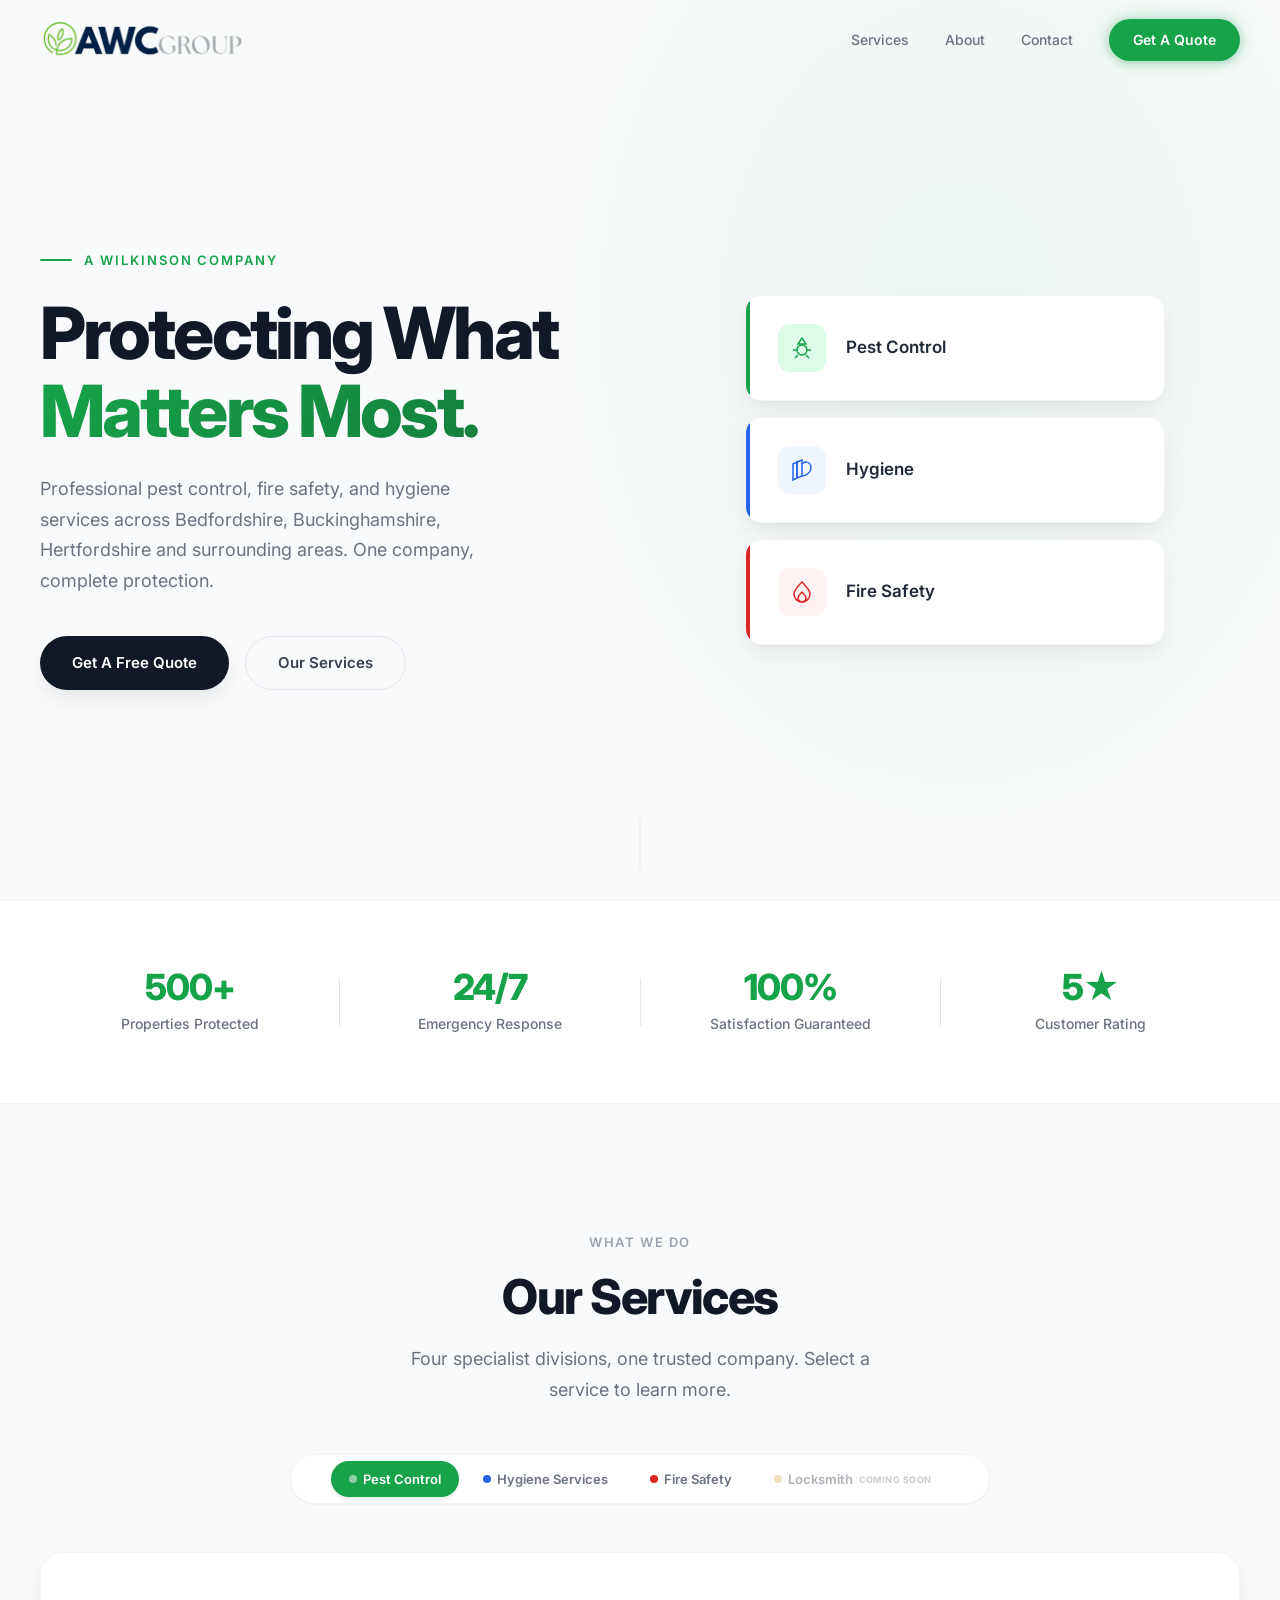
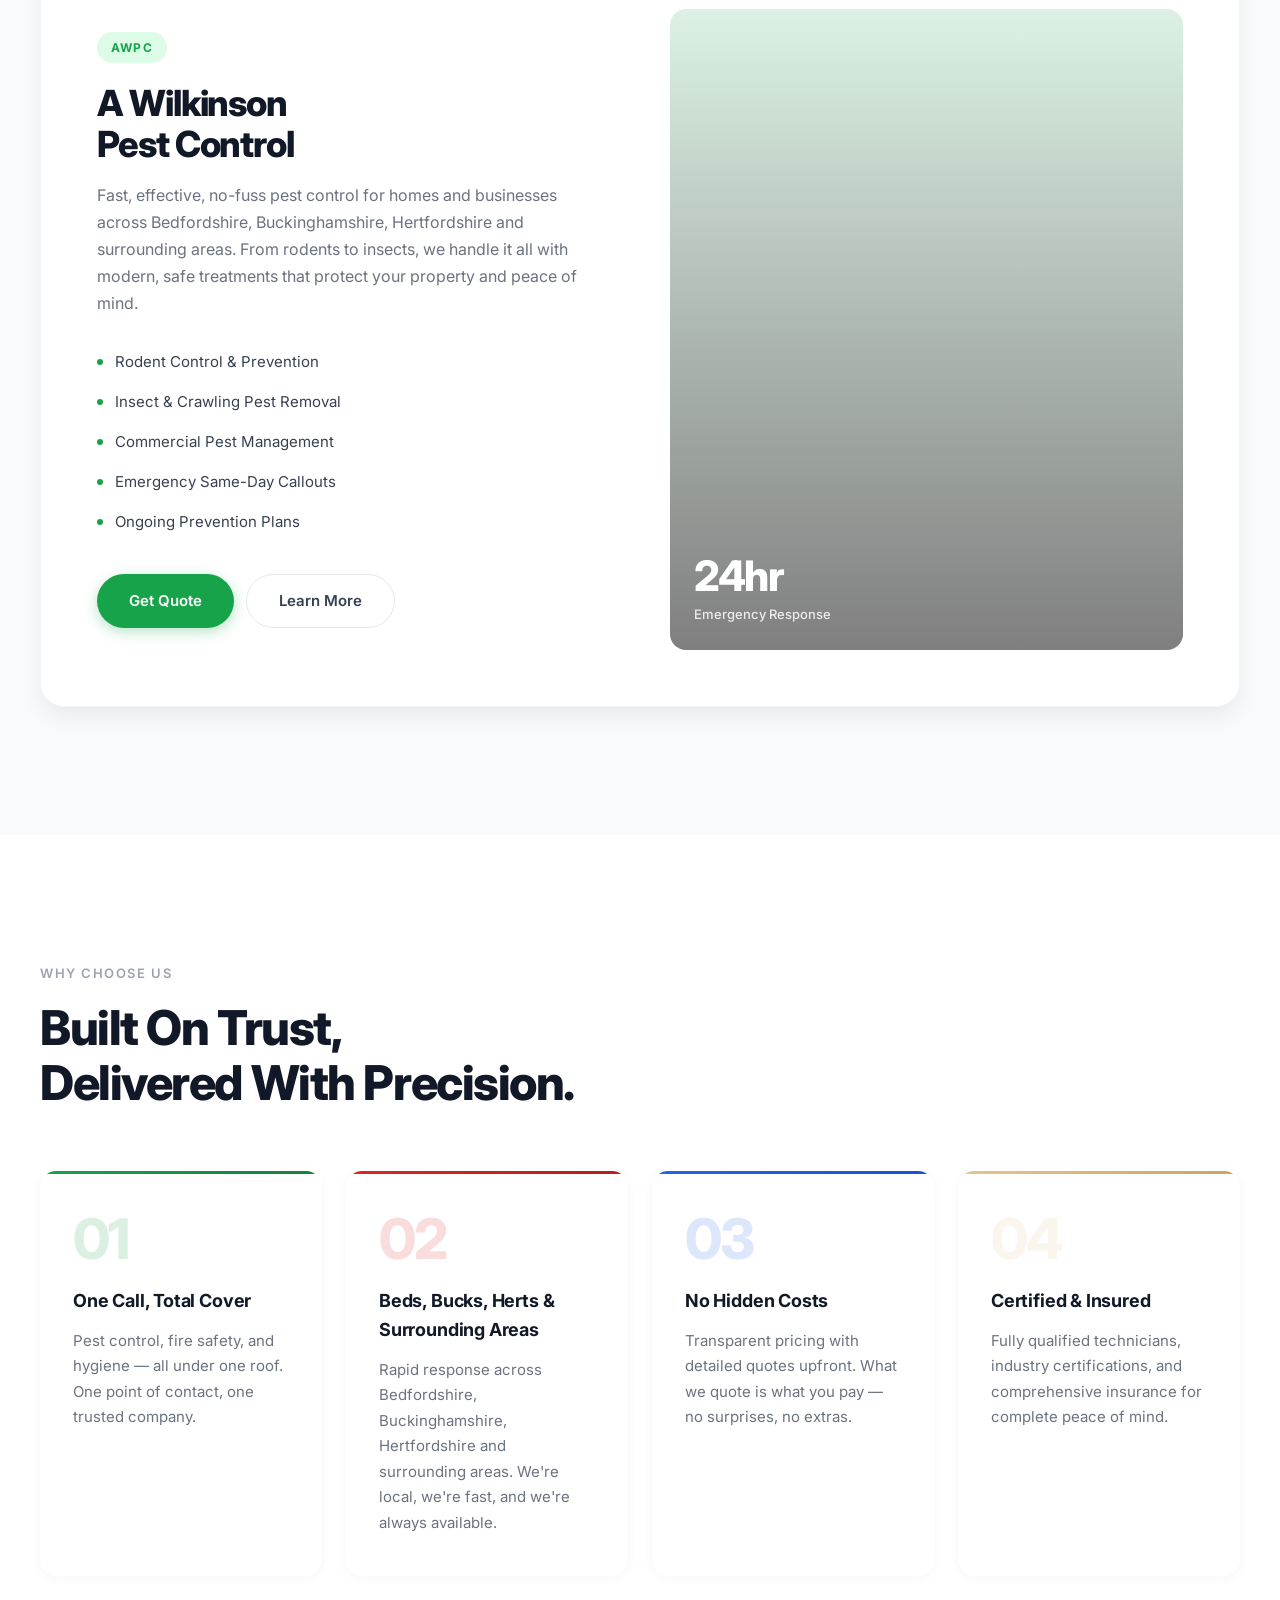
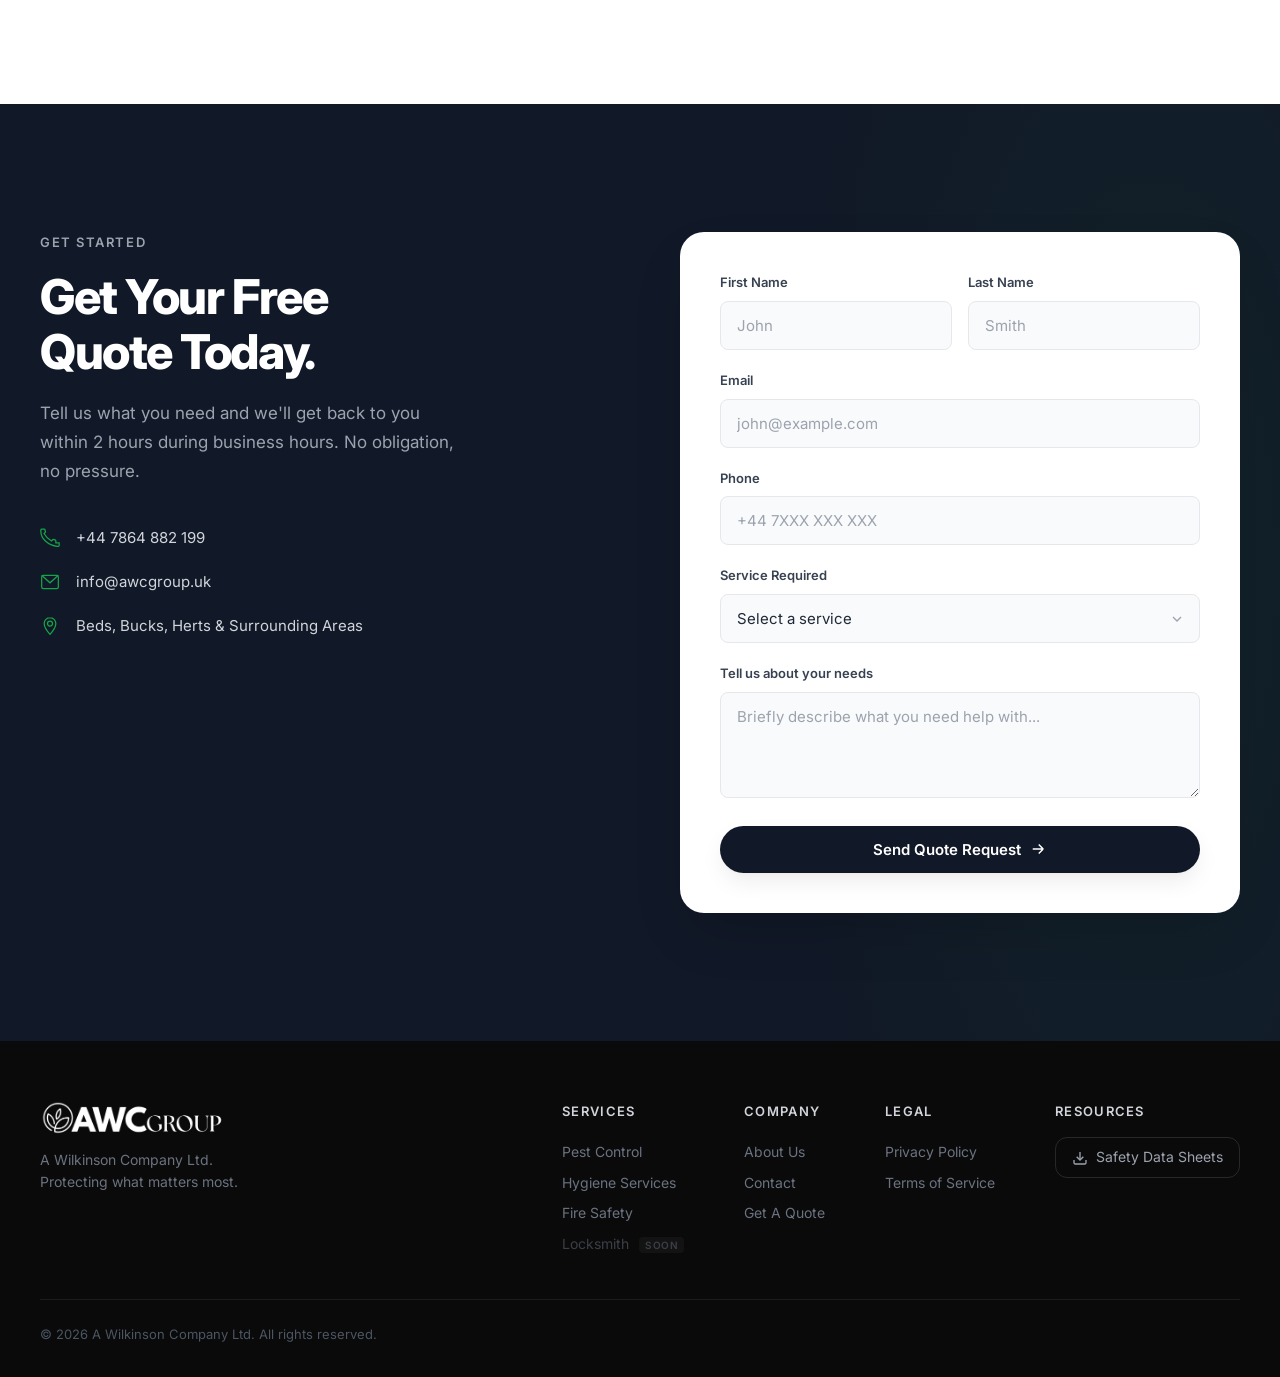
<file: index.html>
<!DOCTYPE html>
<html lang="en">
<head>
    <meta charset="UTF-8">
    <meta name="viewport" content="width=device-width, initial-scale=1.0">
    <title>AWC Group | A Wilkinson Company</title>
    <link rel="icon" type="image/png" href="Assets/logos/awc-brand-circle.png">
    <link rel="apple-touch-icon" href="Assets/logos/awc-brand-circle.png">
    <link rel="preconnect" href="https://fonts.googleapis.com">
    <link rel="preconnect" href="https://fonts.gstatic.com" crossorigin>
    <link href="https://fonts.googleapis.com/css2?family=Inter:wght@300;400;500;600;700;800;900&display=swap" rel="stylesheet">
    <link rel="stylesheet" href="css/style.css?v=20260326">
    <link rel="stylesheet" href="css/animations.css?v=20260326">
</head>
<body>

    <!-- ===== NAVIGATION ===== -->
    <nav class="nav" id="nav">
        <div class="nav__container">
            <a href="index.html" class="nav__logo">
                <img src="Assets/AWC-Brand-Logo-Flat-e1769148801666.webp" alt="AWC Group" class="nav__logo-img">
            </a>

            <div class="nav__links">
                <div class="nav__dropdown">
                    <span class="nav__link" style="cursor: default;">Services</span>
                    <div class="nav__dropdown-menu">
                        <a href="pest-control.html" class="nav__dropdown-item nav__dropdown-item--pest">
                            <span class="nav__dropdown-dot"></span>Pest Control
                        </a>
                        <a href="hygiene-services.html" class="nav__dropdown-item nav__dropdown-item--hygiene">
                            <span class="nav__dropdown-dot"></span>Hygiene Services
                        </a>
                        <a href="fire-safety.html" class="nav__dropdown-item nav__dropdown-item--fire">
                            <span class="nav__dropdown-dot"></span>Fire Safety
                        </a>
                        <a href="#" class="nav__dropdown-item nav__dropdown-item--locksmith nav__dropdown-item--coming-soon">
                            <span class="nav__dropdown-dot"></span>Locksmith<span class="nav__dropdown-coming-soon">Coming Soon</span>
                        </a>
                    </div>
                </div>
                <a href="#about" class="nav__link">About</a>
                <a href="#quote" class="nav__link">Contact</a>
                <a href="#quote" class="nav__cta">Get A Quote</a>
            </div>

            <button class="nav__mobile-toggle" id="mobileToggle" aria-label="Menu">
                <span></span>
                <span></span>
                <span></span>
            </button>
        </div>
    </nav>

    <!-- Mobile Menu -->
    <div class="mobile-menu" id="mobileMenu">
        <div class="mobile-menu__bg"></div>
        <div class="mobile-menu__inner">
            <div class="mobile-menu__services">
                <p class="mobile-menu__services-label">Our Divisions</p>
                <div class="mobile-menu__services-grid">
                    <a href="pest-control.html" class="mobile-menu__service-card mobile-menu__service-card--pest mobile-menu__service-card--active" data-index="4">
                        <div class="mobile-menu__service-icon">
                            <svg viewBox="0 0 24 24" fill="none" stroke="currentColor" stroke-width="1.5"><path d="M12 2L8 8H16L12 2Z"/><circle cx="12" cy="14" r="5"/><path d="M7 14H3M21 14H17"/></svg>
                        </div>
                        <div class="mobile-menu__service-info">
                            <span class="mobile-menu__service-name">Pest Control</span>
                            <span class="mobile-menu__service-tag">AWPC</span>
                        </div>
                        <svg class="mobile-menu__service-arrow" viewBox="0 0 24 24" fill="none" stroke="currentColor" stroke-width="2"><path d="M5 12H19M19 12L13 6M19 12L13 18"/></svg>
                    </a>
                    <a href="hygiene-services.html" class="mobile-menu__service-card mobile-menu__service-card--hygiene mobile-menu__service-card--active" data-index="5">
                        <div class="mobile-menu__service-icon">
                            <svg viewBox="0 0 24 24" fill="none" stroke="currentColor" stroke-width="1.5"><path d="M12 22S20 18 20 12V5L12 2L4 5V12C4 18 12 22 12 22Z"/></svg>
                        </div>
                        <div class="mobile-menu__service-info">
                            <span class="mobile-menu__service-name">Hygiene Services</span>
                            <span class="mobile-menu__service-tag">AWHS</span>
                        </div>
                        <svg class="mobile-menu__service-arrow" viewBox="0 0 24 24" fill="none" stroke="currentColor" stroke-width="2"><path d="M5 12H19M19 12L13 6M19 12L13 18"/></svg>
                    </a>
                    <a href="fire-safety.html" class="mobile-menu__service-card mobile-menu__service-card--fire mobile-menu__service-card--active" data-index="6">
                        <div class="mobile-menu__service-icon">
                            <svg viewBox="0 0 24 24" fill="none" stroke="currentColor" stroke-width="1.5"><path d="M12 2C8 6 4 10 4 14C4 18.4 7.6 22 12 22C16.4 22 20 18.4 20 14C20 10 16 6 12 2Z"/></svg>
                        </div>
                        <div class="mobile-menu__service-info">
                            <span class="mobile-menu__service-name">Fire Safety</span>
                            <span class="mobile-menu__service-tag">AWFS</span>
                        </div>
                        <svg class="mobile-menu__service-arrow" viewBox="0 0 24 24" fill="none" stroke="currentColor" stroke-width="2"><path d="M5 12H19M19 12L13 6M19 12L13 18"/></svg>
                    </a>
                    <div class="mobile-menu__coming-soon-row">
                        <div class="mobile-menu__service-card mobile-menu__service-card--locksmith mobile-menu__service-card--coming-soon" data-index="7">
                            <div class="mobile-menu__service-icon">
                                <svg viewBox="0 0 24 24" fill="none" stroke="currentColor" stroke-width="1.5"><path d="M21 2L19 4M15.5 7.5L19 4M19 4L22 7L18.5 10.5M15.5 7.5L10.5 12.5C9 11 6.5 11 5 12.5C3.5 14 3.5 16.5 5 18C6.5 19.5 9 19.5 10.5 18C12 16.5 12 14 10.5 12.5M15.5 7.5L12 11"/></svg>
                            </div>
                            <div class="mobile-menu__service-info">
                                <span class="mobile-menu__service-name">Locksmith</span>
                                <span class="mobile-menu__service-coming-soon">Coming Soon</span>
                            </div>
                        </div>
                    </div>
                </div>
            </div>
            <div class="mobile-menu__bottom" data-index="8">
                <a href="#quote" class="mobile-menu__cta-btn">
                    Get A Free Quote
                    <svg viewBox="0 0 24 24" fill="none" stroke="currentColor" stroke-width="2" width="18" height="18"><path d="M5 12H19M19 12L13 6M19 12L13 18"/></svg>
                </a>
                <div class="mobile-menu__nav-links">
                    <a href="#about" class="mobile-menu__nav-link">About</a>
                    <a href="#quote" class="mobile-menu__nav-link">Contact</a>
                </div>
                <div class="mobile-menu__contact">
                    <span>info@awcgroup.uk</span>
                    <span>Beds, Bucks, Herts & Surrounding Areas</span>
                </div>
            </div>
        </div>
    </div>

    <!-- ===== HERO ===== -->
    <section class="hero" id="hero">
        <div class="hero__bg">
            <div class="hero__bg-image"></div>
            <div class="hero__gradient"></div>
        </div>
        <div class="hero__container">
            <div class="hero__content fade-up">
                <p class="hero__label">A Wilkinson Company</p>
                <h1 class="hero__title">
                    Protecting What<br>
                    <span class="hero__title-accent">Matters Most.</span>
                </h1>
                <p class="hero__subtitle">
                    Professional pest control, fire safety, and hygiene services across Bedfordshire, Buckinghamshire, Hertfordshire and surrounding areas. One company, complete protection.
                </p>
                <div class="hero__actions">
                    <a href="#quote" class="btn btn--primary">Get A Free Quote</a>
                    <a href="#services" class="btn btn--ghost">Our Services</a>
                </div>
            </div>
            <div class="hero__visual fade-up" style="animation-delay: 0.2s">
                <div class="hero__cards">
                    <div class="hero__card hero__card--pest" data-service="pest">
                        <div class="hero__card-icon">
                            <svg viewBox="0 0 24 24" fill="none" stroke="currentColor" stroke-width="1.5"><path d="M12 2L8 8H16L12 2Z"/><circle cx="12" cy="14" r="5"/><path d="M7 14H3M21 14H17M8 19L5 22M16 19L19 22"/></svg>
                        </div>
                        <span>Pest Control</span>
                    </div>
                    <div class="hero__card hero__card--hygiene" data-service="hygiene">
                        <div class="hero__card-icon">
                            <svg viewBox="0 0 24 24" fill="none" stroke="currentColor" stroke-width="1.5"><path d="M3 6L7 4V20L3 22V6Z"/><path d="M7 4L12 2V18L7 20V4Z"/><path d="M12 6C12 6 14 4 16 4C20 4 21 8 21 10C21 14 16 18 12 18"/></svg>
                        </div>
                        <span>Hygiene</span>
                    </div>
                    <div class="hero__card hero__card--fire" data-service="fire">
                        <div class="hero__card-icon">
                            <svg viewBox="0 0 24 24" fill="none" stroke="currentColor" stroke-width="1.5"><path d="M12 2C8 6 4 10 4 14C4 18.4 7.6 22 12 22C16.4 22 20 18.4 20 14C20 10 16 6 12 2Z"/><path d="M12 22C10 22 8 20 8 18C8 16 10 14 12 12C14 14 16 16 16 18C16 20 14 22 12 22Z"/></svg>
                        </div>
                        <span>Fire Safety</span>
                    </div>
                </div>
            </div>
        </div>
        <div class="hero__scroll">
            <div class="hero__scroll-line"></div>
        </div>
    </section>

    <!-- ===== TRUST BAR ===== -->
    <section class="trust">
        <div class="trust__container">
            <div class="trust__item fade-up">
                <span class="trust__number">500+</span>
                <span class="trust__label">Properties Protected</span>
            </div>
            <div class="trust__divider"></div>
            <div class="trust__item fade-up" style="animation-delay: 0.1s">
                <span class="trust__number">24/7</span>
                <span class="trust__label">Emergency Response</span>
            </div>
            <div class="trust__divider"></div>
            <div class="trust__item fade-up" style="animation-delay: 0.2s">
                <span class="trust__number">100%</span>
                <span class="trust__label">Satisfaction Guaranteed</span>
            </div>
            <div class="trust__divider"></div>
            <div class="trust__item fade-up" style="animation-delay: 0.3s">
                <span class="trust__number">5★</span>
                <span class="trust__label">Customer Rating</span>
            </div>
        </div>
    </section>

    <!-- ===== SERVICE SWITCHER ===== -->
    <section class="services" id="services">
        <div class="services__container">
            <div class="services__header fade-up">
                <p class="section-label">What We Do</p>
                <h2 class="section-title">Our Services</h2>
                <p class="section-subtitle">Four specialist divisions, one trusted company. Select a service to learn more.</p>
            </div>

            <!-- Service Tabs -->
            <div class="services__tabs fade-up">
                <button class="services__tab services__tab--active" data-tab="pest">
                    <span class="services__tab-dot services__tab-dot--pest"></span>
                    Pest Control
                </button>
                <button class="services__tab" data-tab="hygiene">
                    <span class="services__tab-dot services__tab-dot--hygiene"></span>
                    Hygiene Services
                </button>
                <button class="services__tab" data-tab="fire">
                    <span class="services__tab-dot services__tab-dot--fire"></span>
                    Fire Safety
                </button>
                <button class="services__tab services__tab--coming-soon" data-tab="locksmith">
                    <span class="services__tab-dot services__tab-dot--locksmith"></span>
                    Locksmith
                    <span class="services__tab-coming-soon">Coming Soon</span>
                </button>
            </div>

            <!-- Service Panels -->
            <div class="services__panels">
                <!-- PEST CONTROL -->
                <div class="services__panel services__panel--active" data-panel="pest">
                    <div class="services__panel-content">
                        <div class="services__panel-text">
                            <div class="services__panel-badge services__panel-badge--pest">AWPC</div>
                            <h3 class="services__panel-title">A Wilkinson<br>Pest Control</h3>
                            <p class="services__panel-desc">
                                Fast, effective, no-fuss pest control for homes and businesses across Bedfordshire, Buckinghamshire, Hertfordshire and surrounding areas. From rodents to insects, we handle it all with modern, safe treatments that protect your property and peace of mind.
                            </p>
                            <ul class="services__panel-list">
                                <li>Rodent Control & Prevention</li>
                                <li>Insect & Crawling Pest Removal</li>
                                <li>Commercial Pest Management</li>
                                <li>Emergency Same-Day Callouts</li>
                                <li>Ongoing Prevention Plans</li>
                            </ul>
                            <div class="services__panel-actions">
                                <a href="#quote" class="btn btn--pest">Get Quote</a>
                                <a href="pest-control.html" class="btn btn--ghost">Learn More</a>
                            </div>
                        </div>
                        <div class="services__panel-visual">
                            <div class="services__panel-image services__panel-image--pest">
                                <div class="services__panel-overlay"></div>
                                <div class="services__panel-stat">
                                    <span class="services__panel-stat-number">24hr</span>
                                    <span class="services__panel-stat-label">Emergency Response</span>
                                </div>
                            </div>
                        </div>
                    </div>
                </div>

                <!-- HYGIENE SERVICES -->
                <div class="services__panel" data-panel="hygiene">
                    <div class="services__panel-content">
                        <div class="services__panel-text">
                            <div class="services__panel-badge services__panel-badge--hygiene">AWHS</div>
                            <h3 class="services__panel-title">A Wilkinson<br>Hygiene Services</h3>
                            <p class="services__panel-desc">
                                Professional hygiene and sanitation services for workplaces, commercial kitchens, and public spaces. We keep your environment clean, safe, and compliant with health regulations.
                            </p>
                            <ul class="services__panel-list">
                                <li>Commercial Deep Cleaning</li>
                                <li>Washroom Hygiene Services</li>
                                <li>Kitchen & Food Area Sanitation</li>
                                <li>Waste Management Solutions</li>
                                <li>Scheduled Maintenance Plans</li>
                            </ul>
                            <div class="services__panel-actions">
                                <a href="#quote" class="btn btn--hygiene">Get Quote</a>
                                <a href="hygiene-services.html" class="btn btn--ghost">Learn More</a>
                            </div>
                        </div>
                        <div class="services__panel-visual">
                            <div class="services__panel-image services__panel-image--hygiene">
                                <div class="services__panel-overlay"></div>
                                <div class="services__panel-stat">
                                    <span class="services__panel-stat-number">5★</span>
                                    <span class="services__panel-stat-label">Rated Service</span>
                                </div>
                            </div>
                        </div>
                    </div>
                </div>

                <!-- FIRE SAFETY -->
                <div class="services__panel" data-panel="fire">
                    <div class="services__panel-content">
                        <div class="services__panel-text">
                            <div class="services__panel-badge services__panel-badge--fire">AWFS</div>
                            <h3 class="services__panel-title">A Wilkinson<br>Fire Safety</h3>
                            <p class="services__panel-desc">
                                Professional fire safety services to keep your premises compliant and your people safe. Expert-led inspections and assessments you can trust.
                            </p>
                            <ul class="services__panel-list">
                                <li>Fire Door Inspection & Assessment</li>
                                <li>Fire Risk Assessment (FRA)</li>
                            </ul>
                            <div class="services__panel-actions">
                                <a href="#quote" class="btn btn--fire">Get Quote</a>
                                <a href="fire-safety.html" class="btn btn--ghost">Learn More</a>
                            </div>
                        </div>
                        <div class="services__panel-visual">
                            <div class="services__panel-image services__panel-image--fire">
                                <div class="services__panel-overlay"></div>
                                <div class="services__panel-stat">
                                    <span class="services__panel-stat-number">100%</span>
                                    <span class="services__panel-stat-label">Compliance Focused</span>
                                </div>
                            </div>
                        </div>
                    </div>
                </div>

                <!-- LOCKSMITH -->
                <div class="services__panel" data-panel="locksmith">
                    <div class="services__panel-content" style="position: relative;">
                        <div class="services__panel-coming-soon">
                            <span class="services__panel-coming-soon-badge">Coming Soon</span>
                        </div>
                        <div class="services__panel-text">
                            <div class="services__panel-badge services__panel-badge--locksmith">AWLS</div>
                            <h3 class="services__panel-title">A Wilkinson<br>Locksmith</h3>
                            <p class="services__panel-desc">
                                Professional locksmith services for homes and businesses across Bedfordshire, Buckinghamshire, Hertfordshire and surrounding areas. From emergency lockouts to security upgrades, we keep your property secure.
                            </p>
                            <ul class="services__panel-list">
                                <li>Emergency Lockout Response</li>
                                <li>Lock Replacement & Repair</li>
                                <li>Security Upgrades</li>
                                <li>Commercial Access Systems</li>
                                <li>Key Cutting & Duplication</li>
                            </ul>
                            <div class="services__panel-actions">
                                <a href="#" class="btn btn--ghost">Learn More</a>
                            </div>
                        </div>
                        <div class="services__panel-visual">
                            <div class="services__panel-image services__panel-image--locksmith">
                                <div class="services__panel-overlay"></div>
                                <div class="services__panel-stat">
                                    <span class="services__panel-stat-number">24/7</span>
                                    <span class="services__panel-stat-label">Emergency Callouts</span>
                                </div>
                            </div>
                        </div>
                    </div>
                </div>
            </div>
        </div>
    </section>

    <!-- ===== WHY AWC ===== -->
    <section class="why" id="about">
        <div class="why__container">
            <div class="why__header fade-up">
                <p class="section-label">Why Choose Us</p>
                <h2 class="section-title">Built On Trust,<br>Delivered With Precision.</h2>
            </div>
            <div class="why__grid">
                <div class="why__card fade-up">
                    <div class="why__card-number">01</div>
                    <h3 class="why__card-title">One Call, Total Cover</h3>
                    <p class="why__card-desc">Pest control, fire safety, and hygiene — all under one roof. One point of contact, one trusted company.</p>
                </div>
                <div class="why__card fade-up" style="animation-delay: 0.1s">
                    <div class="why__card-number">02</div>
                    <h3 class="why__card-title">Beds, Bucks, Herts & Surrounding Areas</h3>
                    <p class="why__card-desc">Rapid response across Bedfordshire, Buckinghamshire, Hertfordshire and surrounding areas. We're local, we're fast, and we're always available.</p>
                </div>
                <div class="why__card fade-up" style="animation-delay: 0.2s">
                    <div class="why__card-number">03</div>
                    <h3 class="why__card-title">No Hidden Costs</h3>
                    <p class="why__card-desc">Transparent pricing with detailed quotes upfront. What we quote is what you pay — no surprises, no extras.</p>
                </div>
                <div class="why__card fade-up" style="animation-delay: 0.3s">
                    <div class="why__card-number">04</div>
                    <h3 class="why__card-title">Certified & Insured</h3>
                    <p class="why__card-desc">Fully qualified technicians, industry certifications, and comprehensive insurance for complete peace of mind.</p>
                </div>
            </div>
        </div>
    </section>

    <!-- ===== QUOTE / CONTACT ===== -->
    <section class="quote" id="quote">
        <div class="quote__container">
            <div class="quote__left fade-up">
                <p class="section-label">Get Started</p>
                <h2 class="section-title section-title--light">Get Your Free<br>Quote Today.</h2>
                <p class="quote__desc">Tell us what you need and we'll get back to you within 2 hours during business hours. No obligation, no pressure.</p>
                <div class="quote__contact-info">
                    <div class="quote__contact-item">
                        <svg viewBox="0 0 24 24" fill="none" stroke="currentColor" stroke-width="1.5"><path d="M22 16.92V19.92C22 20.48 21.56 20.93 21 20.97C20.63 21 20.25 21.01 19.88 21C14.52 20.44 9.47 18.27 5.44 14.56C1.73 11.03 -0.27 6.27 0.03 1.35C0.07 0.78 0.52 0.33 1.08 0.33H4.08C4.58 0.33 5 0.71 5.05 1.2C5.14 2.09 5.33 2.96 5.61 3.8L3.79 5.62C5.85 9.35 8.98 12.48 12.71 14.54L14.53 12.72C15.37 13 16.24 13.19 17.13 13.28C17.62 13.33 18 13.75 18 14.25V16.92H22Z" transform="translate(1,1)"/></svg>
                        <span>+44 7864 882 199</span>
                    </div>
                    <div class="quote__contact-item">
                        <svg viewBox="0 0 24 24" fill="none" stroke="currentColor" stroke-width="1.5"><rect x="2" y="4" width="20" height="16" rx="2"/><path d="M22 4L12 13L2 4"/></svg>
                        <span>info@awcgroup.uk</span>
                    </div>
                    <div class="quote__contact-item">
                        <svg viewBox="0 0 24 24" fill="none" stroke="currentColor" stroke-width="1.5"><path d="M12 2C8.13 2 5 5.13 5 9C5 14.25 12 22 12 22C12 22 19 14.25 19 9C19 5.13 15.87 2 12 2Z"/><circle cx="12" cy="9" r="3"/></svg>
                        <span>Beds, Bucks, Herts & Surrounding Areas</span>
                    </div>
                </div>
            </div>
            <div class="quote__right fade-up" style="animation-delay: 0.15s">
                <form class="quote__form" id="quoteForm">
                    <div class="quote__form-row">
                        <div class="quote__form-group">
                            <label class="quote__form-label">First Name</label>
                            <input type="text" name="firstName" class="quote__form-input" placeholder="John" required>
                        </div>
                        <div class="quote__form-group">
                            <label class="quote__form-label">Last Name</label>
                            <input type="text" name="lastName" class="quote__form-input" placeholder="Smith">
                        </div>
                    </div>
                    <div class="quote__form-group">
                        <label class="quote__form-label">Email</label>
                        <input type="email" name="email" class="quote__form-input" placeholder="john@example.com" required>
                    </div>
                    <div class="quote__form-group">
                        <label class="quote__form-label">Phone</label>
                        <input type="tel" name="phone" class="quote__form-input" placeholder="+44 7XXX XXX XXX" required>
                    </div>
                    <div class="quote__form-group">
                        <label class="quote__form-label">Service Required</label>
                        <select name="service" class="quote__form-input quote__form-select" required>
                            <option value="" disabled selected>Select a service</option>
                            <option value="pest-control">Pest Control</option>
                            <option value="fire-safety">Fire Safety</option>
                            <option value="hygiene-services">Hygiene Services</option>
                            <option value="locksmith">Locksmith</option>
                            <option value="multiple">Multiple Services</option>
                            <option value="other">Other</option>
                        </select>
                    </div>
                    <div class="quote__form-group">
                        <label class="quote__form-label">Tell us about your needs</label>
                        <textarea name="message" class="quote__form-input quote__form-textarea" placeholder="Briefly describe what you need help with..." rows="4" required></textarea>
                    </div>
                    <button type="submit" class="btn btn--primary btn--full">
                        Send Quote Request
                        <svg viewBox="0 0 24 24" fill="none" stroke="currentColor" stroke-width="2" width="18" height="18"><path d="M5 12H19M19 12L13 6M19 12L13 18"/></svg>
                    </button>
                </form>
            </div>
        </div>
    </section>

    <!-- ===== FOOTER ===== -->
    <footer class="footer">
        <div class="footer__container">
            <div class="footer__top">
                <div class="footer__brand">
                    <img src="Assets/AWC-Brand-Logo-Flat-e1769148801666.webp" alt="AWC Group" class="footer__logo-img">
                    <p class="footer__tagline">A Wilkinson Company Ltd.<br>Protecting what matters most.</p>
                </div>
                <div class="footer__links">
                    <div class="footer__col">
                        <h4 class="footer__col-title">Services</h4>
                        <a href="pest-control.html" class="footer__link">Pest Control</a>
                        <a href="hygiene-services.html" class="footer__link">Hygiene Services</a>
                        <a href="fire-safety.html" class="footer__link">Fire Safety</a>
                        <span class="footer__link footer__link--muted">Locksmith <span class="footer__coming-soon">Soon</span></span>
                    </div>
                    <div class="footer__col">
                        <h4 class="footer__col-title">Company</h4>
                        <a href="#about" class="footer__link">About Us</a>
                        <a href="#quote" class="footer__link">Contact</a>
                        <a href="#quote" class="footer__link">Get A Quote</a>
                    </div>
                    <div class="footer__col">
                        <h4 class="footer__col-title">Legal</h4>
                        <a href="privacy-policy.html" class="footer__link">Privacy Policy</a>
                        <a href="terms.html" class="footer__link">Terms of Service</a>
                    </div>
                    <div class="footer__col">
                        <h4 class="footer__col-title">Resources</h4>
                        <a href="Assets/SDS Library Pest Control.pdf" class="footer__download" target="_blank" download>
                            <svg width="16" height="16" viewBox="0 0 24 24" fill="none" stroke="currentColor" stroke-width="2"><path d="M21 15v4a2 2 0 0 1-2 2H5a2 2 0 0 1-2-2v-4"/><polyline points="7 10 12 15 17 10"/><line x1="12" y1="15" x2="12" y2="3"/></svg>
                            Safety Data Sheets
                        </a>
                    </div>
                </div>
            </div>
            <div class="footer__bottom">
                <p>&copy; 2026 A Wilkinson Company Ltd. All rights reserved.</p>
            </div>
        </div>
    </footer>

    <script src="js/main.js?v=20260326"></script>
</body>
</html>
</file>
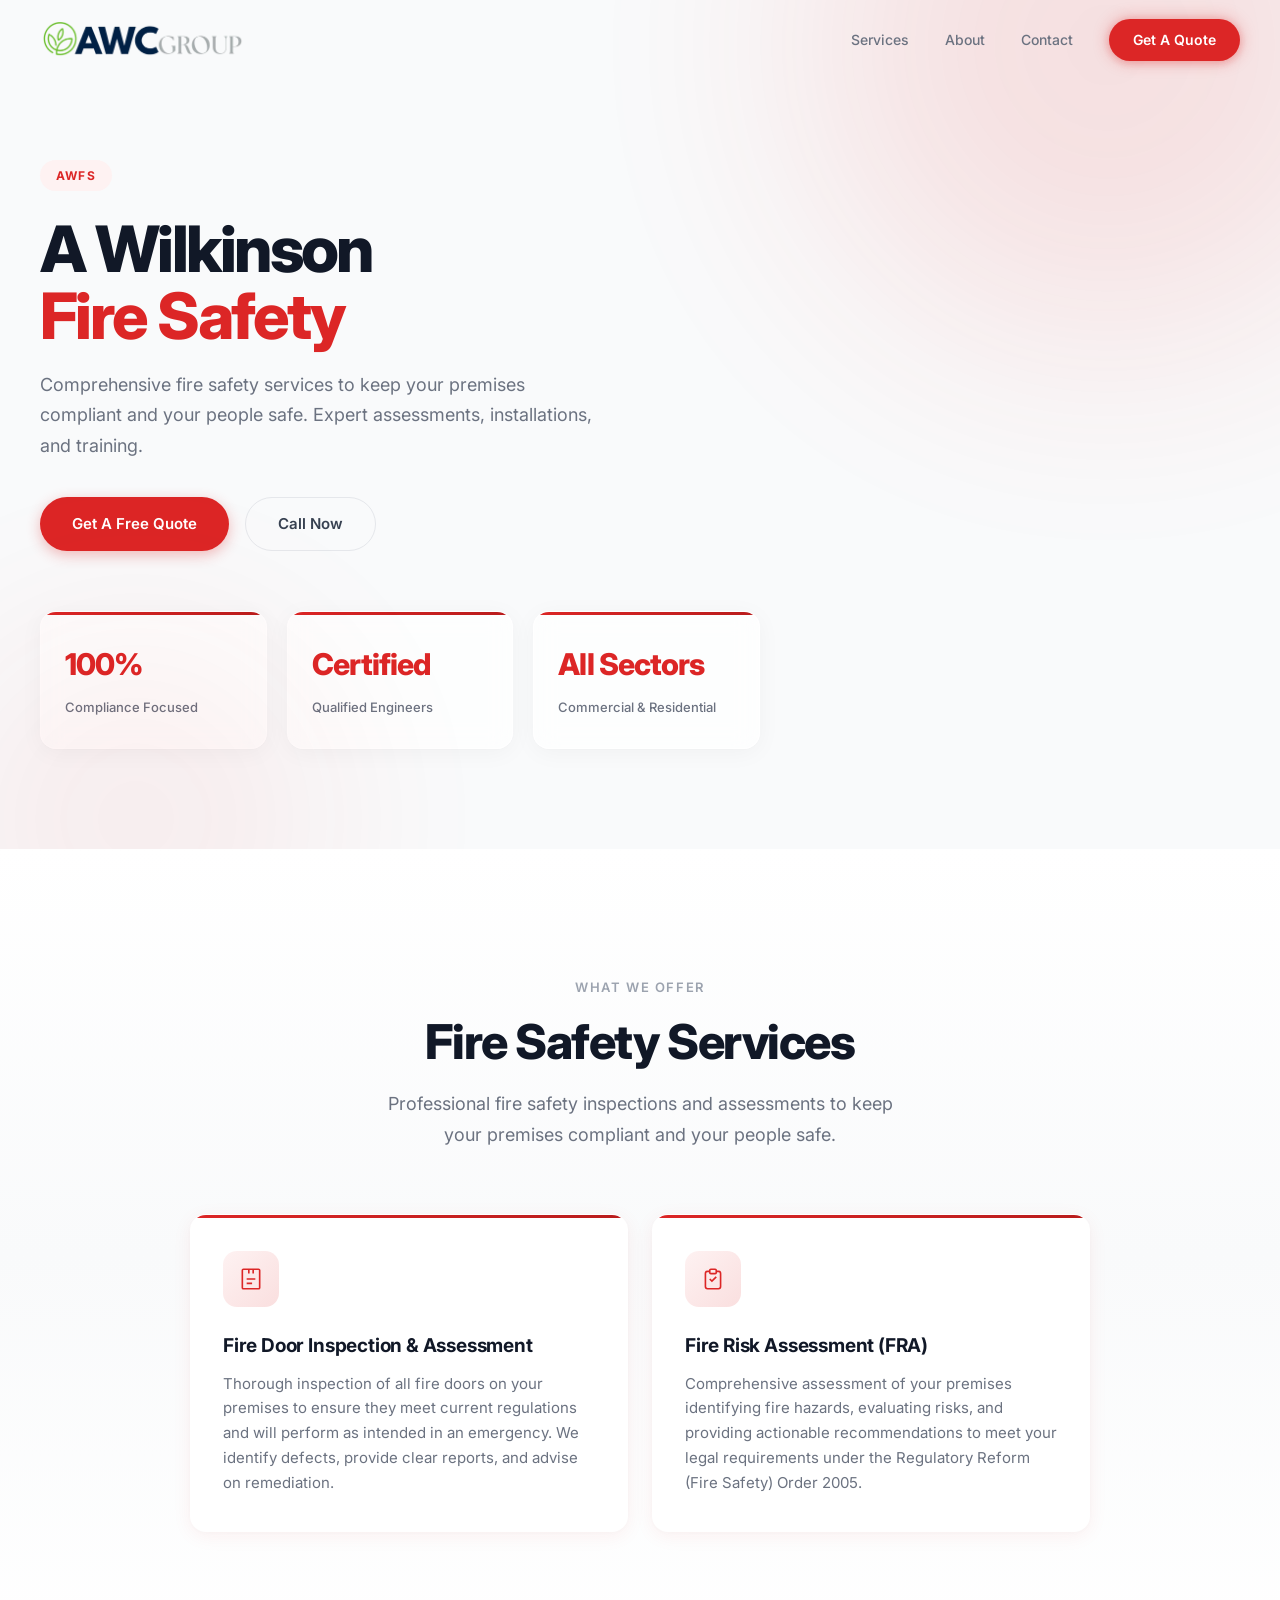
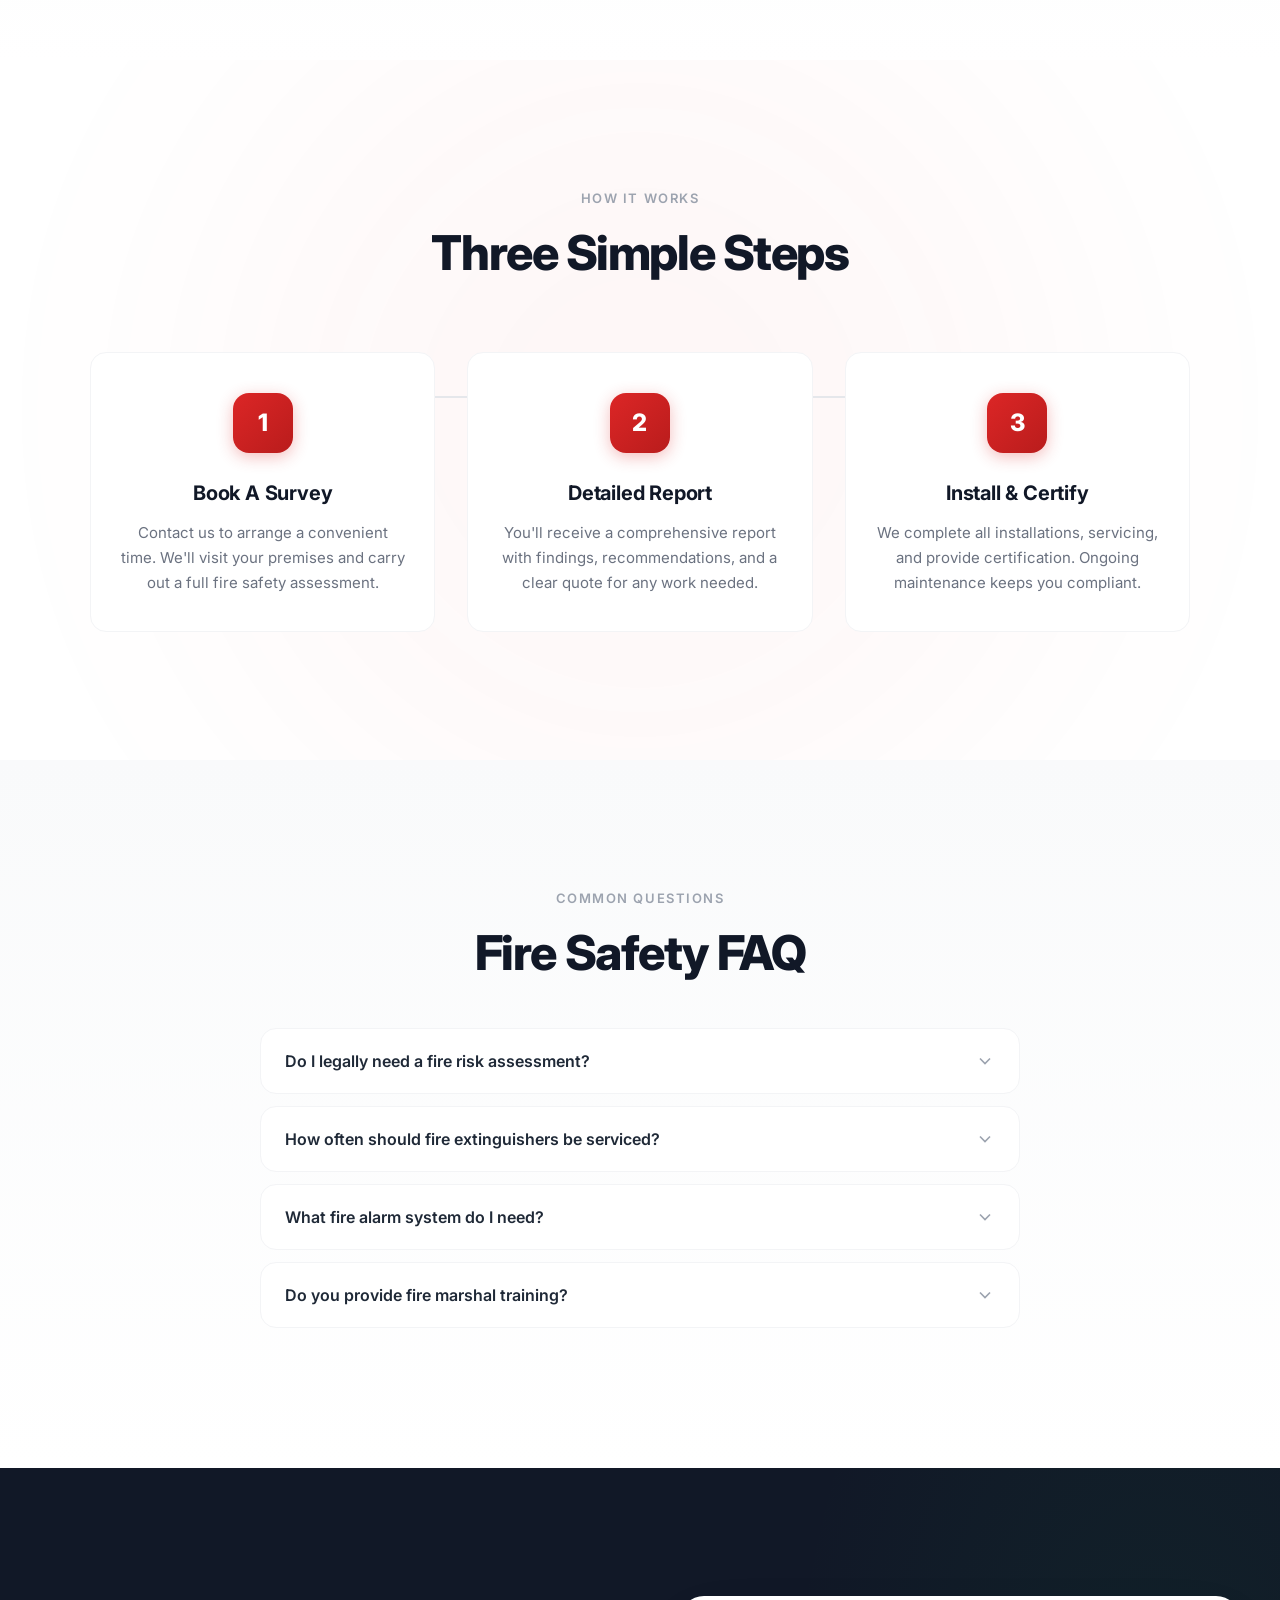
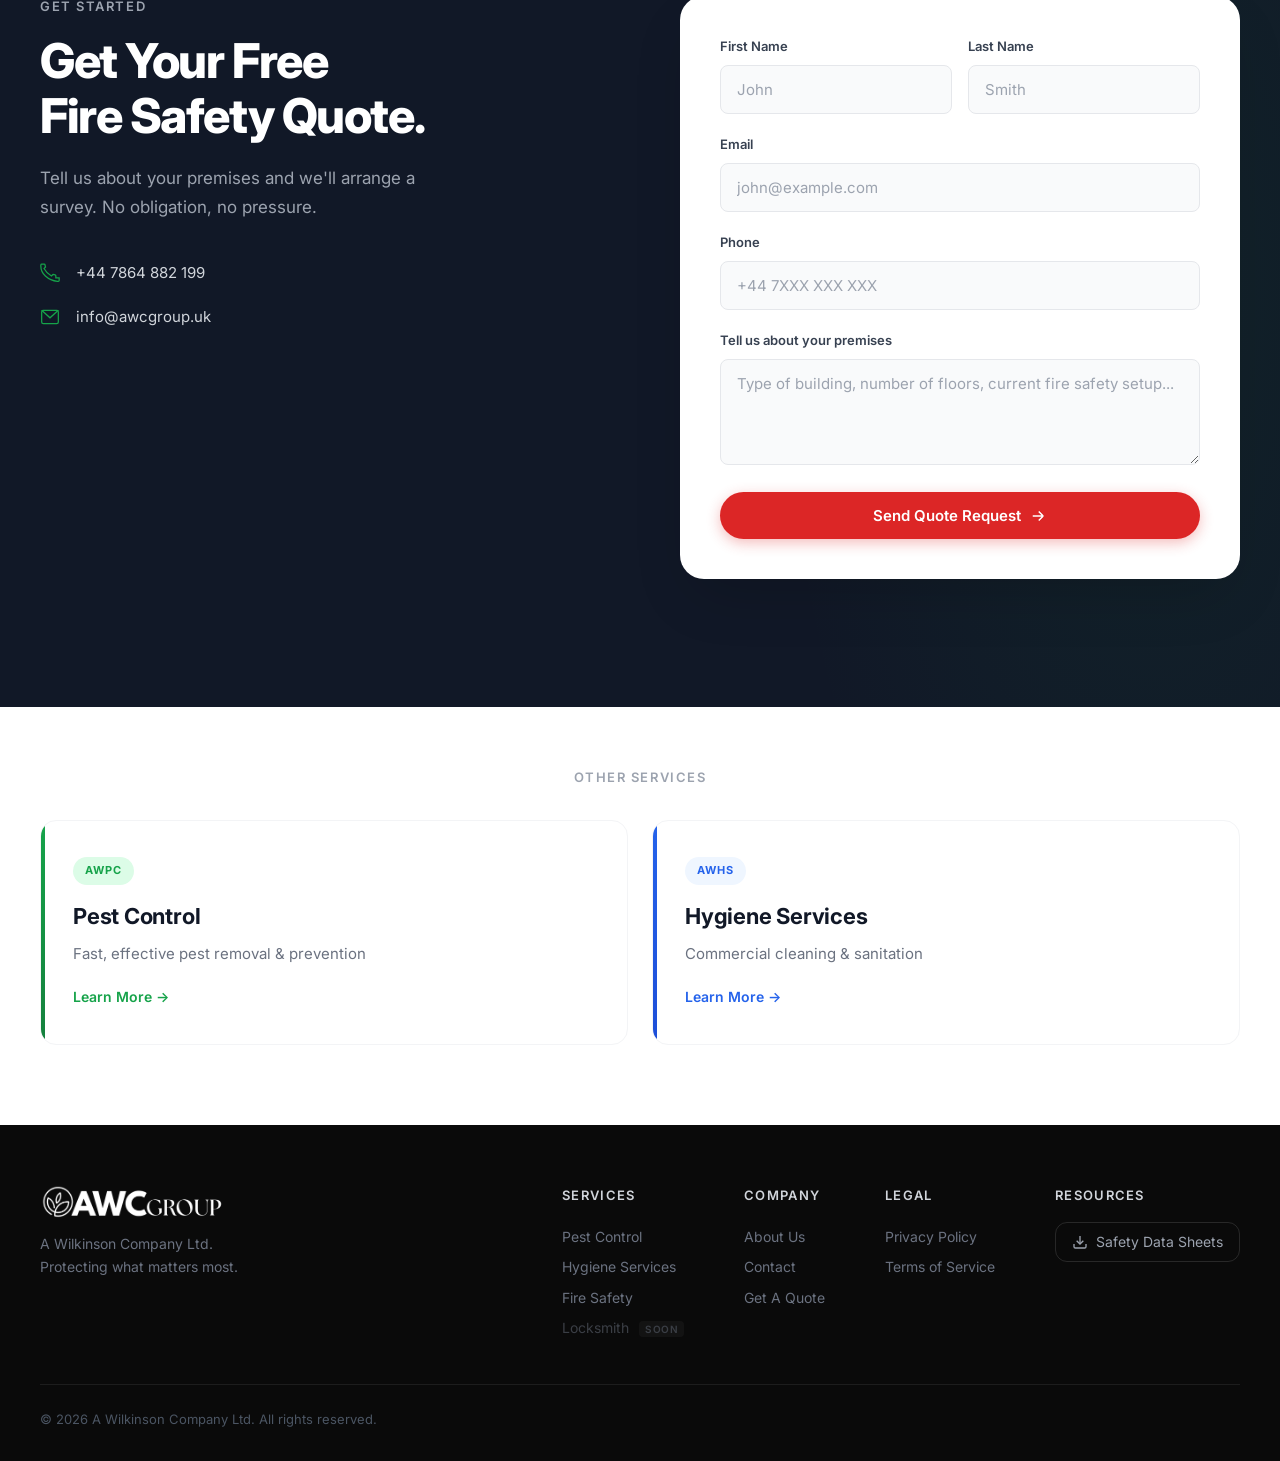
<file: fire-safety.html>
<!DOCTYPE html>
<html lang="en">
<head>
    <meta charset="UTF-8">
    <meta name="viewport" content="width=device-width, initial-scale=1.0">
    <title>Fire Safety | A Wilkinson Fire Safety (AWFS) | Beds, Bucks, Herts</title>
    <link rel="icon" type="image/png" href="Assets/logos/awc-brand-circle.png">
    <link rel="apple-touch-icon" href="Assets/logos/awc-brand-circle.png">
    <link rel="preconnect" href="https://fonts.googleapis.com">
    <link rel="preconnect" href="https://fonts.gstatic.com" crossorigin>
    <link href="https://fonts.googleapis.com/css2?family=Inter:wght@300;400;500;600;700;800;900&display=swap" rel="stylesheet">
    <link rel="stylesheet" href="css/style.css?v=20260326">
    <link rel="stylesheet" href="css/animations.css?v=20260326">
    <link rel="stylesheet" href="css/service-page.css?v=20260326">
</head>
<body data-service="fire">

    <!-- ===== NAVIGATION ===== -->
    <nav class="nav nav--scrolled" id="nav">
        <div class="nav__container">
            <a href="index.html" class="nav__logo">
                <img src="Assets/AWC-Brand-Logo-Flat-e1769148801666.webp" alt="AWC Group" class="nav__logo-img">
            </a>
            <div class="nav__links">
                <div class="nav__dropdown">
                    <span class="nav__link" style="cursor: default;">Services</span>
                    <div class="nav__dropdown-menu">
                        <a href="pest-control.html" class="nav__dropdown-item nav__dropdown-item--pest">
                            <span class="nav__dropdown-dot"></span>Pest Control
                        </a>
                        <a href="hygiene-services.html" class="nav__dropdown-item nav__dropdown-item--hygiene">
                            <span class="nav__dropdown-dot"></span>Hygiene Services
                        </a>
                        <a href="fire-safety.html" class="nav__dropdown-item nav__dropdown-item--fire">
                            <span class="nav__dropdown-dot"></span>Fire Safety
                        </a>
                        <a href="#" class="nav__dropdown-item nav__dropdown-item--locksmith nav__dropdown-item--coming-soon">
                            <span class="nav__dropdown-dot"></span>Locksmith<span class="nav__dropdown-coming-soon">Coming Soon</span>
                        </a>
                    </div>
                </div>
                <a href="index.html#about" class="nav__link">About</a>
                <a href="#quote" class="nav__link">Contact</a>
                <a href="#quote" class="nav__cta">Get A Quote</a>
            </div>
            <button class="nav__mobile-toggle" id="mobileToggle" aria-label="Menu">
                <span></span><span></span><span></span>
            </button>
        </div>
    </nav>

    <!-- Mobile Menu -->
    <div class="mobile-menu" id="mobileMenu">
        <div class="mobile-menu__bg"></div>
        <div class="mobile-menu__inner">
            <div class="mobile-menu__services">
                <p class="mobile-menu__services-label">Our Divisions</p>
                <div class="mobile-menu__services-grid">
                    <a href="pest-control.html" class="mobile-menu__service-card mobile-menu__service-card--pest mobile-menu__service-card--active" data-index="4">
                        <div class="mobile-menu__service-icon">
                            <svg viewBox="0 0 24 24" fill="none" stroke="currentColor" stroke-width="1.5"><path d="M12 2L8 8H16L12 2Z"/><circle cx="12" cy="14" r="5"/><path d="M7 14H3M21 14H17"/></svg>
                        </div>
                        <div class="mobile-menu__service-info">
                            <span class="mobile-menu__service-name">Pest Control</span>
                            <span class="mobile-menu__service-tag">AWPC</span>
                        </div>
                        <svg class="mobile-menu__service-arrow" viewBox="0 0 24 24" fill="none" stroke="currentColor" stroke-width="2"><path d="M5 12H19M19 12L13 6M19 12L13 18"/></svg>
                    </a>
                    <a href="hygiene-services.html" class="mobile-menu__service-card mobile-menu__service-card--hygiene mobile-menu__service-card--active" data-index="5">
                        <div class="mobile-menu__service-icon">
                            <svg viewBox="0 0 24 24" fill="none" stroke="currentColor" stroke-width="1.5"><path d="M12 22S20 18 20 12V5L12 2L4 5V12C4 18 12 22 12 22Z"/></svg>
                        </div>
                        <div class="mobile-menu__service-info">
                            <span class="mobile-menu__service-name">Hygiene Services</span>
                            <span class="mobile-menu__service-tag">AWHS</span>
                        </div>
                        <svg class="mobile-menu__service-arrow" viewBox="0 0 24 24" fill="none" stroke="currentColor" stroke-width="2"><path d="M5 12H19M19 12L13 6M19 12L13 18"/></svg>
                    </a>
                    <a href="fire-safety.html" class="mobile-menu__service-card mobile-menu__service-card--fire mobile-menu__service-card--active" data-index="6">
                        <div class="mobile-menu__service-icon">
                            <svg viewBox="0 0 24 24" fill="none" stroke="currentColor" stroke-width="1.5"><path d="M12 2C8 6 4 10 4 14C4 18.4 7.6 22 12 22C16.4 22 20 18.4 20 14C20 10 16 6 12 2Z"/></svg>
                        </div>
                        <div class="mobile-menu__service-info">
                            <span class="mobile-menu__service-name">Fire Safety</span>
                            <span class="mobile-menu__service-tag">AWFS</span>
                        </div>
                        <svg class="mobile-menu__service-arrow" viewBox="0 0 24 24" fill="none" stroke="currentColor" stroke-width="2"><path d="M5 12H19M19 12L13 6M19 12L13 18"/></svg>
                    </a>
                    <div class="mobile-menu__coming-soon-row">
                        <div class="mobile-menu__service-card mobile-menu__service-card--locksmith mobile-menu__service-card--coming-soon" data-index="7">
                            <div class="mobile-menu__service-icon">
                                <svg viewBox="0 0 24 24" fill="none" stroke="currentColor" stroke-width="1.5"><path d="M21 2L19 4M15.5 7.5L19 4M19 4L22 7L18.5 10.5M15.5 7.5L10.5 12.5C9 11 6.5 11 5 12.5C3.5 14 3.5 16.5 5 18C6.5 19.5 9 19.5 10.5 18C12 16.5 12 14 10.5 12.5M15.5 7.5L12 11"/></svg>
                            </div>
                            <div class="mobile-menu__service-info">
                                <span class="mobile-menu__service-name">Locksmith</span>
                                <span class="mobile-menu__service-coming-soon">Coming Soon</span>
                            </div>
                        </div>
                    </div>
                </div>
            </div>
            <div class="mobile-menu__bottom" data-index="8">
                <a href="#quote" class="mobile-menu__cta-btn">
                    Get A Free Quote
                    <svg viewBox="0 0 24 24" fill="none" stroke="currentColor" stroke-width="2" width="18" height="18"><path d="M5 12H19M19 12L13 6M19 12L13 18"/></svg>
                </a>
                <div class="mobile-menu__nav-links">
                    <a href="index.html#about" class="mobile-menu__nav-link">About</a>
                    <a href="#quote" class="mobile-menu__nav-link">Contact</a>
                </div>
                <div class="mobile-menu__contact">
                    <span>info@awcgroup.uk</span>
                    <span>Beds, Bucks, Herts & Surrounding Areas</span>
                </div>
            </div>
        </div>
    </div>

    <!-- ===== SERVICE HERO ===== -->
    <section class="svc-hero svc-hero--fire">
        <div class="svc-hero__container">
            <div class="svc-hero__content fade-up">
                <div class="svc-hero__badge svc-hero__badge--fire">AWFS</div>
                <h1 class="svc-hero__title">A Wilkinson<br><span>Fire Safety</span></h1>
                <p class="svc-hero__subtitle">Comprehensive fire safety services to keep your premises compliant and your people safe. Expert assessments, installations, and training.</p>
                <div class="svc-hero__actions">
                    <a href="#quote" class="btn btn--fire">Get A Free Quote</a>
                    <a href="tel:+447864882199" class="btn btn--ghost">Call Now</a>
                </div>
            </div>
            <div class="svc-hero__stats fade-up" style="animation-delay: 0.15s">
                <div class="svc-hero__stat">
                    <span class="svc-hero__stat-number">100%</span>
                    <span class="svc-hero__stat-label">Compliance Focused</span>
                </div>
                <div class="svc-hero__stat">
                    <span class="svc-hero__stat-number">Certified</span>
                    <span class="svc-hero__stat-label">Qualified Engineers</span>
                </div>
                <div class="svc-hero__stat">
                    <span class="svc-hero__stat-number">All Sectors</span>
                    <span class="svc-hero__stat-label">Commercial & Residential</span>
                </div>
            </div>
        </div>
    </section>

    <!-- ===== SERVICES GRID ===== -->
    <section class="svc-detail">
        <div class="svc-detail__container">
            <div class="svc-detail__header fade-up">
                <p class="section-label">What We Offer</p>
                <h2 class="section-title">Fire Safety Services</h2>
                <p class="section-subtitle">Professional fire safety inspections and assessments to keep your premises compliant and your people safe.</p>
            </div>
            <div class="svc-detail__grid svc-detail__grid--two">
                <div class="svc-detail__card fade-up">
                    <div class="svc-detail__card-icon svc-detail__card-icon--fire">
                        <svg viewBox="0 0 24 24" fill="none" stroke="currentColor" stroke-width="1.5"><rect x="4" y="3" width="16" height="18" rx="1"/><path d="M14 3v4M10 3v4M8 12h8M8 16h5"/></svg>
                    </div>
                    <h3 class="svc-detail__card-title">Fire Door Inspection & Assessment</h3>
                    <p class="svc-detail__card-desc">Thorough inspection of all fire doors on your premises to ensure they meet current regulations and will perform as intended in an emergency. We identify defects, provide clear reports, and advise on remediation.</p>
                </div>
                <div class="svc-detail__card fade-up" style="animation-delay: 0.08s">
                    <div class="svc-detail__card-icon svc-detail__card-icon--fire">
                        <svg viewBox="0 0 24 24" fill="none" stroke="currentColor" stroke-width="1.5"><path d="M9 5H7C5.9 5 5 5.9 5 7V19C5 20.1 5.9 21 7 21H17C18.1 21 19 20.1 19 19V7C19 5.9 18.1 5 17 5H15"/><rect x="9" y="3" width="6" height="4" rx="1"/><path d="M9 12L11 14L15 10"/></svg>
                    </div>
                    <h3 class="svc-detail__card-title">Fire Risk Assessment (FRA)</h3>
                    <p class="svc-detail__card-desc">Comprehensive assessment of your premises identifying fire hazards, evaluating risks, and providing actionable recommendations to meet your legal requirements under the Regulatory Reform (Fire Safety) Order 2005.</p>
                </div>
            </div>
        </div>
    </section>

    <!-- ===== HOW IT WORKS ===== -->
    <section class="svc-process">
        <div class="svc-process__container">
            <div class="svc-process__header fade-up">
                <p class="section-label">How It Works</p>
                <h2 class="section-title">Three Simple Steps</h2>
            </div>
            <div class="svc-process__steps">
                <div class="svc-process__step fade-up">
                    <div class="svc-process__step-number svc-process__step-number--fire">1</div>
                    <h3 class="svc-process__step-title">Book A Survey</h3>
                    <p class="svc-process__step-desc">Contact us to arrange a convenient time. We'll visit your premises and carry out a full fire safety assessment.</p>
                </div>
                <div class="svc-process__step-line"></div>
                <div class="svc-process__step fade-up" style="animation-delay: 0.1s">
                    <div class="svc-process__step-number svc-process__step-number--fire">2</div>
                    <h3 class="svc-process__step-title">Detailed Report</h3>
                    <p class="svc-process__step-desc">You'll receive a comprehensive report with findings, recommendations, and a clear quote for any work needed.</p>
                </div>
                <div class="svc-process__step-line"></div>
                <div class="svc-process__step fade-up" style="animation-delay: 0.2s">
                    <div class="svc-process__step-number svc-process__step-number--fire">3</div>
                    <h3 class="svc-process__step-title">Install & Certify</h3>
                    <p class="svc-process__step-desc">We complete all installations, servicing, and provide certification. Ongoing maintenance keeps you compliant.</p>
                </div>
            </div>
        </div>
    </section>

    <!-- ===== FAQ ===== -->
    <section class="svc-faq">
        <div class="svc-faq__container">
            <div class="svc-faq__header fade-up">
                <p class="section-label">Common Questions</p>
                <h2 class="section-title">Fire Safety FAQ</h2>
            </div>
            <div class="svc-faq__list fade-up">
                <div class="svc-faq__item">
                    <button class="svc-faq__question">
                        <span>Do I legally need a fire risk assessment?</span>
                        <svg viewBox="0 0 24 24" fill="none" stroke="currentColor" stroke-width="2"><path d="M6 9L12 15L18 9"/></svg>
                    </button>
                    <div class="svc-faq__answer">
                        <p>Yes. Under the Regulatory Reform (Fire Safety) Order 2005, all non-domestic premises in England and Wales must have a suitable and sufficient fire risk assessment. This includes offices, shops, restaurants, HMOs, and communal areas of residential buildings.</p>
                    </div>
                </div>
                <div class="svc-faq__item">
                    <button class="svc-faq__question">
                        <span>How often should fire extinguishers be serviced?</span>
                        <svg viewBox="0 0 24 24" fill="none" stroke="currentColor" stroke-width="2"><path d="M6 9L12 15L18 9"/></svg>
                    </button>
                    <div class="svc-faq__answer">
                        <p>Fire extinguishers should be professionally serviced annually. They also need a more thorough extended service at intervals of 5 or 10 years depending on the type.</p>
                    </div>
                </div>
                <div class="svc-faq__item">
                    <button class="svc-faq__question">
                        <span>What fire alarm system do I need?</span>
                        <svg viewBox="0 0 24 24" fill="none" stroke="currentColor" stroke-width="2"><path d="M6 9L12 15L18 9"/></svg>
                    </button>
                    <div class="svc-faq__answer">
                        <p>This depends on the type and size of your premises. We'll assess your building and recommend the appropriate system category (L1-L5 or P1-P2) based on BS 5839 standards and your fire risk assessment.</p>
                    </div>
                </div>
                <div class="svc-faq__item">
                    <button class="svc-faq__question">
                        <span>Do you provide fire marshal training?</span>
                        <svg viewBox="0 0 24 24" fill="none" stroke="currentColor" stroke-width="2"><path d="M6 9L12 15L18 9"/></svg>
                    </button>
                    <div class="svc-faq__answer">
                        <p>Yes. We offer fire awareness training for all staff and dedicated fire marshal/warden training. Sessions can be held at your premises at a time that suits you.</p>
                    </div>
                </div>
            </div>
        </div>
    </section>

    <!-- ===== CTA + QUOTE ===== -->
    <section class="quote" id="quote">
        <div class="quote__container">
            <div class="quote__left fade-up">
                <p class="section-label">Get Started</p>
                <h2 class="section-title section-title--light">Get Your Free<br>Fire Safety Quote.</h2>
                <p class="quote__desc">Tell us about your premises and we'll arrange a survey. No obligation, no pressure.</p>
                <div class="quote__contact-info">
                    <div class="quote__contact-item">
                        <svg viewBox="0 0 24 24" fill="none" stroke="currentColor" stroke-width="1.5"><path d="M22 16.92V19.92C22 20.48 21.56 20.93 21 20.97C20.63 21 20.25 21.01 19.88 21C14.52 20.44 9.47 18.27 5.44 14.56C1.73 11.03 -0.27 6.27 0.03 1.35C0.07 0.78 0.52 0.33 1.08 0.33H4.08C4.58 0.33 5 0.71 5.05 1.2C5.14 2.09 5.33 2.96 5.61 3.8L3.79 5.62C5.85 9.35 8.98 12.48 12.71 14.54L14.53 12.72C15.37 13 16.24 13.19 17.13 13.28C17.62 13.33 18 13.75 18 14.25V16.92H22Z" transform="translate(1,1)"/></svg>
                        <span>+44 7864 882 199</span>
                    </div>
                    <div class="quote__contact-item">
                        <svg viewBox="0 0 24 24" fill="none" stroke="currentColor" stroke-width="1.5"><rect x="2" y="4" width="20" height="16" rx="2"/><path d="M22 4L12 13L2 4"/></svg>
                        <span>info@awcgroup.uk</span>
                    </div>
                </div>
            </div>
            <div class="quote__right fade-up" style="animation-delay: 0.15s">
                <form class="quote__form" id="quoteForm">
                    <div class="quote__form-row">
                        <div class="quote__form-group">
                            <label class="quote__form-label">First Name</label>
                            <input type="text" name="firstName" class="quote__form-input" placeholder="John" required>
                        </div>
                        <div class="quote__form-group">
                            <label class="quote__form-label">Last Name</label>
                            <input type="text" name="lastName" class="quote__form-input" placeholder="Smith">
                        </div>
                    </div>
                    <div class="quote__form-group">
                        <label class="quote__form-label">Email</label>
                        <input type="email" name="email" class="quote__form-input" placeholder="john@example.com" required>
                    </div>
                    <div class="quote__form-group">
                        <label class="quote__form-label">Phone</label>
                        <input type="tel" name="phone" class="quote__form-input" placeholder="+44 7XXX XXX XXX" required>
                    </div>
                    <div class="quote__form-group">
                        <label class="quote__form-label">Tell us about your premises</label>
                        <textarea name="message" class="quote__form-input quote__form-textarea" placeholder="Type of building, number of floors, current fire safety setup..." rows="4" required></textarea>
                    </div>
                    <input type="hidden" name="service" value="fire-safety">
                    <button type="submit" class="btn btn--fire btn--full">
                        Send Quote Request
                        <svg viewBox="0 0 24 24" fill="none" stroke="currentColor" stroke-width="2" width="18" height="18"><path d="M5 12H19M19 12L13 6M19 12L13 18"/></svg>
                    </button>
                </form>
            </div>
        </div>
    </section>

    <!-- ===== OTHER SERVICES ===== -->
    <section class="svc-other">
        <div class="svc-other__container">
            <p class="section-label" style="text-align:center">Other Services</p>
            <div class="svc-other__grid">
                <a href="pest-control.html" class="svc-other__card svc-other__card--pest">
                    <div class="svc-other__card-badge">AWPC</div>
                    <h3>Pest Control</h3>
                    <p>Fast, effective pest removal & prevention</p>
                    <span class="svc-other__card-link">Learn More &rarr;</span>
                </a>
                <a href="hygiene-services.html" class="svc-other__card svc-other__card--hygiene">
                    <div class="svc-other__card-badge">AWHS</div>
                    <h3>Hygiene Services</h3>
                    <p>Commercial cleaning & sanitation</p>
                    <span class="svc-other__card-link">Learn More &rarr;</span>
                </a>
            </div>
        </div>
    </section>

    <!-- ===== FOOTER ===== -->
    <footer class="footer">
        <div class="footer__container">
            <div class="footer__top">
                <div class="footer__brand">
                    <img src="Assets/AWC-Brand-Logo-Flat-e1769148801666.webp" alt="AWC Group" class="footer__logo-img">
                    <p class="footer__tagline">A Wilkinson Company Ltd.<br>Protecting what matters most.</p>
                </div>
                <div class="footer__links">
                    <div class="footer__col">
                        <h4 class="footer__col-title">Services</h4>
                        <a href="pest-control.html" class="footer__link">Pest Control</a>
                        <a href="hygiene-services.html" class="footer__link">Hygiene Services</a>
                        <a href="fire-safety.html" class="footer__link">Fire Safety</a>
                        <span class="footer__link footer__link--muted">Locksmith <span class="footer__coming-soon">Soon</span></span>
                    </div>
                    <div class="footer__col">
                        <h4 class="footer__col-title">Company</h4>
                        <a href="index.html#about" class="footer__link">About Us</a>
                        <a href="#quote" class="footer__link">Contact</a>
                        <a href="#quote" class="footer__link">Get A Quote</a>
                    </div>
                    <div class="footer__col">
                        <h4 class="footer__col-title">Legal</h4>
                        <a href="privacy-policy.html" class="footer__link">Privacy Policy</a>
                        <a href="terms.html" class="footer__link">Terms of Service</a>
                    </div>
                    <div class="footer__col">
                        <h4 class="footer__col-title">Resources</h4>
                        <a href="Assets/SDS Library Pest Control.pdf" class="footer__download" target="_blank" download>
                            <svg width="16" height="16" viewBox="0 0 24 24" fill="none" stroke="currentColor" stroke-width="2"><path d="M21 15v4a2 2 0 0 1-2 2H5a2 2 0 0 1-2-2v-4"/><polyline points="7 10 12 15 17 10"/><line x1="12" y1="15" x2="12" y2="3"/></svg>
                            Safety Data Sheets
                        </a>
                    </div>
                </div>
            </div>
            <div class="footer__bottom">
                <p>&copy; 2026 A Wilkinson Company Ltd. All rights reserved.</p>
            </div>
        </div>
    </footer>

    <script src="js/main.js?v=20260326"></script>
</body>
</html>
</file>
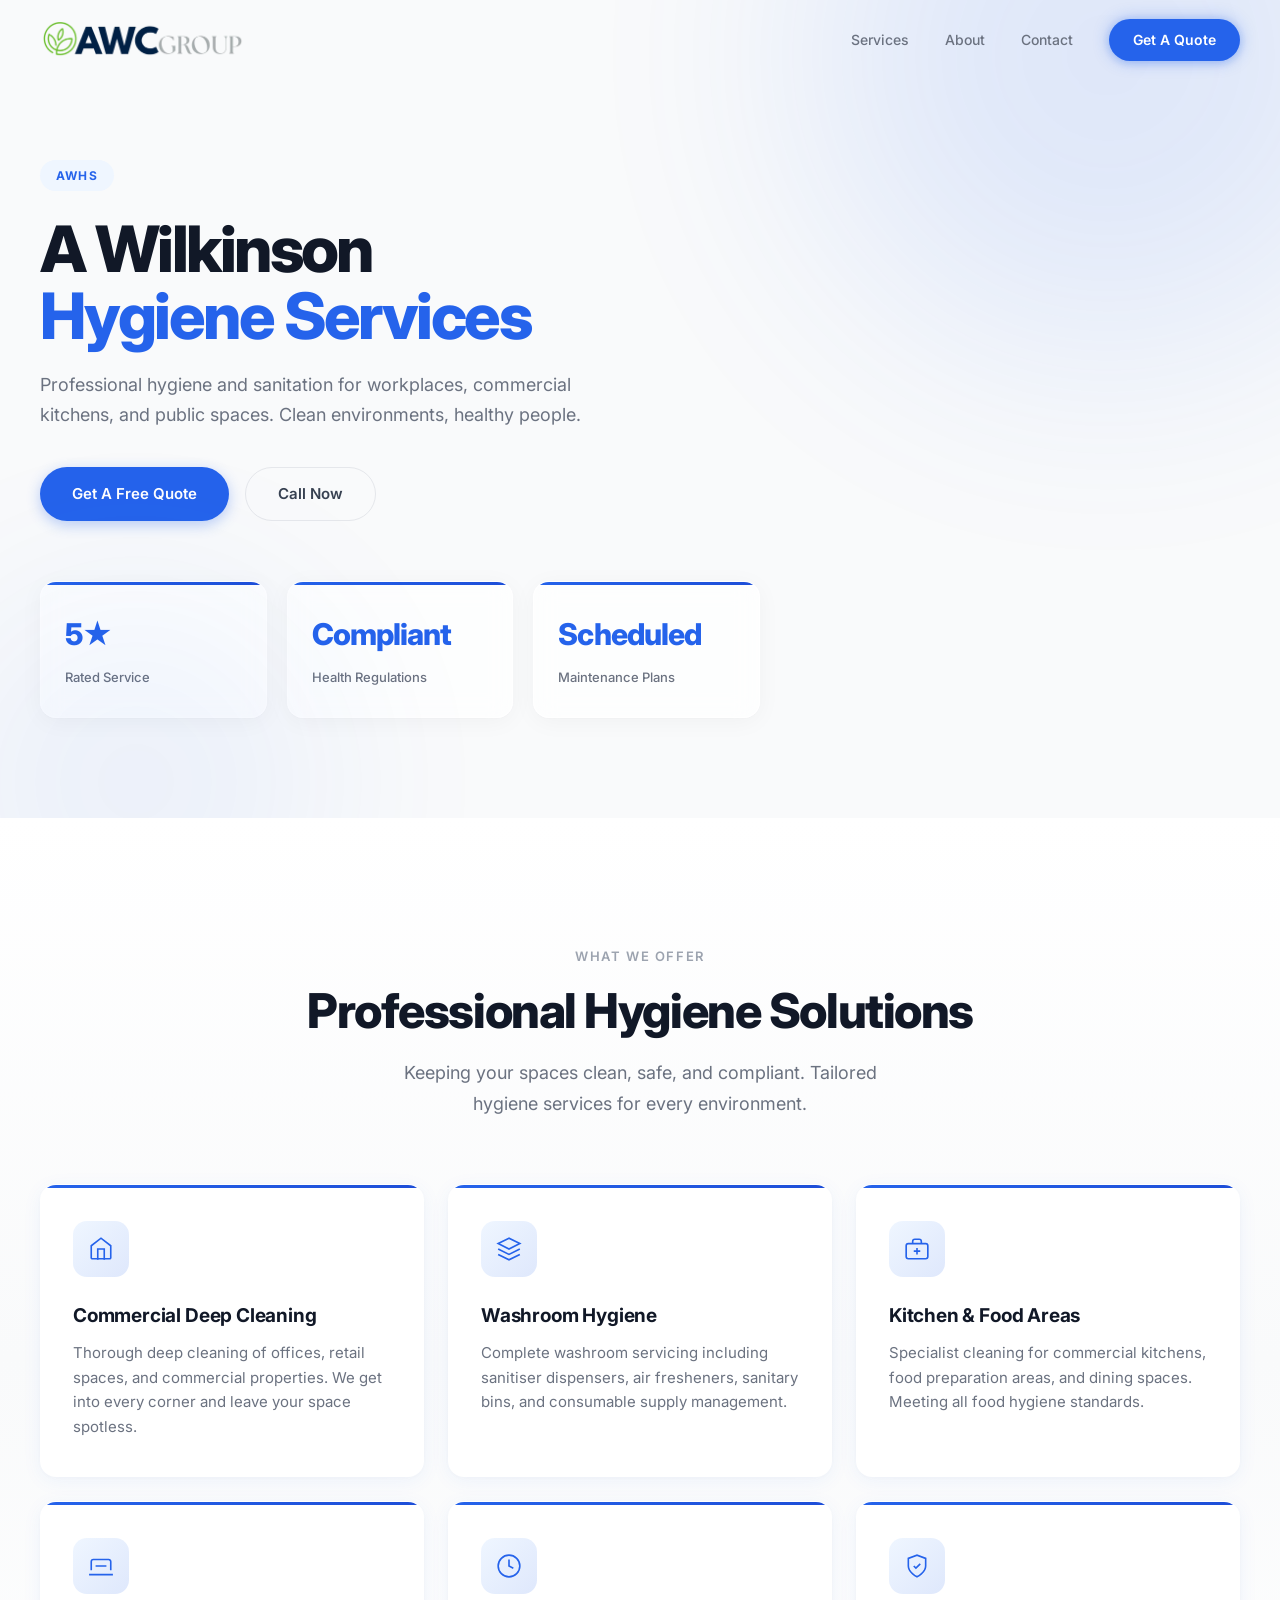
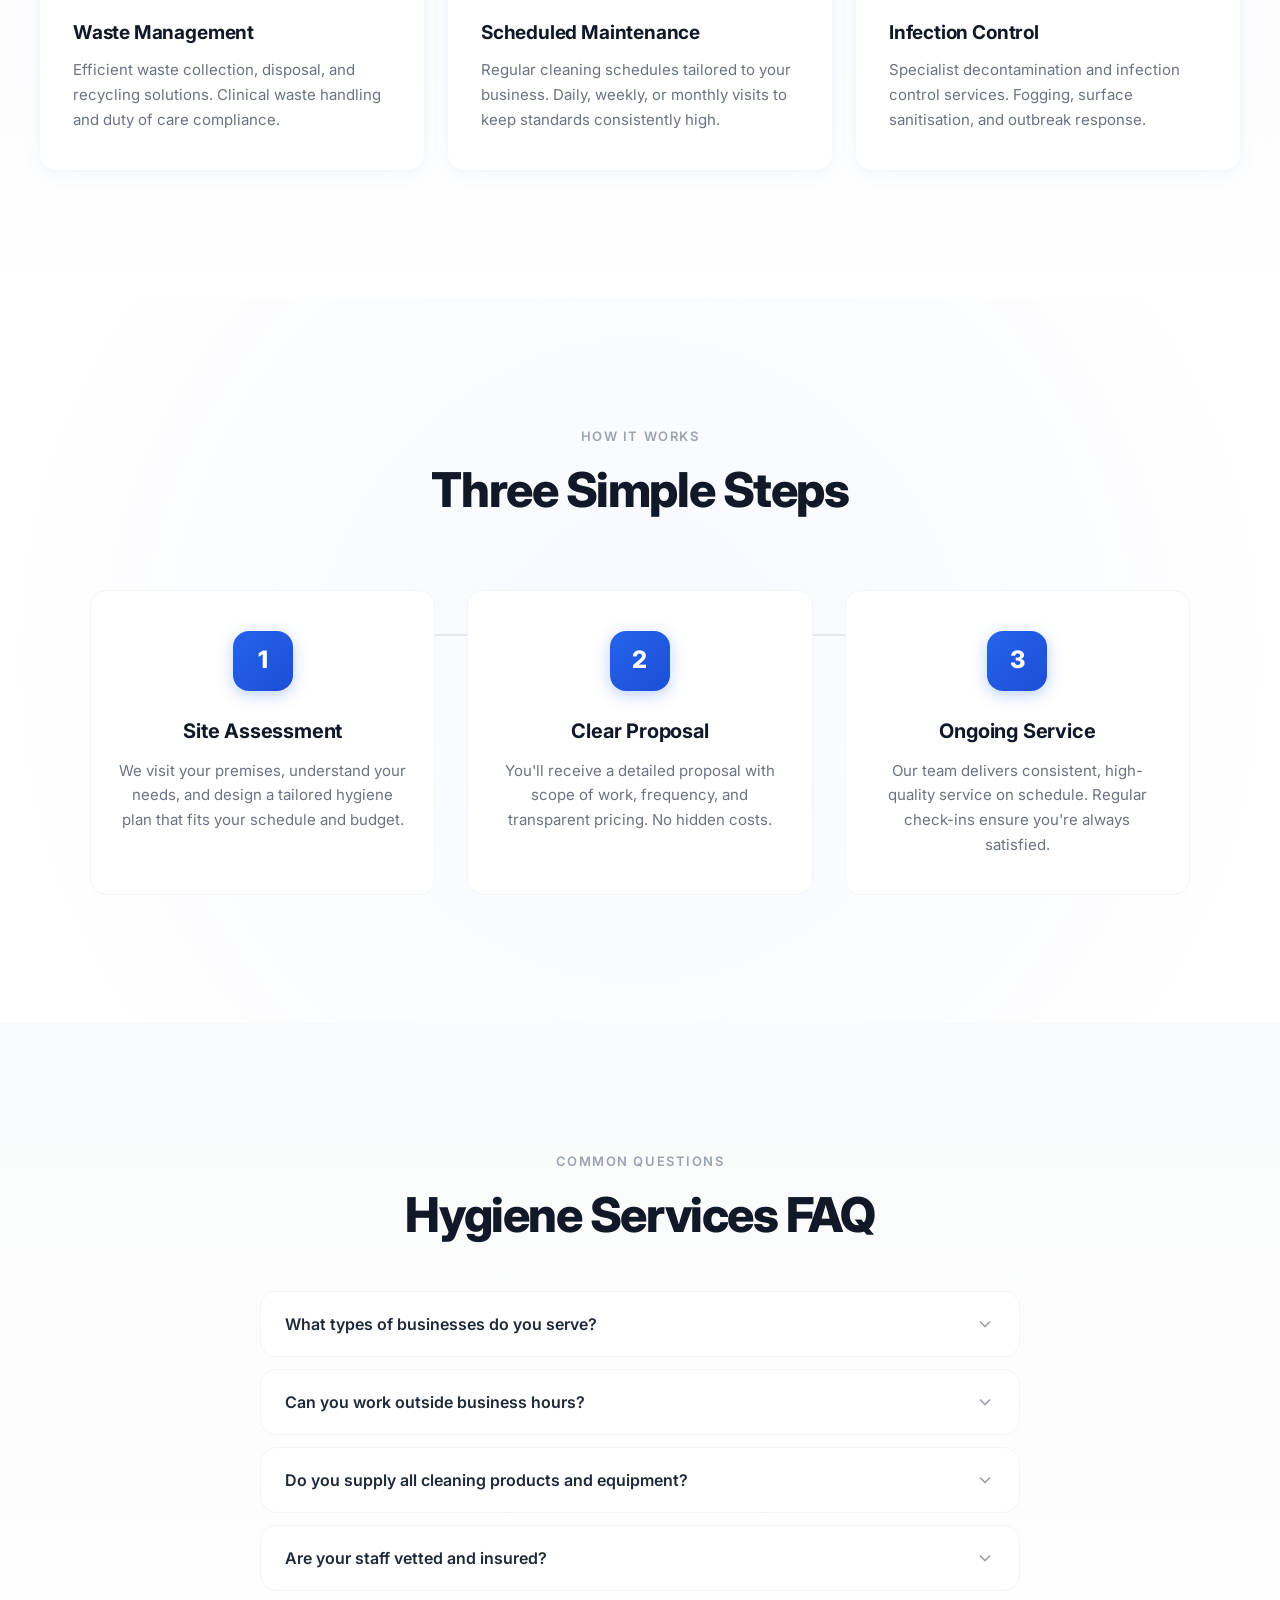
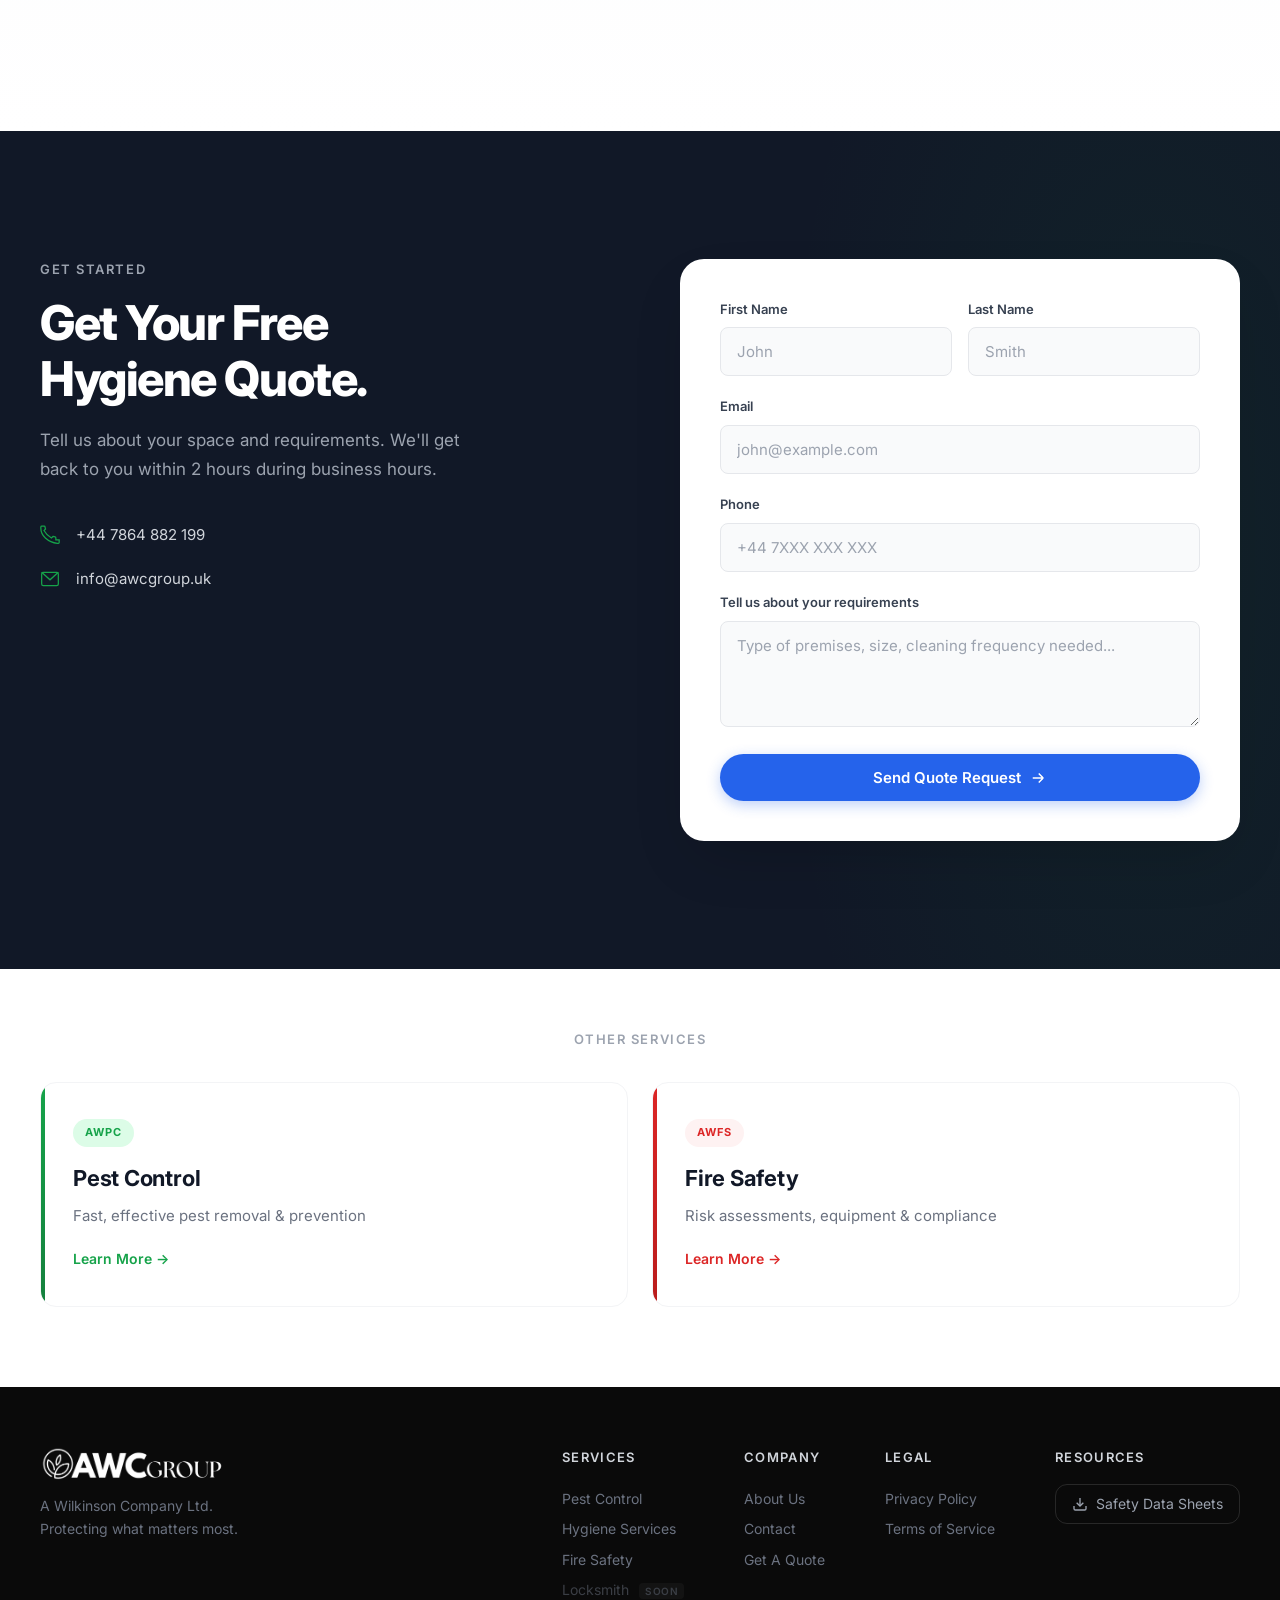
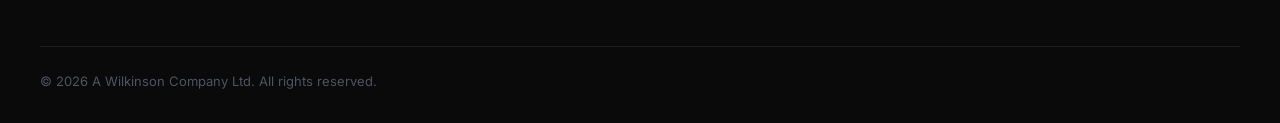
<file: hygiene-services.html>
<!DOCTYPE html>
<html lang="en">
<head>
    <meta charset="UTF-8">
    <meta name="viewport" content="width=device-width, initial-scale=1.0">
    <title>Hygiene Services | A Wilkinson Hygiene Services (AWHS) | Beds, Bucks, Herts</title>
    <link rel="icon" type="image/png" href="Assets/logos/awc-brand-circle.png">
    <link rel="apple-touch-icon" href="Assets/logos/awc-brand-circle.png">
    <link rel="preconnect" href="https://fonts.googleapis.com">
    <link rel="preconnect" href="https://fonts.gstatic.com" crossorigin>
    <link href="https://fonts.googleapis.com/css2?family=Inter:wght@300;400;500;600;700;800;900&display=swap" rel="stylesheet">
    <link rel="stylesheet" href="css/style.css?v=20260326">
    <link rel="stylesheet" href="css/animations.css?v=20260326">
    <link rel="stylesheet" href="css/service-page.css?v=20260326">
</head>
<body data-service="hygiene">

    <!-- ===== NAVIGATION ===== -->
    <nav class="nav nav--scrolled" id="nav">
        <div class="nav__container">
            <a href="index.html" class="nav__logo">
                <img src="Assets/AWC-Brand-Logo-Flat-e1769148801666.webp" alt="AWC Group" class="nav__logo-img">
            </a>
            <div class="nav__links">
                <div class="nav__dropdown">
                    <span class="nav__link" style="cursor: default;">Services</span>
                    <div class="nav__dropdown-menu">
                        <a href="pest-control.html" class="nav__dropdown-item nav__dropdown-item--pest">
                            <span class="nav__dropdown-dot"></span>Pest Control
                        </a>
                        <a href="hygiene-services.html" class="nav__dropdown-item nav__dropdown-item--hygiene">
                            <span class="nav__dropdown-dot"></span>Hygiene Services
                        </a>
                        <a href="fire-safety.html" class="nav__dropdown-item nav__dropdown-item--fire">
                            <span class="nav__dropdown-dot"></span>Fire Safety
                        </a>
                        <a href="#" class="nav__dropdown-item nav__dropdown-item--locksmith nav__dropdown-item--coming-soon">
                            <span class="nav__dropdown-dot"></span>Locksmith<span class="nav__dropdown-coming-soon">Coming Soon</span>
                        </a>
                    </div>
                </div>
                <a href="index.html#about" class="nav__link">About</a>
                <a href="#quote" class="nav__link">Contact</a>
                <a href="#quote" class="nav__cta">Get A Quote</a>
            </div>
            <button class="nav__mobile-toggle" id="mobileToggle" aria-label="Menu">
                <span></span><span></span><span></span>
            </button>
        </div>
    </nav>

    <!-- Mobile Menu -->
    <div class="mobile-menu" id="mobileMenu">
        <div class="mobile-menu__bg"></div>
        <div class="mobile-menu__inner">
            <div class="mobile-menu__services">
                <p class="mobile-menu__services-label">Our Divisions</p>
                <div class="mobile-menu__services-grid">
                    <a href="pest-control.html" class="mobile-menu__service-card mobile-menu__service-card--pest mobile-menu__service-card--active" data-index="4">
                        <div class="mobile-menu__service-icon">
                            <svg viewBox="0 0 24 24" fill="none" stroke="currentColor" stroke-width="1.5"><path d="M12 2L8 8H16L12 2Z"/><circle cx="12" cy="14" r="5"/><path d="M7 14H3M21 14H17"/></svg>
                        </div>
                        <div class="mobile-menu__service-info">
                            <span class="mobile-menu__service-name">Pest Control</span>
                            <span class="mobile-menu__service-tag">AWPC</span>
                        </div>
                        <svg class="mobile-menu__service-arrow" viewBox="0 0 24 24" fill="none" stroke="currentColor" stroke-width="2"><path d="M5 12H19M19 12L13 6M19 12L13 18"/></svg>
                    </a>
                    <a href="hygiene-services.html" class="mobile-menu__service-card mobile-menu__service-card--hygiene mobile-menu__service-card--active" data-index="5">
                        <div class="mobile-menu__service-icon">
                            <svg viewBox="0 0 24 24" fill="none" stroke="currentColor" stroke-width="1.5"><path d="M12 22S20 18 20 12V5L12 2L4 5V12C4 18 12 22 12 22Z"/></svg>
                        </div>
                        <div class="mobile-menu__service-info">
                            <span class="mobile-menu__service-name">Hygiene Services</span>
                            <span class="mobile-menu__service-tag">AWHS</span>
                        </div>
                        <svg class="mobile-menu__service-arrow" viewBox="0 0 24 24" fill="none" stroke="currentColor" stroke-width="2"><path d="M5 12H19M19 12L13 6M19 12L13 18"/></svg>
                    </a>
                    <a href="fire-safety.html" class="mobile-menu__service-card mobile-menu__service-card--fire mobile-menu__service-card--active" data-index="6">
                        <div class="mobile-menu__service-icon">
                            <svg viewBox="0 0 24 24" fill="none" stroke="currentColor" stroke-width="1.5"><path d="M12 2C8 6 4 10 4 14C4 18.4 7.6 22 12 22C16.4 22 20 18.4 20 14C20 10 16 6 12 2Z"/></svg>
                        </div>
                        <div class="mobile-menu__service-info">
                            <span class="mobile-menu__service-name">Fire Safety</span>
                            <span class="mobile-menu__service-tag">AWFS</span>
                        </div>
                        <svg class="mobile-menu__service-arrow" viewBox="0 0 24 24" fill="none" stroke="currentColor" stroke-width="2"><path d="M5 12H19M19 12L13 6M19 12L13 18"/></svg>
                    </a>
                    <div class="mobile-menu__coming-soon-row">
                        <div class="mobile-menu__service-card mobile-menu__service-card--locksmith mobile-menu__service-card--coming-soon" data-index="7">
                            <div class="mobile-menu__service-icon">
                                <svg viewBox="0 0 24 24" fill="none" stroke="currentColor" stroke-width="1.5"><path d="M21 2L19 4M15.5 7.5L19 4M19 4L22 7L18.5 10.5M15.5 7.5L10.5 12.5C9 11 6.5 11 5 12.5C3.5 14 3.5 16.5 5 18C6.5 19.5 9 19.5 10.5 18C12 16.5 12 14 10.5 12.5M15.5 7.5L12 11"/></svg>
                            </div>
                            <div class="mobile-menu__service-info">
                                <span class="mobile-menu__service-name">Locksmith</span>
                                <span class="mobile-menu__service-coming-soon">Coming Soon</span>
                            </div>
                        </div>
                    </div>
                </div>
            </div>
            <div class="mobile-menu__bottom" data-index="8">
                <a href="#quote" class="mobile-menu__cta-btn">
                    Get A Free Quote
                    <svg viewBox="0 0 24 24" fill="none" stroke="currentColor" stroke-width="2" width="18" height="18"><path d="M5 12H19M19 12L13 6M19 12L13 18"/></svg>
                </a>
                <div class="mobile-menu__nav-links">
                    <a href="index.html#about" class="mobile-menu__nav-link">About</a>
                    <a href="#quote" class="mobile-menu__nav-link">Contact</a>
                </div>
                <div class="mobile-menu__contact">
                    <span>info@awcgroup.uk</span>
                    <span>Beds, Bucks, Herts & Surrounding Areas</span>
                </div>
            </div>
        </div>
    </div>

    <!-- ===== SERVICE HERO ===== -->
    <section class="svc-hero svc-hero--hygiene">
        <div class="svc-hero__container">
            <div class="svc-hero__content fade-up">
                <div class="svc-hero__badge svc-hero__badge--hygiene">AWHS</div>
                <h1 class="svc-hero__title">A Wilkinson<br><span>Hygiene Services</span></h1>
                <p class="svc-hero__subtitle">Professional hygiene and sanitation for workplaces, commercial kitchens, and public spaces. Clean environments, healthy people.</p>
                <div class="svc-hero__actions">
                    <a href="#quote" class="btn btn--hygiene">Get A Free Quote</a>
                    <a href="tel:+447864882199" class="btn btn--ghost">Call Now</a>
                </div>
            </div>
            <div class="svc-hero__stats fade-up" style="animation-delay: 0.15s">
                <div class="svc-hero__stat">
                    <span class="svc-hero__stat-number">5★</span>
                    <span class="svc-hero__stat-label">Rated Service</span>
                </div>
                <div class="svc-hero__stat">
                    <span class="svc-hero__stat-number">Compliant</span>
                    <span class="svc-hero__stat-label">Health Regulations</span>
                </div>
                <div class="svc-hero__stat">
                    <span class="svc-hero__stat-number">Scheduled</span>
                    <span class="svc-hero__stat-label">Maintenance Plans</span>
                </div>
            </div>
        </div>
    </section>

    <!-- ===== SERVICES GRID ===== -->
    <section class="svc-detail">
        <div class="svc-detail__container">
            <div class="svc-detail__header fade-up">
                <p class="section-label">What We Offer</p>
                <h2 class="section-title">Professional Hygiene Solutions</h2>
                <p class="section-subtitle">Keeping your spaces clean, safe, and compliant. Tailored hygiene services for every environment.</p>
            </div>
            <div class="svc-detail__grid">
                <div class="svc-detail__card fade-up">
                    <div class="svc-detail__card-icon svc-detail__card-icon--hygiene">
                        <svg viewBox="0 0 24 24" fill="none" stroke="currentColor" stroke-width="1.5"><path d="M3 9L12 2L21 9V20C21 20.55 20.55 21 20 21H4C3.45 21 3 20.55 3 20V9Z"/><path d="M9 22V12H15V22"/></svg>
                    </div>
                    <h3 class="svc-detail__card-title">Commercial Deep Cleaning</h3>
                    <p class="svc-detail__card-desc">Thorough deep cleaning of offices, retail spaces, and commercial properties. We get into every corner and leave your space spotless.</p>
                </div>
                <div class="svc-detail__card fade-up" style="animation-delay: 0.08s">
                    <div class="svc-detail__card-icon svc-detail__card-icon--hygiene">
                        <svg viewBox="0 0 24 24" fill="none" stroke="currentColor" stroke-width="1.5"><path d="M12 2L2 7L12 12L22 7L12 2Z"/><path d="M2 17L12 22L22 17"/><path d="M2 12L12 17L22 12"/></svg>
                    </div>
                    <h3 class="svc-detail__card-title">Washroom Hygiene</h3>
                    <p class="svc-detail__card-desc">Complete washroom servicing including sanitiser dispensers, air fresheners, sanitary bins, and consumable supply management.</p>
                </div>
                <div class="svc-detail__card fade-up" style="animation-delay: 0.16s">
                    <div class="svc-detail__card-icon svc-detail__card-icon--hygiene">
                        <svg viewBox="0 0 24 24" fill="none" stroke="currentColor" stroke-width="1.5"><rect x="2" y="7" width="20" height="14" rx="2"/><path d="M16 7V5C16 3.9 15.1 3 14 3H10C8.9 3 8 3.9 8 5V7"/><path d="M12 11V17M9 14H15"/></svg>
                    </div>
                    <h3 class="svc-detail__card-title">Kitchen & Food Areas</h3>
                    <p class="svc-detail__card-desc">Specialist cleaning for commercial kitchens, food preparation areas, and dining spaces. Meeting all food hygiene standards.</p>
                </div>
                <div class="svc-detail__card fade-up" style="animation-delay: 0.24s">
                    <div class="svc-detail__card-icon svc-detail__card-icon--hygiene">
                        <svg viewBox="0 0 24 24" fill="none" stroke="currentColor" stroke-width="1.5"><path d="M21 16V8C21 6.9 20.1 6 19 6H5C3.9 6 3 6.9 3 8V16"/><path d="M1 20H23"/><path d="M7 12H17"/></svg>
                    </div>
                    <h3 class="svc-detail__card-title">Waste Management</h3>
                    <p class="svc-detail__card-desc">Efficient waste collection, disposal, and recycling solutions. Clinical waste handling and duty of care compliance.</p>
                </div>
                <div class="svc-detail__card fade-up" style="animation-delay: 0.32s">
                    <div class="svc-detail__card-icon svc-detail__card-icon--hygiene">
                        <svg viewBox="0 0 24 24" fill="none" stroke="currentColor" stroke-width="1.5"><path d="M12 22C17.52 22 22 17.52 22 12C22 6.48 17.52 2 12 2C6.48 2 2 6.48 2 12C2 17.52 6.48 22 12 22Z"/><path d="M12 6V12L16 14"/></svg>
                    </div>
                    <h3 class="svc-detail__card-title">Scheduled Maintenance</h3>
                    <p class="svc-detail__card-desc">Regular cleaning schedules tailored to your business. Daily, weekly, or monthly visits to keep standards consistently high.</p>
                </div>
                <div class="svc-detail__card fade-up" style="animation-delay: 0.4s">
                    <div class="svc-detail__card-icon svc-detail__card-icon--hygiene">
                        <svg viewBox="0 0 24 24" fill="none" stroke="currentColor" stroke-width="1.5"><path d="M12 22S20 18 20 12V5L12 2L4 5V12C4 18 12 22 12 22Z"/><path d="M9 12L11 14L15 10"/></svg>
                    </div>
                    <h3 class="svc-detail__card-title">Infection Control</h3>
                    <p class="svc-detail__card-desc">Specialist decontamination and infection control services. Fogging, surface sanitisation, and outbreak response.</p>
                </div>
            </div>
        </div>
    </section>

    <!-- ===== HOW IT WORKS ===== -->
    <section class="svc-process">
        <div class="svc-process__container">
            <div class="svc-process__header fade-up">
                <p class="section-label">How It Works</p>
                <h2 class="section-title">Three Simple Steps</h2>
            </div>
            <div class="svc-process__steps">
                <div class="svc-process__step fade-up">
                    <div class="svc-process__step-number svc-process__step-number--hygiene">1</div>
                    <h3 class="svc-process__step-title">Site Assessment</h3>
                    <p class="svc-process__step-desc">We visit your premises, understand your needs, and design a tailored hygiene plan that fits your schedule and budget.</p>
                </div>
                <div class="svc-process__step-line"></div>
                <div class="svc-process__step fade-up" style="animation-delay: 0.1s">
                    <div class="svc-process__step-number svc-process__step-number--hygiene">2</div>
                    <h3 class="svc-process__step-title">Clear Proposal</h3>
                    <p class="svc-process__step-desc">You'll receive a detailed proposal with scope of work, frequency, and transparent pricing. No hidden costs.</p>
                </div>
                <div class="svc-process__step-line"></div>
                <div class="svc-process__step fade-up" style="animation-delay: 0.2s">
                    <div class="svc-process__step-number svc-process__step-number--hygiene">3</div>
                    <h3 class="svc-process__step-title">Ongoing Service</h3>
                    <p class="svc-process__step-desc">Our team delivers consistent, high-quality service on schedule. Regular check-ins ensure you're always satisfied.</p>
                </div>
            </div>
        </div>
    </section>

    <!-- ===== FAQ ===== -->
    <section class="svc-faq">
        <div class="svc-faq__container">
            <div class="svc-faq__header fade-up">
                <p class="section-label">Common Questions</p>
                <h2 class="section-title">Hygiene Services FAQ</h2>
            </div>
            <div class="svc-faq__list fade-up">
                <div class="svc-faq__item">
                    <button class="svc-faq__question">
                        <span>What types of businesses do you serve?</span>
                        <svg viewBox="0 0 24 24" fill="none" stroke="currentColor" stroke-width="2"><path d="M6 9L12 15L18 9"/></svg>
                    </button>
                    <div class="svc-faq__answer">
                        <p>We serve offices, restaurants, hotels, retail shops, warehouses, schools, healthcare facilities, and more. If you have a commercial space that needs cleaning, we can help.</p>
                    </div>
                </div>
                <div class="svc-faq__item">
                    <button class="svc-faq__question">
                        <span>Can you work outside business hours?</span>
                        <svg viewBox="0 0 24 24" fill="none" stroke="currentColor" stroke-width="2"><path d="M6 9L12 15L18 9"/></svg>
                    </button>
                    <div class="svc-faq__answer">
                        <p>Absolutely. We offer flexible scheduling including early morning, evening, and weekend services to minimise disruption to your business operations.</p>
                    </div>
                </div>
                <div class="svc-faq__item">
                    <button class="svc-faq__question">
                        <span>Do you supply all cleaning products and equipment?</span>
                        <svg viewBox="0 0 24 24" fill="none" stroke="currentColor" stroke-width="2"><path d="M6 9L12 15L18 9"/></svg>
                    </button>
                    <div class="svc-faq__answer">
                        <p>Yes. We bring everything needed including professional-grade cleaning products, equipment, and consumables. All products are commercially approved and eco-friendly where possible.</p>
                    </div>
                </div>
                <div class="svc-faq__item">
                    <button class="svc-faq__question">
                        <span>Are your staff vetted and insured?</span>
                        <svg viewBox="0 0 24 24" fill="none" stroke="currentColor" stroke-width="2"><path d="M6 9L12 15L18 9"/></svg>
                    </button>
                    <div class="svc-faq__answer">
                        <p>All our staff are fully vetted, trained, and insured. We carry comprehensive public liability insurance and can provide DBS-checked staff where required.</p>
                    </div>
                </div>
            </div>
        </div>
    </section>

    <!-- ===== CTA + QUOTE ===== -->
    <section class="quote" id="quote">
        <div class="quote__container">
            <div class="quote__left fade-up">
                <p class="section-label">Get Started</p>
                <h2 class="section-title section-title--light">Get Your Free<br>Hygiene Quote.</h2>
                <p class="quote__desc">Tell us about your space and requirements. We'll get back to you within 2 hours during business hours.</p>
                <div class="quote__contact-info">
                    <div class="quote__contact-item">
                        <svg viewBox="0 0 24 24" fill="none" stroke="currentColor" stroke-width="1.5"><path d="M22 16.92V19.92C22 20.48 21.56 20.93 21 20.97C20.63 21 20.25 21.01 19.88 21C14.52 20.44 9.47 18.27 5.44 14.56C1.73 11.03 -0.27 6.27 0.03 1.35C0.07 0.78 0.52 0.33 1.08 0.33H4.08C4.58 0.33 5 0.71 5.05 1.2C5.14 2.09 5.33 2.96 5.61 3.8L3.79 5.62C5.85 9.35 8.98 12.48 12.71 14.54L14.53 12.72C15.37 13 16.24 13.19 17.13 13.28C17.62 13.33 18 13.75 18 14.25V16.92H22Z" transform="translate(1,1)"/></svg>
                        <span>+44 7864 882 199</span>
                    </div>
                    <div class="quote__contact-item">
                        <svg viewBox="0 0 24 24" fill="none" stroke="currentColor" stroke-width="1.5"><rect x="2" y="4" width="20" height="16" rx="2"/><path d="M22 4L12 13L2 4"/></svg>
                        <span>info@awcgroup.uk</span>
                    </div>
                </div>
            </div>
            <div class="quote__right fade-up" style="animation-delay: 0.15s">
                <form class="quote__form" id="quoteForm">
                    <div class="quote__form-row">
                        <div class="quote__form-group">
                            <label class="quote__form-label">First Name</label>
                            <input type="text" name="firstName" class="quote__form-input" placeholder="John" required>
                        </div>
                        <div class="quote__form-group">
                            <label class="quote__form-label">Last Name</label>
                            <input type="text" name="lastName" class="quote__form-input" placeholder="Smith">
                        </div>
                    </div>
                    <div class="quote__form-group">
                        <label class="quote__form-label">Email</label>
                        <input type="email" name="email" class="quote__form-input" placeholder="john@example.com" required>
                    </div>
                    <div class="quote__form-group">
                        <label class="quote__form-label">Phone</label>
                        <input type="tel" name="phone" class="quote__form-input" placeholder="+44 7XXX XXX XXX" required>
                    </div>
                    <div class="quote__form-group">
                        <label class="quote__form-label">Tell us about your requirements</label>
                        <textarea name="message" class="quote__form-input quote__form-textarea" placeholder="Type of premises, size, cleaning frequency needed..." rows="4" required></textarea>
                    </div>
                    <input type="hidden" name="service" value="hygiene-services">
                    <button type="submit" class="btn btn--hygiene btn--full">
                        Send Quote Request
                        <svg viewBox="0 0 24 24" fill="none" stroke="currentColor" stroke-width="2" width="18" height="18"><path d="M5 12H19M19 12L13 6M19 12L13 18"/></svg>
                    </button>
                </form>
            </div>
        </div>
    </section>

    <!-- ===== OTHER SERVICES ===== -->
    <section class="svc-other">
        <div class="svc-other__container">
            <p class="section-label" style="text-align:center">Other Services</p>
            <div class="svc-other__grid">
                <a href="pest-control.html" class="svc-other__card svc-other__card--pest">
                    <div class="svc-other__card-badge">AWPC</div>
                    <h3>Pest Control</h3>
                    <p>Fast, effective pest removal & prevention</p>
                    <span class="svc-other__card-link">Learn More &rarr;</span>
                </a>
                <a href="fire-safety.html" class="svc-other__card svc-other__card--fire">
                    <div class="svc-other__card-badge">AWFS</div>
                    <h3>Fire Safety</h3>
                    <p>Risk assessments, equipment & compliance</p>
                    <span class="svc-other__card-link">Learn More &rarr;</span>
                </a>
            </div>
        </div>
    </section>

    <!-- ===== FOOTER ===== -->
    <footer class="footer">
        <div class="footer__container">
            <div class="footer__top">
                <div class="footer__brand">
                    <img src="Assets/AWC-Brand-Logo-Flat-e1769148801666.webp" alt="AWC Group" class="footer__logo-img">
                    <p class="footer__tagline">A Wilkinson Company Ltd.<br>Protecting what matters most.</p>
                </div>
                <div class="footer__links">
                    <div class="footer__col">
                        <h4 class="footer__col-title">Services</h4>
                        <a href="pest-control.html" class="footer__link">Pest Control</a>
                        <a href="hygiene-services.html" class="footer__link">Hygiene Services</a>
                        <a href="fire-safety.html" class="footer__link">Fire Safety</a>
                        <span class="footer__link footer__link--muted">Locksmith <span class="footer__coming-soon">Soon</span></span>
                    </div>
                    <div class="footer__col">
                        <h4 class="footer__col-title">Company</h4>
                        <a href="index.html#about" class="footer__link">About Us</a>
                        <a href="#quote" class="footer__link">Contact</a>
                        <a href="#quote" class="footer__link">Get A Quote</a>
                    </div>
                    <div class="footer__col">
                        <h4 class="footer__col-title">Legal</h4>
                        <a href="privacy-policy.html" class="footer__link">Privacy Policy</a>
                        <a href="terms.html" class="footer__link">Terms of Service</a>
                    </div>
                    <div class="footer__col">
                        <h4 class="footer__col-title">Resources</h4>
                        <a href="Assets/SDS Library Pest Control.pdf" class="footer__download" target="_blank" download>
                            <svg width="16" height="16" viewBox="0 0 24 24" fill="none" stroke="currentColor" stroke-width="2"><path d="M21 15v4a2 2 0 0 1-2 2H5a2 2 0 0 1-2-2v-4"/><polyline points="7 10 12 15 17 10"/><line x1="12" y1="15" x2="12" y2="3"/></svg>
                            Safety Data Sheets
                        </a>
                    </div>
                </div>
            </div>
            <div class="footer__bottom">
                <p>&copy; 2026 A Wilkinson Company Ltd. All rights reserved.</p>
            </div>
        </div>
    </footer>

    <script src="js/main.js?v=20260326"></script>
</body>
</html>
</file>
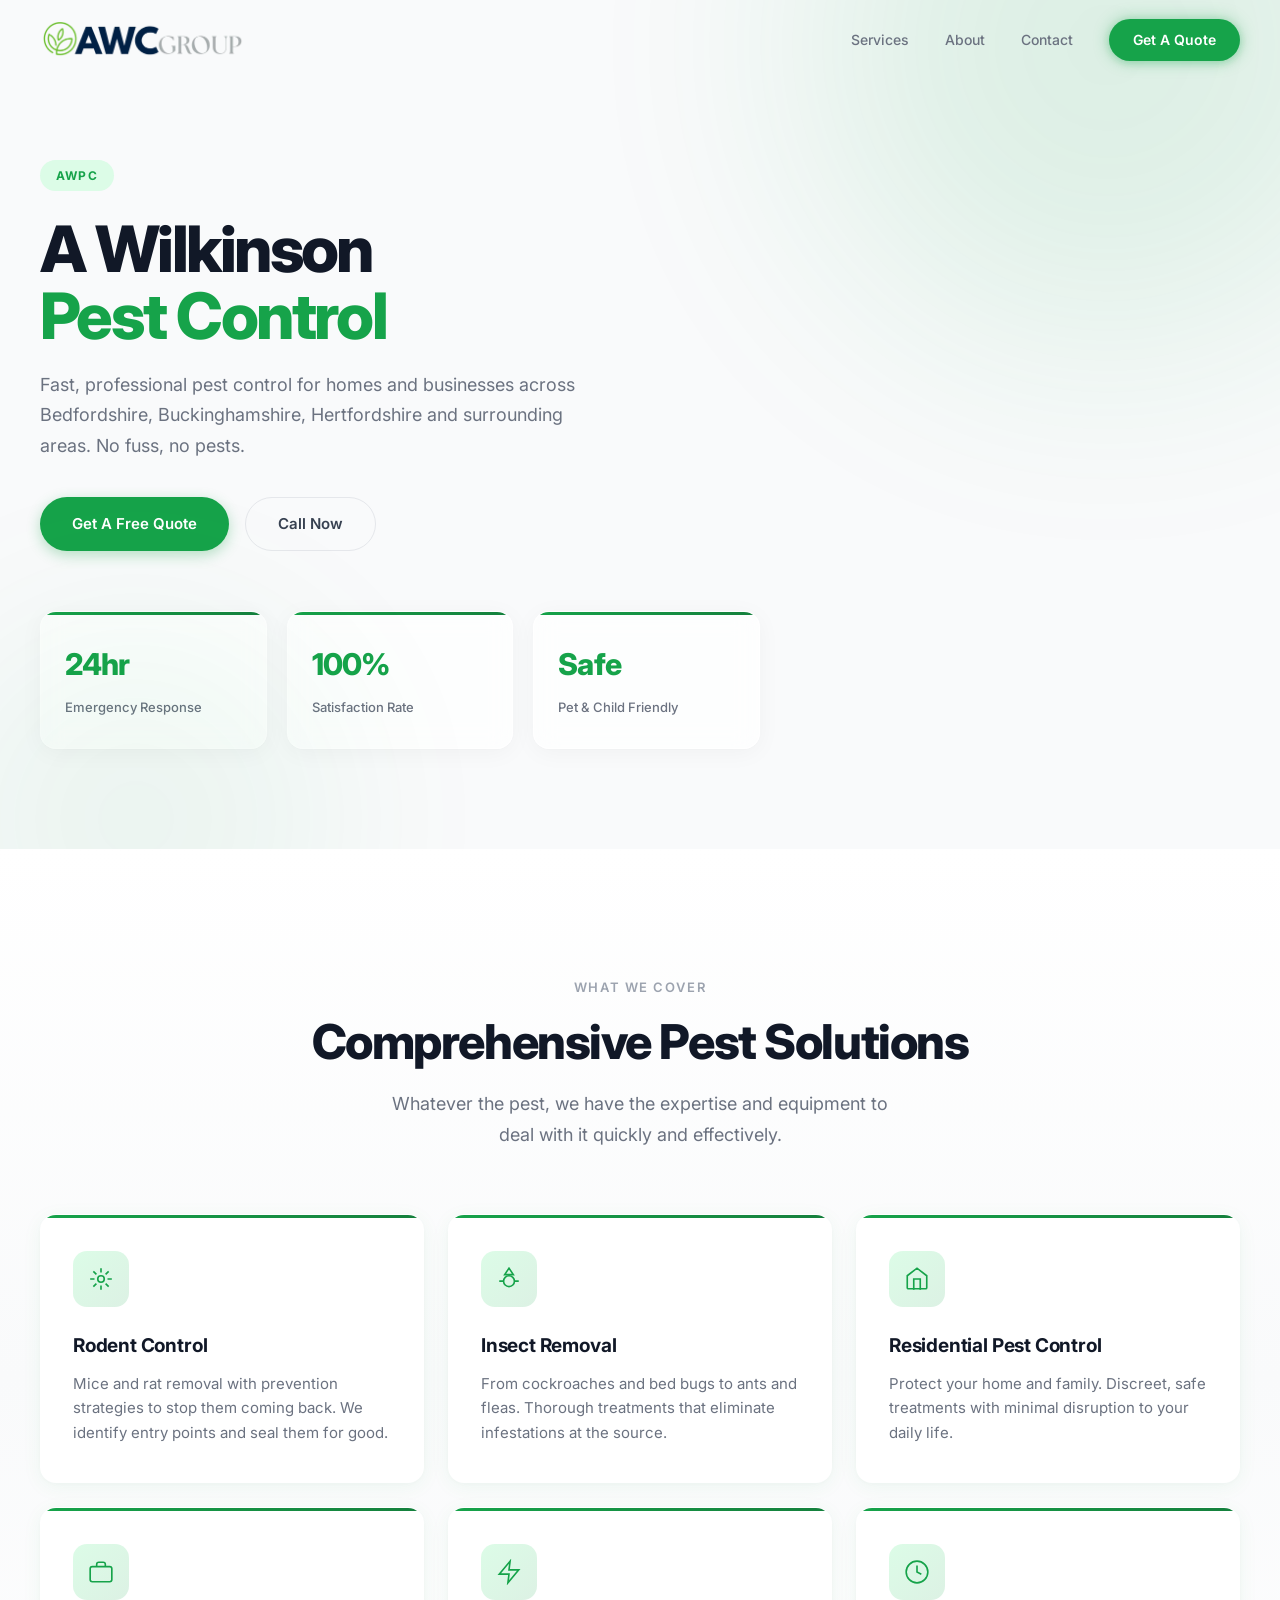
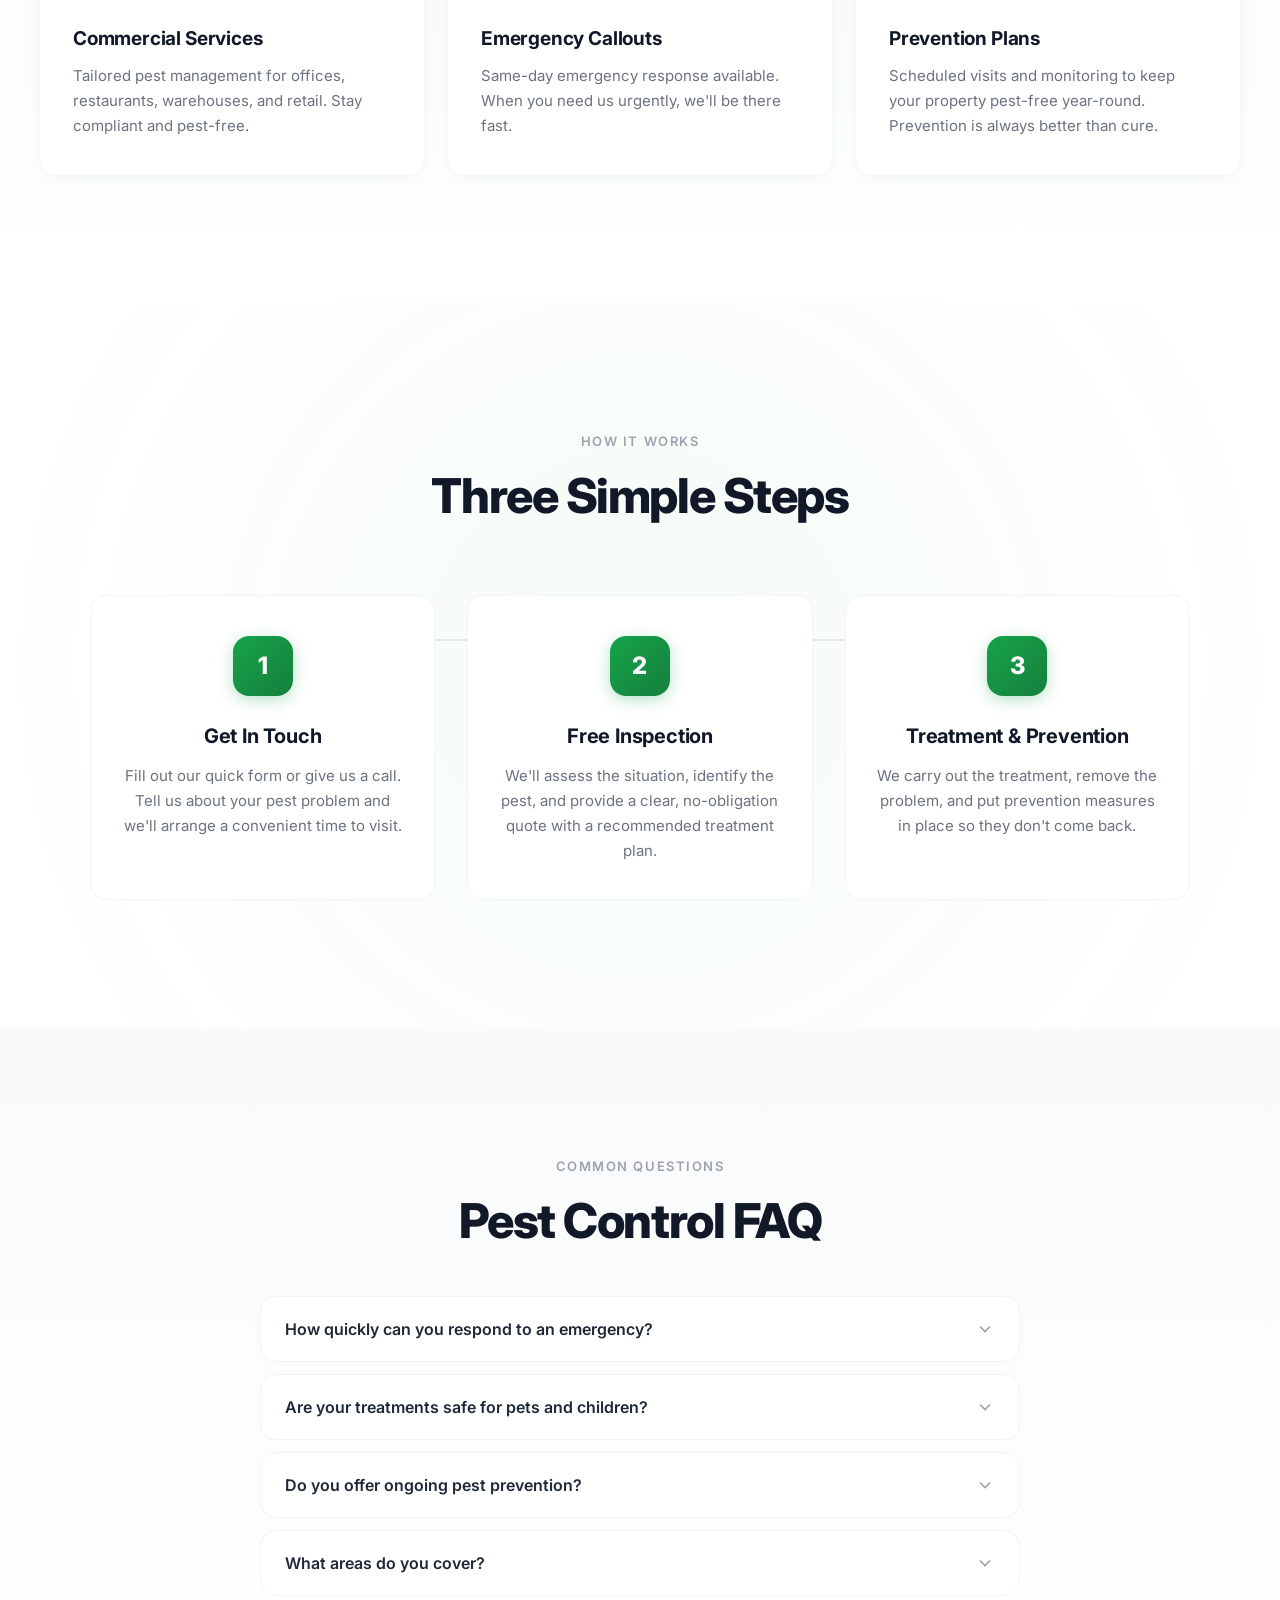
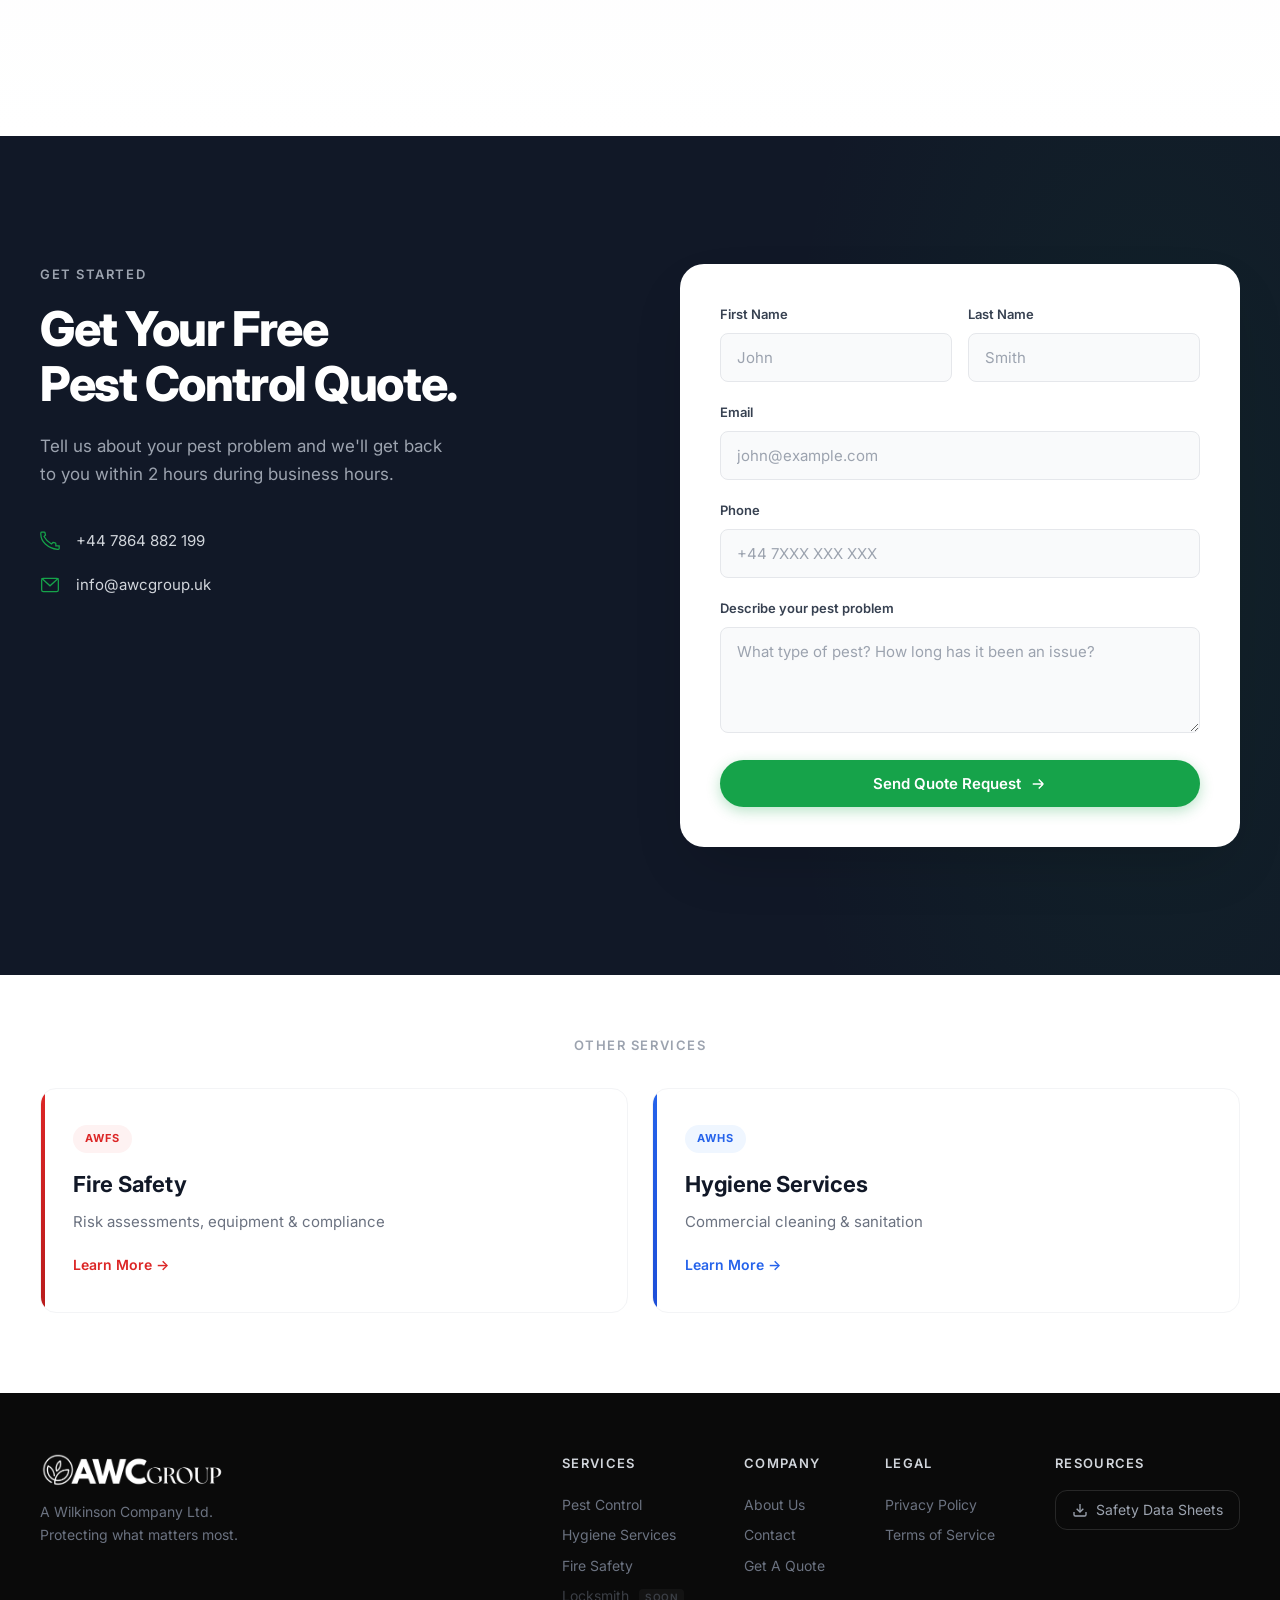
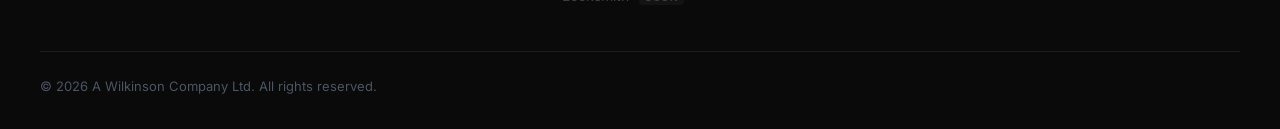
<file: pest-control.html>
<!DOCTYPE html>
<html lang="en">
<head>
    <meta charset="UTF-8">
    <meta name="viewport" content="width=device-width, initial-scale=1.0">
    <title>Pest Control | A Wilkinson Pest Control (AWPC) | Beds, Bucks, Herts</title>
    <link rel="icon" type="image/png" href="Assets/logos/awc-brand-circle.png">
    <link rel="apple-touch-icon" href="Assets/logos/awc-brand-circle.png">
    <link rel="preconnect" href="https://fonts.googleapis.com">
    <link rel="preconnect" href="https://fonts.gstatic.com" crossorigin>
    <link href="https://fonts.googleapis.com/css2?family=Inter:wght@300;400;500;600;700;800;900&display=swap" rel="stylesheet">
    <link rel="stylesheet" href="css/style.css?v=20260326">
    <link rel="stylesheet" href="css/animations.css?v=20260326">
    <link rel="stylesheet" href="css/service-page.css?v=20260326">
</head>
<body data-service="pest">

    <!-- ===== NAVIGATION ===== -->
    <nav class="nav nav--scrolled" id="nav">
        <div class="nav__container">
            <a href="index.html" class="nav__logo">
                <img src="Assets/AWC-Brand-Logo-Flat-e1769148801666.webp" alt="AWC Group" class="nav__logo-img">
            </a>
            <div class="nav__links">
                <div class="nav__dropdown">
                    <span class="nav__link" style="cursor: default;">Services</span>
                    <div class="nav__dropdown-menu">
                        <a href="pest-control.html" class="nav__dropdown-item nav__dropdown-item--pest">
                            <span class="nav__dropdown-dot"></span>Pest Control
                        </a>
                        <a href="hygiene-services.html" class="nav__dropdown-item nav__dropdown-item--hygiene">
                            <span class="nav__dropdown-dot"></span>Hygiene Services
                        </a>
                        <a href="fire-safety.html" class="nav__dropdown-item nav__dropdown-item--fire">
                            <span class="nav__dropdown-dot"></span>Fire Safety
                        </a>
                        <a href="#" class="nav__dropdown-item nav__dropdown-item--locksmith nav__dropdown-item--coming-soon">
                            <span class="nav__dropdown-dot"></span>Locksmith<span class="nav__dropdown-coming-soon">Coming Soon</span>
                        </a>
                    </div>
                </div>
                <a href="index.html#about" class="nav__link">About</a>
                <a href="#quote" class="nav__link">Contact</a>
                <a href="#quote" class="nav__cta">Get A Quote</a>
            </div>
            <button class="nav__mobile-toggle" id="mobileToggle" aria-label="Menu">
                <span></span><span></span><span></span>
            </button>
        </div>
    </nav>

    <!-- Mobile Menu -->
    <div class="mobile-menu" id="mobileMenu">
        <div class="mobile-menu__bg"></div>
        <div class="mobile-menu__inner">
            <div class="mobile-menu__services">
                <p class="mobile-menu__services-label">Our Divisions</p>
                <div class="mobile-menu__services-grid">
                    <a href="pest-control.html" class="mobile-menu__service-card mobile-menu__service-card--pest mobile-menu__service-card--active" data-index="4">
                        <div class="mobile-menu__service-icon">
                            <svg viewBox="0 0 24 24" fill="none" stroke="currentColor" stroke-width="1.5"><path d="M12 2L8 8H16L12 2Z"/><circle cx="12" cy="14" r="5"/><path d="M7 14H3M21 14H17"/></svg>
                        </div>
                        <div class="mobile-menu__service-info">
                            <span class="mobile-menu__service-name">Pest Control</span>
                            <span class="mobile-menu__service-tag">AWPC</span>
                        </div>
                        <svg class="mobile-menu__service-arrow" viewBox="0 0 24 24" fill="none" stroke="currentColor" stroke-width="2"><path d="M5 12H19M19 12L13 6M19 12L13 18"/></svg>
                    </a>
                    <a href="hygiene-services.html" class="mobile-menu__service-card mobile-menu__service-card--hygiene mobile-menu__service-card--active" data-index="5">
                        <div class="mobile-menu__service-icon">
                            <svg viewBox="0 0 24 24" fill="none" stroke="currentColor" stroke-width="1.5"><path d="M12 22S20 18 20 12V5L12 2L4 5V12C4 18 12 22 12 22Z"/></svg>
                        </div>
                        <div class="mobile-menu__service-info">
                            <span class="mobile-menu__service-name">Hygiene Services</span>
                            <span class="mobile-menu__service-tag">AWHS</span>
                        </div>
                        <svg class="mobile-menu__service-arrow" viewBox="0 0 24 24" fill="none" stroke="currentColor" stroke-width="2"><path d="M5 12H19M19 12L13 6M19 12L13 18"/></svg>
                    </a>
                    <a href="fire-safety.html" class="mobile-menu__service-card mobile-menu__service-card--fire mobile-menu__service-card--active" data-index="6">
                        <div class="mobile-menu__service-icon">
                            <svg viewBox="0 0 24 24" fill="none" stroke="currentColor" stroke-width="1.5"><path d="M12 2C8 6 4 10 4 14C4 18.4 7.6 22 12 22C16.4 22 20 18.4 20 14C20 10 16 6 12 2Z"/></svg>
                        </div>
                        <div class="mobile-menu__service-info">
                            <span class="mobile-menu__service-name">Fire Safety</span>
                            <span class="mobile-menu__service-tag">AWFS</span>
                        </div>
                        <svg class="mobile-menu__service-arrow" viewBox="0 0 24 24" fill="none" stroke="currentColor" stroke-width="2"><path d="M5 12H19M19 12L13 6M19 12L13 18"/></svg>
                    </a>
                    <div class="mobile-menu__coming-soon-row">
                        <div class="mobile-menu__service-card mobile-menu__service-card--locksmith mobile-menu__service-card--coming-soon" data-index="7">
                            <div class="mobile-menu__service-icon">
                                <svg viewBox="0 0 24 24" fill="none" stroke="currentColor" stroke-width="1.5"><path d="M21 2L19 4M15.5 7.5L19 4M19 4L22 7L18.5 10.5M15.5 7.5L10.5 12.5C9 11 6.5 11 5 12.5C3.5 14 3.5 16.5 5 18C6.5 19.5 9 19.5 10.5 18C12 16.5 12 14 10.5 12.5M15.5 7.5L12 11"/></svg>
                            </div>
                            <div class="mobile-menu__service-info">
                                <span class="mobile-menu__service-name">Locksmith</span>
                                <span class="mobile-menu__service-coming-soon">Coming Soon</span>
                            </div>
                        </div>
                    </div>
                </div>
            </div>
            <div class="mobile-menu__bottom" data-index="8">
                <a href="#quote" class="mobile-menu__cta-btn">
                    Get A Free Quote
                    <svg viewBox="0 0 24 24" fill="none" stroke="currentColor" stroke-width="2" width="18" height="18"><path d="M5 12H19M19 12L13 6M19 12L13 18"/></svg>
                </a>
                <div class="mobile-menu__nav-links">
                    <a href="index.html#about" class="mobile-menu__nav-link">About</a>
                    <a href="#quote" class="mobile-menu__nav-link">Contact</a>
                </div>
                <div class="mobile-menu__contact">
                    <span>info@awcgroup.uk</span>
                    <span>Beds, Bucks, Herts & Surrounding Areas</span>
                </div>
            </div>
        </div>
    </div>

    <!-- ===== SERVICE HERO ===== -->
    <section class="svc-hero svc-hero--pest">
        <div class="svc-hero__container">
            <div class="svc-hero__content fade-up">
                <div class="svc-hero__badge">AWPC</div>
                <h1 class="svc-hero__title">A Wilkinson<br><span>Pest Control</span></h1>
                <p class="svc-hero__subtitle">Fast, professional pest control for homes and businesses across Bedfordshire, Buckinghamshire, Hertfordshire and surrounding areas. No fuss, no pests.</p>
                <div class="svc-hero__actions">
                    <a href="#quote" class="btn btn--pest">Get A Free Quote</a>
                    <a href="tel:+447864882199" class="btn btn--ghost">Call Now</a>
                </div>
            </div>
            <div class="svc-hero__stats fade-up" style="animation-delay: 0.15s">
                <div class="svc-hero__stat">
                    <span class="svc-hero__stat-number">24hr</span>
                    <span class="svc-hero__stat-label">Emergency Response</span>
                </div>
                <div class="svc-hero__stat">
                    <span class="svc-hero__stat-number">100%</span>
                    <span class="svc-hero__stat-label">Satisfaction Rate</span>
                </div>
                <div class="svc-hero__stat">
                    <span class="svc-hero__stat-number">Safe</span>
                    <span class="svc-hero__stat-label">Pet & Child Friendly</span>
                </div>
            </div>
        </div>
    </section>

    <!-- ===== SERVICES GRID ===== -->
    <section class="svc-detail">
        <div class="svc-detail__container">
            <div class="svc-detail__header fade-up">
                <p class="section-label">What We Cover</p>
                <h2 class="section-title">Comprehensive Pest Solutions</h2>
                <p class="section-subtitle">Whatever the pest, we have the expertise and equipment to deal with it quickly and effectively.</p>
            </div>
            <div class="svc-detail__grid">
                <div class="svc-detail__card fade-up">
                    <div class="svc-detail__card-icon svc-detail__card-icon--pest">
                        <svg viewBox="0 0 24 24" fill="none" stroke="currentColor" stroke-width="1.5"><circle cx="12" cy="12" r="3"/><path d="M12 2V6M12 18V22M4.93 4.93L7.76 7.76M16.24 16.24L19.07 19.07M2 12H6M18 12H22M4.93 19.07L7.76 16.24M16.24 7.76L19.07 4.93"/></svg>
                    </div>
                    <h3 class="svc-detail__card-title">Rodent Control</h3>
                    <p class="svc-detail__card-desc">Mice and rat removal with prevention strategies to stop them coming back. We identify entry points and seal them for good.</p>
                </div>
                <div class="svc-detail__card fade-up" style="animation-delay: 0.08s">
                    <div class="svc-detail__card-icon svc-detail__card-icon--pest">
                        <svg viewBox="0 0 24 24" fill="none" stroke="currentColor" stroke-width="1.5"><path d="M12 2L8 8H16L12 2Z"/><circle cx="12" cy="14" r="5"/><path d="M7 14H3M21 14H17"/></svg>
                    </div>
                    <h3 class="svc-detail__card-title">Insect Removal</h3>
                    <p class="svc-detail__card-desc">From cockroaches and bed bugs to ants and fleas. Thorough treatments that eliminate infestations at the source.</p>
                </div>
                <div class="svc-detail__card fade-up" style="animation-delay: 0.16s">
                    <div class="svc-detail__card-icon svc-detail__card-icon--pest">
                        <svg viewBox="0 0 24 24" fill="none" stroke="currentColor" stroke-width="1.5"><path d="M3 9L12 2L21 9V20C21 20.55 20.55 21 20 21H4C3.45 21 3 20.55 3 20V9Z"/><path d="M9 22V12H15V22"/></svg>
                    </div>
                    <h3 class="svc-detail__card-title">Residential Pest Control</h3>
                    <p class="svc-detail__card-desc">Protect your home and family. Discreet, safe treatments with minimal disruption to your daily life.</p>
                </div>
                <div class="svc-detail__card fade-up" style="animation-delay: 0.24s">
                    <div class="svc-detail__card-icon svc-detail__card-icon--pest">
                        <svg viewBox="0 0 24 24" fill="none" stroke="currentColor" stroke-width="1.5"><rect x="2" y="7" width="20" height="14" rx="2"/><path d="M16 7V5C16 3.9 15.1 3 14 3H10C8.9 3 8 3.9 8 5V7"/></svg>
                    </div>
                    <h3 class="svc-detail__card-title">Commercial Services</h3>
                    <p class="svc-detail__card-desc">Tailored pest management for offices, restaurants, warehouses, and retail. Stay compliant and pest-free.</p>
                </div>
                <div class="svc-detail__card fade-up" style="animation-delay: 0.32s">
                    <div class="svc-detail__card-icon svc-detail__card-icon--pest">
                        <svg viewBox="0 0 24 24" fill="none" stroke="currentColor" stroke-width="1.5"><path d="M13 2L3 14H12L11 22L21 10H12L13 2Z"/></svg>
                    </div>
                    <h3 class="svc-detail__card-title">Emergency Callouts</h3>
                    <p class="svc-detail__card-desc">Same-day emergency response available. When you need us urgently, we'll be there fast.</p>
                </div>
                <div class="svc-detail__card fade-up" style="animation-delay: 0.4s">
                    <div class="svc-detail__card-icon svc-detail__card-icon--pest">
                        <svg viewBox="0 0 24 24" fill="none" stroke="currentColor" stroke-width="1.5"><path d="M12 22C17.52 22 22 17.52 22 12C22 6.48 17.52 2 12 2C6.48 2 2 6.48 2 12C2 17.52 6.48 22 12 22Z"/><path d="M12 6V12L16 14"/></svg>
                    </div>
                    <h3 class="svc-detail__card-title">Prevention Plans</h3>
                    <p class="svc-detail__card-desc">Scheduled visits and monitoring to keep your property pest-free year-round. Prevention is always better than cure.</p>
                </div>
            </div>
        </div>
    </section>

    <!-- ===== HOW IT WORKS ===== -->
    <section class="svc-process">
        <div class="svc-process__container">
            <div class="svc-process__header fade-up">
                <p class="section-label">How It Works</p>
                <h2 class="section-title">Three Simple Steps</h2>
            </div>
            <div class="svc-process__steps">
                <div class="svc-process__step fade-up">
                    <div class="svc-process__step-number svc-process__step-number--pest">1</div>
                    <h3 class="svc-process__step-title">Get In Touch</h3>
                    <p class="svc-process__step-desc">Fill out our quick form or give us a call. Tell us about your pest problem and we'll arrange a convenient time to visit.</p>
                </div>
                <div class="svc-process__step-line"></div>
                <div class="svc-process__step fade-up" style="animation-delay: 0.1s">
                    <div class="svc-process__step-number svc-process__step-number--pest">2</div>
                    <h3 class="svc-process__step-title">Free Inspection</h3>
                    <p class="svc-process__step-desc">We'll assess the situation, identify the pest, and provide a clear, no-obligation quote with a recommended treatment plan.</p>
                </div>
                <div class="svc-process__step-line"></div>
                <div class="svc-process__step fade-up" style="animation-delay: 0.2s">
                    <div class="svc-process__step-number svc-process__step-number--pest">3</div>
                    <h3 class="svc-process__step-title">Treatment & Prevention</h3>
                    <p class="svc-process__step-desc">We carry out the treatment, remove the problem, and put prevention measures in place so they don't come back.</p>
                </div>
            </div>
        </div>
    </section>

    <!-- ===== FAQ ===== -->
    <section class="svc-faq">
        <div class="svc-faq__container">
            <div class="svc-faq__header fade-up">
                <p class="section-label">Common Questions</p>
                <h2 class="section-title">Pest Control FAQ</h2>
            </div>
            <div class="svc-faq__list fade-up">
                <div class="svc-faq__item">
                    <button class="svc-faq__question">
                        <span>How quickly can you respond to an emergency?</span>
                        <svg viewBox="0 0 24 24" fill="none" stroke="currentColor" stroke-width="2"><path d="M6 9L12 15L18 9"/></svg>
                    </button>
                    <div class="svc-faq__answer">
                        <p>We offer same-day emergency callouts across Bedfordshire, Buckinghamshire, Hertfordshire and surrounding areas. In most cases, we can be with you within a few hours of your call.</p>
                    </div>
                </div>
                <div class="svc-faq__item">
                    <button class="svc-faq__question">
                        <span>Are your treatments safe for pets and children?</span>
                        <svg viewBox="0 0 24 24" fill="none" stroke="currentColor" stroke-width="2"><path d="M6 9L12 15L18 9"/></svg>
                    </button>
                    <div class="svc-faq__answer">
                        <p>Absolutely. We use modern, approved treatments that are safe for your family and pets. We'll always advise you on any precautions needed.</p>
                    </div>
                </div>
                <div class="svc-faq__item">
                    <button class="svc-faq__question">
                        <span>Do you offer ongoing pest prevention?</span>
                        <svg viewBox="0 0 24 24" fill="none" stroke="currentColor" stroke-width="2"><path d="M6 9L12 15L18 9"/></svg>
                    </button>
                    <div class="svc-faq__answer">
                        <p>Yes. We offer scheduled prevention plans with regular inspections and treatments to keep your property pest-free year-round. This is especially popular with commercial clients.</p>
                    </div>
                </div>
                <div class="svc-faq__item">
                    <button class="svc-faq__question">
                        <span>What areas do you cover?</span>
                        <svg viewBox="0 0 24 24" fill="none" stroke="currentColor" stroke-width="2"><path d="M6 9L12 15L18 9"/></svg>
                    </button>
                    <div class="svc-faq__answer">
                        <p>We cover Bedfordshire, Buckinghamshire, Hertfordshire and surrounding areas. If you're unsure whether we cover your area, just get in touch and we'll let you know.</p>
                    </div>
                </div>
            </div>
        </div>
    </section>

    <!-- ===== CTA + QUOTE ===== -->
    <section class="quote" id="quote">
        <div class="quote__container">
            <div class="quote__left fade-up">
                <p class="section-label">Get Started</p>
                <h2 class="section-title section-title--light">Get Your Free<br>Pest Control Quote.</h2>
                <p class="quote__desc">Tell us about your pest problem and we'll get back to you within 2 hours during business hours.</p>
                <div class="quote__contact-info">
                    <div class="quote__contact-item">
                        <svg viewBox="0 0 24 24" fill="none" stroke="currentColor" stroke-width="1.5"><path d="M22 16.92V19.92C22 20.48 21.56 20.93 21 20.97C20.63 21 20.25 21.01 19.88 21C14.52 20.44 9.47 18.27 5.44 14.56C1.73 11.03 -0.27 6.27 0.03 1.35C0.07 0.78 0.52 0.33 1.08 0.33H4.08C4.58 0.33 5 0.71 5.05 1.2C5.14 2.09 5.33 2.96 5.61 3.8L3.79 5.62C5.85 9.35 8.98 12.48 12.71 14.54L14.53 12.72C15.37 13 16.24 13.19 17.13 13.28C17.62 13.33 18 13.75 18 14.25V16.92H22Z" transform="translate(1,1)"/></svg>
                        <span>+44 7864 882 199</span>
                    </div>
                    <div class="quote__contact-item">
                        <svg viewBox="0 0 24 24" fill="none" stroke="currentColor" stroke-width="1.5"><rect x="2" y="4" width="20" height="16" rx="2"/><path d="M22 4L12 13L2 4"/></svg>
                        <span>info@awcgroup.uk</span>
                    </div>
                </div>
            </div>
            <div class="quote__right fade-up" style="animation-delay: 0.15s">
                <form class="quote__form" id="quoteForm">
                    <div class="quote__form-row">
                        <div class="quote__form-group">
                            <label class="quote__form-label">First Name</label>
                            <input type="text" name="firstName" class="quote__form-input" placeholder="John" required>
                        </div>
                        <div class="quote__form-group">
                            <label class="quote__form-label">Last Name</label>
                            <input type="text" name="lastName" class="quote__form-input" placeholder="Smith">
                        </div>
                    </div>
                    <div class="quote__form-group">
                        <label class="quote__form-label">Email</label>
                        <input type="email" name="email" class="quote__form-input" placeholder="john@example.com" required>
                    </div>
                    <div class="quote__form-group">
                        <label class="quote__form-label">Phone</label>
                        <input type="tel" name="phone" class="quote__form-input" placeholder="+44 7XXX XXX XXX" required>
                    </div>
                    <div class="quote__form-group">
                        <label class="quote__form-label">Describe your pest problem</label>
                        <textarea name="message" class="quote__form-input quote__form-textarea" placeholder="What type of pest? How long has it been an issue?" rows="4" required></textarea>
                    </div>
                    <input type="hidden" name="service" value="pest-control">
                    <button type="submit" class="btn btn--pest btn--full">
                        Send Quote Request
                        <svg viewBox="0 0 24 24" fill="none" stroke="currentColor" stroke-width="2" width="18" height="18"><path d="M5 12H19M19 12L13 6M19 12L13 18"/></svg>
                    </button>
                </form>
            </div>
        </div>
    </section>

    <!-- ===== OTHER SERVICES ===== -->
    <section class="svc-other">
        <div class="svc-other__container">
            <p class="section-label" style="text-align:center">Other Services</p>
            <div class="svc-other__grid">
                <a href="fire-safety.html" class="svc-other__card svc-other__card--fire">
                    <div class="svc-other__card-badge">AWFS</div>
                    <h3>Fire Safety</h3>
                    <p>Risk assessments, equipment & compliance</p>
                    <span class="svc-other__card-link">Learn More &rarr;</span>
                </a>
                <a href="hygiene-services.html" class="svc-other__card svc-other__card--hygiene">
                    <div class="svc-other__card-badge">AWHS</div>
                    <h3>Hygiene Services</h3>
                    <p>Commercial cleaning & sanitation</p>
                    <span class="svc-other__card-link">Learn More &rarr;</span>
                </a>
            </div>
        </div>
    </section>

    <!-- ===== FOOTER ===== -->
    <footer class="footer">
        <div class="footer__container">
            <div class="footer__top">
                <div class="footer__brand">
                    <img src="Assets/AWC-Brand-Logo-Flat-e1769148801666.webp" alt="AWC Group" class="footer__logo-img">
                    <p class="footer__tagline">A Wilkinson Company Ltd.<br>Protecting what matters most.</p>
                </div>
                <div class="footer__links">
                    <div class="footer__col">
                        <h4 class="footer__col-title">Services</h4>
                        <a href="pest-control.html" class="footer__link">Pest Control</a>
                        <a href="hygiene-services.html" class="footer__link">Hygiene Services</a>
                        <a href="fire-safety.html" class="footer__link">Fire Safety</a>
                        <span class="footer__link footer__link--muted">Locksmith <span class="footer__coming-soon">Soon</span></span>
                    </div>
                    <div class="footer__col">
                        <h4 class="footer__col-title">Company</h4>
                        <a href="index.html#about" class="footer__link">About Us</a>
                        <a href="#quote" class="footer__link">Contact</a>
                        <a href="#quote" class="footer__link">Get A Quote</a>
                    </div>
                    <div class="footer__col">
                        <h4 class="footer__col-title">Legal</h4>
                        <a href="privacy-policy.html" class="footer__link">Privacy Policy</a>
                        <a href="terms.html" class="footer__link">Terms of Service</a>
                    </div>
                    <div class="footer__col">
                        <h4 class="footer__col-title">Resources</h4>
                        <a href="Assets/SDS Library Pest Control.pdf" class="footer__download" target="_blank" download>
                            <svg width="16" height="16" viewBox="0 0 24 24" fill="none" stroke="currentColor" stroke-width="2"><path d="M21 15v4a2 2 0 0 1-2 2H5a2 2 0 0 1-2-2v-4"/><polyline points="7 10 12 15 17 10"/><line x1="12" y1="15" x2="12" y2="3"/></svg>
                            Safety Data Sheets
                        </a>
                    </div>
                </div>
            </div>
            <div class="footer__bottom">
                <p>&copy; 2026 A Wilkinson Company Ltd. All rights reserved.</p>
            </div>
        </div>
    </footer>

    <script src="js/main.js?v=20260326"></script>
</body>
</html>
</file>
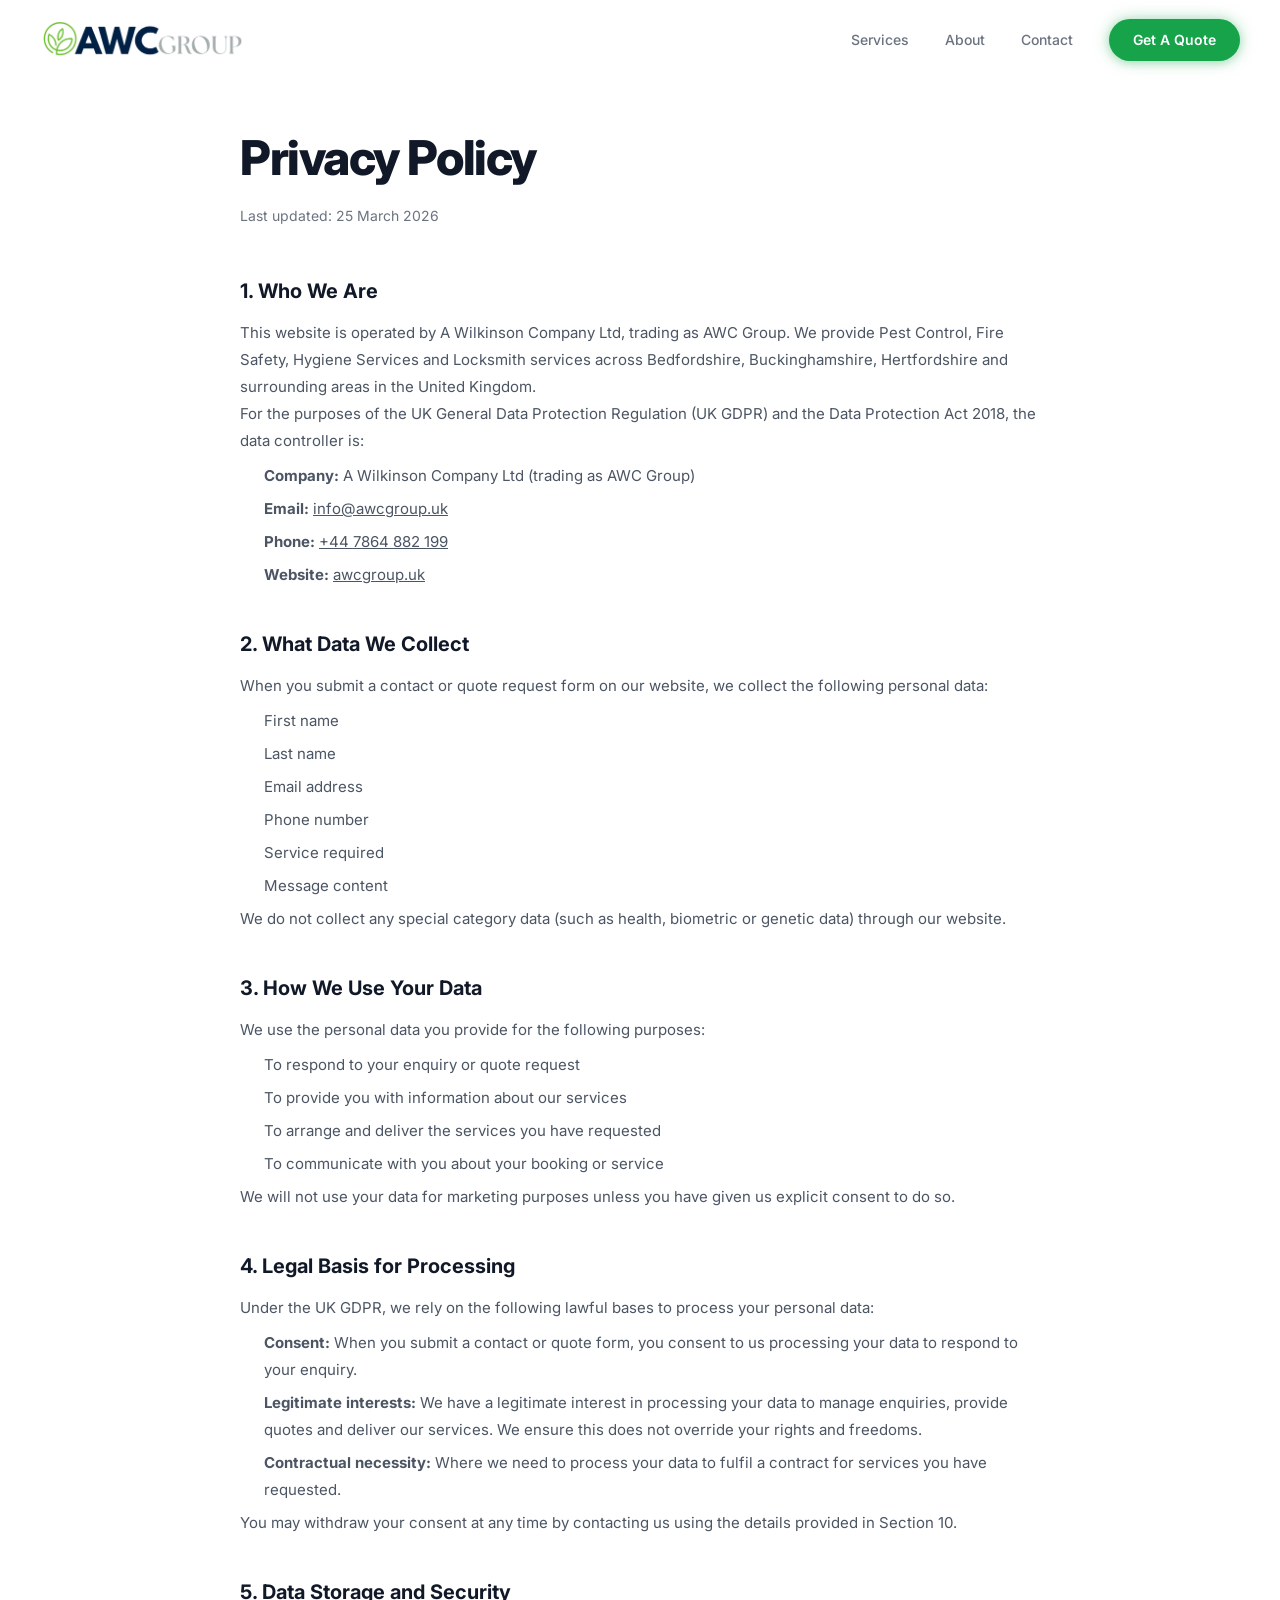
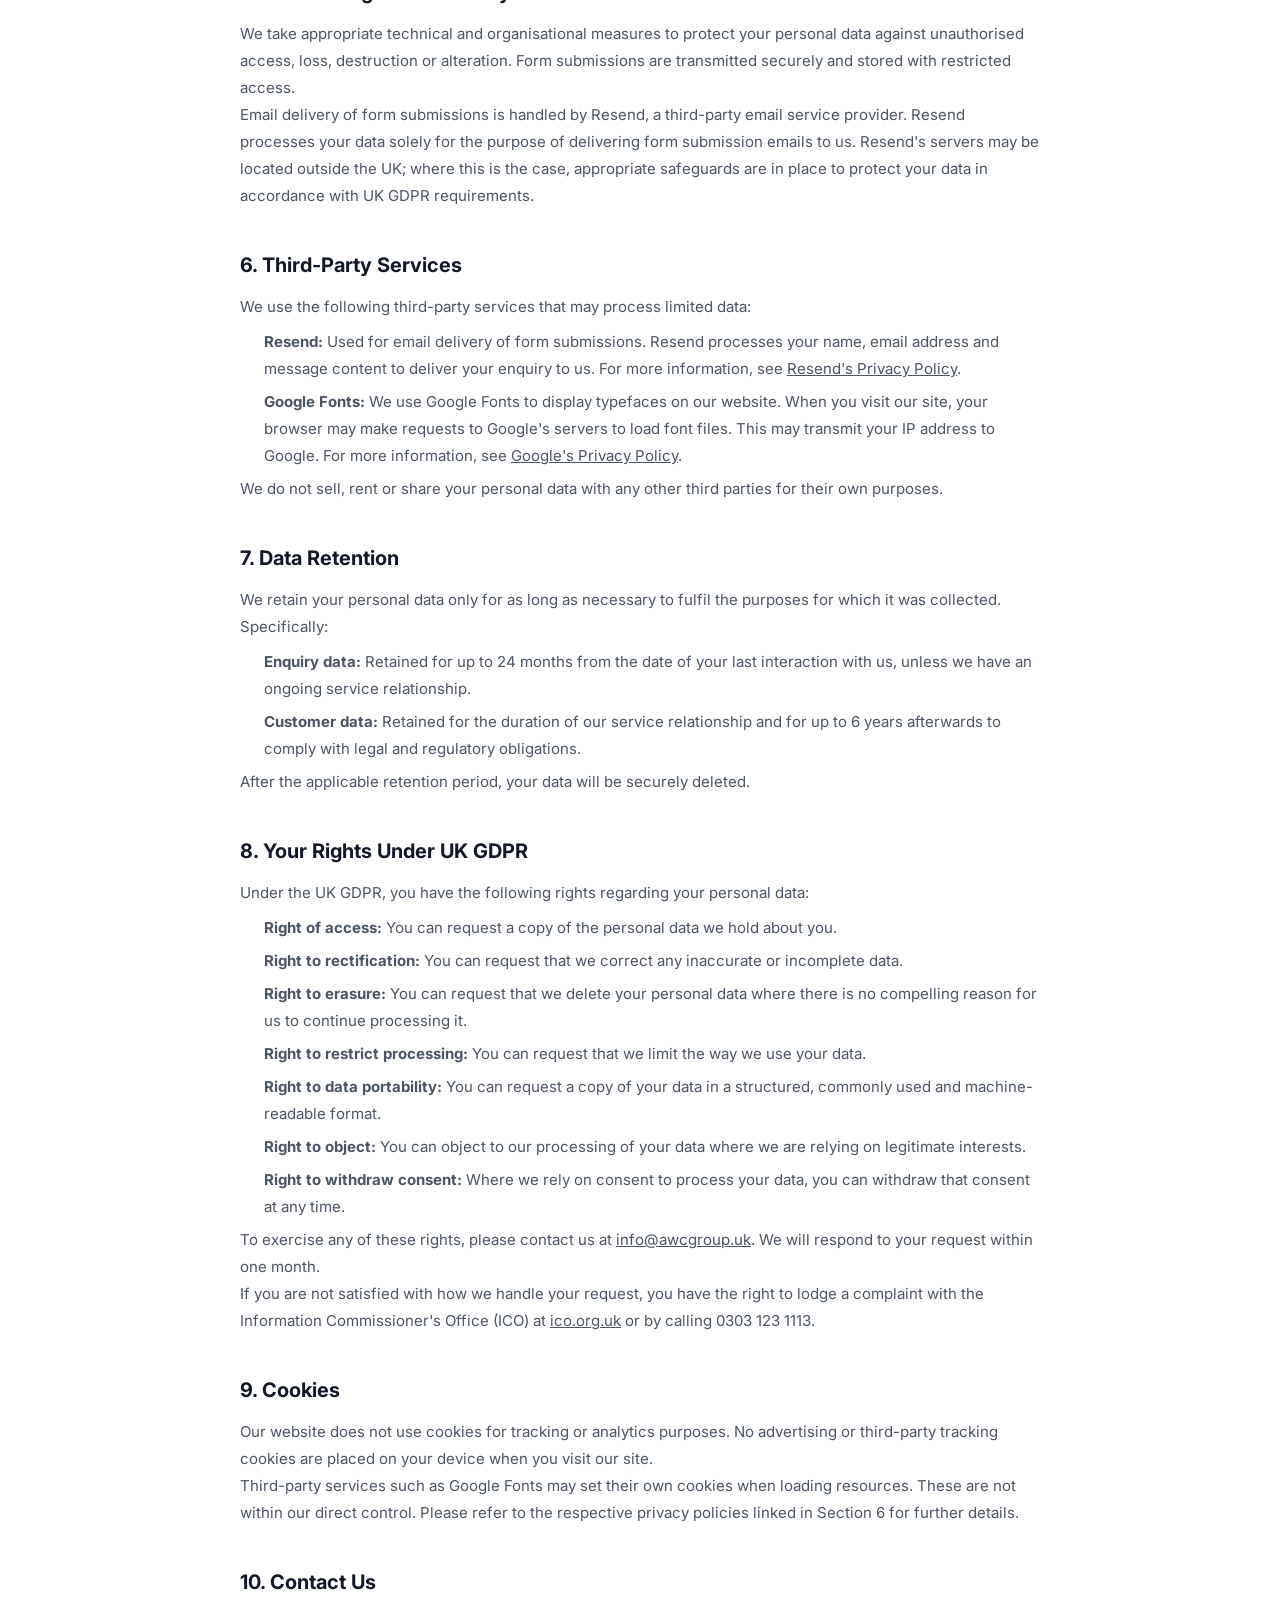
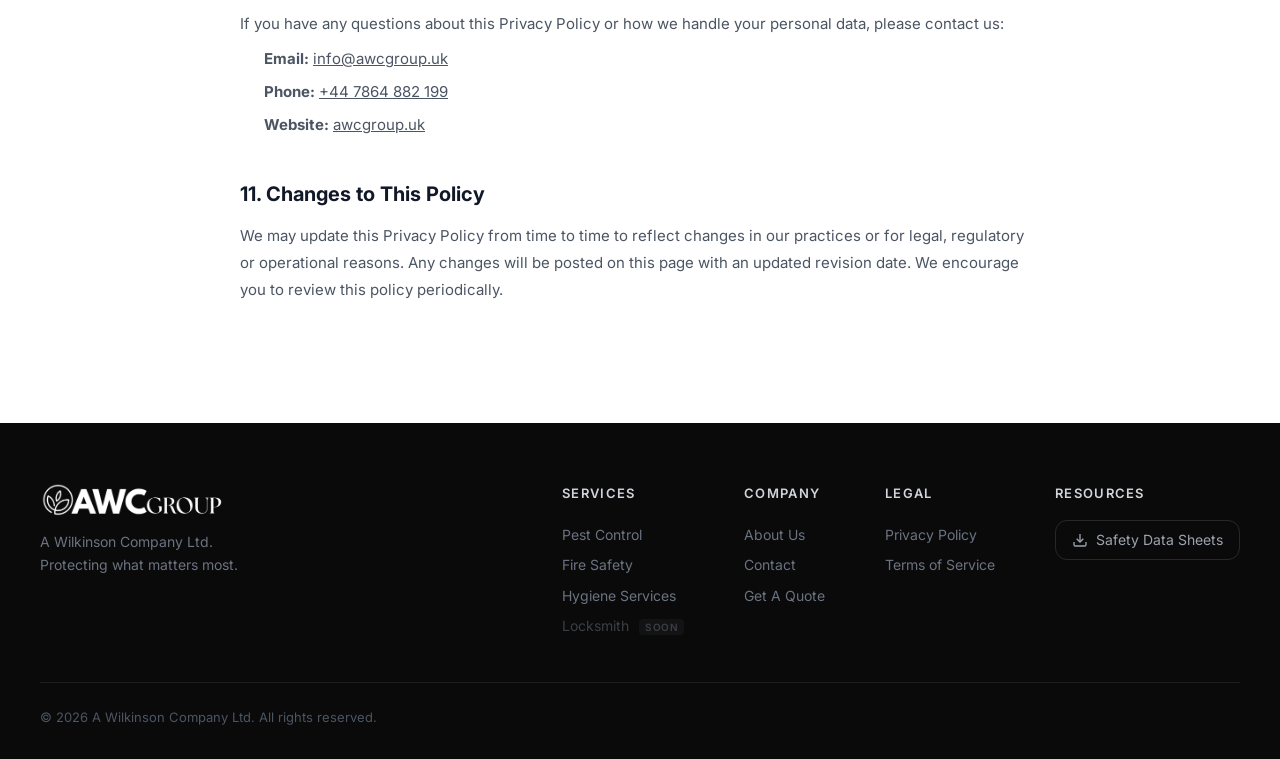
<file: privacy-policy.html>
<!DOCTYPE html>
<html lang="en">
<head>
    <meta charset="UTF-8">
    <meta name="viewport" content="width=device-width, initial-scale=1.0">
    <title>Privacy Policy | AWC Group</title>
    <link rel="icon" type="image/png" href="Assets/logos/awc-brand-circle.png">
    <link rel="apple-touch-icon" href="Assets/logos/awc-brand-circle.png">
    <link rel="preconnect" href="https://fonts.googleapis.com">
    <link rel="preconnect" href="https://fonts.gstatic.com" crossorigin>
    <link href="https://fonts.googleapis.com/css2?family=Inter:wght@300;400;500;600;700;800;900&display=swap" rel="stylesheet">
    <link rel="stylesheet" href="css/style.css?v=20260326">
    <link rel="stylesheet" href="css/animations.css?v=20260326">
    <style>
        .legal { padding: 120px var(--container-padding) 80px; }
        .legal__container { max-width: 800px; margin: 0 auto; }
        .legal__title { font-size: clamp(32px, 5vw, 48px); font-weight: 800; letter-spacing: -0.03em; color: var(--color-gray-900); margin-bottom: 8px; }
        .legal__updated { font-size: 14px; color: var(--color-gray-500); margin-bottom: 48px; }
        .legal__section { margin-bottom: 40px; }
        .legal__section h2 { font-size: 20px; font-weight: 700; color: var(--color-gray-900); margin-bottom: 12px; }
        .legal__section p, .legal__section li { font-size: 15px; line-height: 1.8; color: var(--color-gray-600); }
        .legal__section ul { padding-left: 24px; margin-top: 8px; }
        .legal__section li { margin-bottom: 6px; }
        .legal__section a { color: var(--color-primary); text-decoration: underline; }
    </style>
</head>
<body>

<nav class="nav nav--scrolled" id="nav">
    <div class="nav__container">
        <a href="index.html" class="nav__logo">
            <img src="Assets/AWC-Brand-Logo-Flat-e1769148801666.webp" alt="AWC Group" class="nav__logo-img">
        </a>
        <div class="nav__links">
            <div class="nav__dropdown">
                <span class="nav__link" style="cursor: default;">Services</span>
                <div class="nav__dropdown-menu">
                    <a href="pest-control.html" class="nav__dropdown-item nav__dropdown-item--pest">
                        <span class="nav__dropdown-dot"></span>Pest Control
                    </a>
                    <a href="fire-safety.html" class="nav__dropdown-item nav__dropdown-item--fire">
                        <span class="nav__dropdown-dot"></span>Fire Safety
                    </a>
                    <a href="hygiene-services.html" class="nav__dropdown-item nav__dropdown-item--hygiene">
                        <span class="nav__dropdown-dot"></span>Hygiene Services
                    </a>
                    <a href="#" class="nav__dropdown-item nav__dropdown-item--locksmith nav__dropdown-item--coming-soon">
                        <span class="nav__dropdown-dot"></span>Locksmith<span class="nav__dropdown-coming-soon">Coming Soon</span>
                    </a>
                </div>
            </div>
            <a href="index.html#about" class="nav__link">About</a>
            <a href="index.html#quote" class="nav__link">Contact</a>
            <a href="index.html#quote" class="nav__cta">Get A Quote</a>
        </div>
        <button class="nav__mobile-toggle" id="mobileToggle" aria-label="Menu">
            <span></span><span></span><span></span>
        </button>
    </div>
</nav>

<div class="mobile-menu" id="mobileMenu">
    <div class="mobile-menu__bg"></div>
    <div class="mobile-menu__inner">
        <div class="mobile-menu__nav">
            <a href="index.html#services" class="mobile-menu__link" data-index="1">Services</a>
            <a href="index.html#about" class="mobile-menu__link" data-index="2">About</a>
            <a href="index.html#quote" class="mobile-menu__link" data-index="3">Contact</a>
        </div>
        <div class="mobile-menu__services">
            <a href="pest-control.html" class="mobile-menu__service-card mobile-menu__service-card--pest" data-index="4">
                <span class="mobile-menu__service-dot"></span>
                <span>Pest Control</span>
            </a>
            <a href="fire-safety.html" class="mobile-menu__service-card mobile-menu__service-card--fire" data-index="5">
                <span class="mobile-menu__service-dot"></span>
                <span>Fire Safety</span>
            </a>
            <a href="hygiene-services.html" class="mobile-menu__service-card mobile-menu__service-card--hygiene" data-index="6">
                <span class="mobile-menu__service-dot"></span>
                <span>Hygiene Services</span>
            </a>
            <a href="#" class="mobile-menu__service-card mobile-menu__service-card--locksmith mobile-menu__service-card--coming-soon" data-index="7">
                <span class="mobile-menu__service-dot"></span>
                <span>Locksmith</span>
                <span class="mobile-menu__coming-soon">Coming Soon</span>
            </a>
        </div>
        <div class="mobile-menu__contact" data-index="8">
            <a href="tel:+447864882199" class="mobile-menu__contact-link">
                <svg width="18" height="18" viewBox="0 0 24 24" fill="none" stroke="currentColor" stroke-width="2"><path d="M22 16.92v3a2 2 0 0 1-2.18 2 19.79 19.79 0 0 1-8.63-3.07 19.5 19.5 0 0 1-6-6 19.79 19.79 0 0 1-3.07-8.67A2 2 0 0 1 4.11 2h3a2 2 0 0 1 2 1.72c.127.96.361 1.903.7 2.81a2 2 0 0 1-.45 2.11L8.09 9.91a16 16 0 0 0 6 6l1.27-1.27a2 2 0 0 1 2.11-.45c.907.339 1.85.573 2.81.7A2 2 0 0 1 22 16.92z"/></svg>
                +44 7864 882 199
            </a>
            <a href="mailto:info@awcgroup.uk" class="mobile-menu__contact-link">
                <svg width="18" height="18" viewBox="0 0 24 24" fill="none" stroke="currentColor" stroke-width="2"><rect x="2" y="4" width="20" height="16" rx="2"/><path d="m22 7-8.97 5.7a1.94 1.94 0 0 1-2.06 0L2 7"/></svg>
                info@awcgroup.uk
            </a>
        </div>
    </div>
</div>

<main class="legal">
    <div class="legal__container">
        <h1 class="legal__title">Privacy Policy</h1>
        <p class="legal__updated">Last updated: 25 March 2026</p>

        <div class="legal__section">
            <h2>1. Who We Are</h2>
            <p>This website is operated by A Wilkinson Company Ltd, trading as AWC Group. We provide Pest Control, Fire Safety, Hygiene Services and Locksmith services across Bedfordshire, Buckinghamshire, Hertfordshire and surrounding areas in the United Kingdom.</p>
            <p>For the purposes of the UK General Data Protection Regulation (UK GDPR) and the Data Protection Act 2018, the data controller is:</p>
            <ul>
                <li><strong>Company:</strong> A Wilkinson Company Ltd (trading as AWC Group)</li>
                <li><strong>Email:</strong> <a href="mailto:info@awcgroup.uk">info@awcgroup.uk</a></li>
                <li><strong>Phone:</strong> <a href="tel:+447864882199">+44 7864 882 199</a></li>
                <li><strong>Website:</strong> <a href="https://awcgroup.uk">awcgroup.uk</a></li>
            </ul>
        </div>

        <div class="legal__section">
            <h2>2. What Data We Collect</h2>
            <p>When you submit a contact or quote request form on our website, we collect the following personal data:</p>
            <ul>
                <li>First name</li>
                <li>Last name</li>
                <li>Email address</li>
                <li>Phone number</li>
                <li>Service required</li>
                <li>Message content</li>
            </ul>
            <p>We do not collect any special category data (such as health, biometric or genetic data) through our website.</p>
        </div>

        <div class="legal__section">
            <h2>3. How We Use Your Data</h2>
            <p>We use the personal data you provide for the following purposes:</p>
            <ul>
                <li>To respond to your enquiry or quote request</li>
                <li>To provide you with information about our services</li>
                <li>To arrange and deliver the services you have requested</li>
                <li>To communicate with you about your booking or service</li>
            </ul>
            <p>We will not use your data for marketing purposes unless you have given us explicit consent to do so.</p>
        </div>

        <div class="legal__section">
            <h2>4. Legal Basis for Processing</h2>
            <p>Under the UK GDPR, we rely on the following lawful bases to process your personal data:</p>
            <ul>
                <li><strong>Consent:</strong> When you submit a contact or quote form, you consent to us processing your data to respond to your enquiry.</li>
                <li><strong>Legitimate interests:</strong> We have a legitimate interest in processing your data to manage enquiries, provide quotes and deliver our services. We ensure this does not override your rights and freedoms.</li>
                <li><strong>Contractual necessity:</strong> Where we need to process your data to fulfil a contract for services you have requested.</li>
            </ul>
            <p>You may withdraw your consent at any time by contacting us using the details provided in Section 10.</p>
        </div>

        <div class="legal__section">
            <h2>5. Data Storage and Security</h2>
            <p>We take appropriate technical and organisational measures to protect your personal data against unauthorised access, loss, destruction or alteration. Form submissions are transmitted securely and stored with restricted access.</p>
            <p>Email delivery of form submissions is handled by Resend, a third-party email service provider. Resend processes your data solely for the purpose of delivering form submission emails to us. Resend's servers may be located outside the UK; where this is the case, appropriate safeguards are in place to protect your data in accordance with UK GDPR requirements.</p>
        </div>

        <div class="legal__section">
            <h2>6. Third-Party Services</h2>
            <p>We use the following third-party services that may process limited data:</p>
            <ul>
                <li><strong>Resend:</strong> Used for email delivery of form submissions. Resend processes your name, email address and message content to deliver your enquiry to us. For more information, see <a href="https://resend.com/legal/privacy-policy" target="_blank" rel="noopener noreferrer">Resend's Privacy Policy</a>.</li>
                <li><strong>Google Fonts:</strong> We use Google Fonts to display typefaces on our website. When you visit our site, your browser may make requests to Google's servers to load font files. This may transmit your IP address to Google. For more information, see <a href="https://policies.google.com/privacy" target="_blank" rel="noopener noreferrer">Google's Privacy Policy</a>.</li>
            </ul>
            <p>We do not sell, rent or share your personal data with any other third parties for their own purposes.</p>
        </div>

        <div class="legal__section">
            <h2>7. Data Retention</h2>
            <p>We retain your personal data only for as long as necessary to fulfil the purposes for which it was collected. Specifically:</p>
            <ul>
                <li><strong>Enquiry data:</strong> Retained for up to 24 months from the date of your last interaction with us, unless we have an ongoing service relationship.</li>
                <li><strong>Customer data:</strong> Retained for the duration of our service relationship and for up to 6 years afterwards to comply with legal and regulatory obligations.</li>
            </ul>
            <p>After the applicable retention period, your data will be securely deleted.</p>
        </div>

        <div class="legal__section">
            <h2>8. Your Rights Under UK GDPR</h2>
            <p>Under the UK GDPR, you have the following rights regarding your personal data:</p>
            <ul>
                <li><strong>Right of access:</strong> You can request a copy of the personal data we hold about you.</li>
                <li><strong>Right to rectification:</strong> You can request that we correct any inaccurate or incomplete data.</li>
                <li><strong>Right to erasure:</strong> You can request that we delete your personal data where there is no compelling reason for us to continue processing it.</li>
                <li><strong>Right to restrict processing:</strong> You can request that we limit the way we use your data.</li>
                <li><strong>Right to data portability:</strong> You can request a copy of your data in a structured, commonly used and machine-readable format.</li>
                <li><strong>Right to object:</strong> You can object to our processing of your data where we are relying on legitimate interests.</li>
                <li><strong>Right to withdraw consent:</strong> Where we rely on consent to process your data, you can withdraw that consent at any time.</li>
            </ul>
            <p>To exercise any of these rights, please contact us at <a href="mailto:info@awcgroup.uk">info@awcgroup.uk</a>. We will respond to your request within one month.</p>
            <p>If you are not satisfied with how we handle your request, you have the right to lodge a complaint with the Information Commissioner's Office (ICO) at <a href="https://ico.org.uk" target="_blank" rel="noopener noreferrer">ico.org.uk</a> or by calling 0303 123 1113.</p>
        </div>

        <div class="legal__section">
            <h2>9. Cookies</h2>
            <p>Our website does not use cookies for tracking or analytics purposes. No advertising or third-party tracking cookies are placed on your device when you visit our site.</p>
            <p>Third-party services such as Google Fonts may set their own cookies when loading resources. These are not within our direct control. Please refer to the respective privacy policies linked in Section 6 for further details.</p>
        </div>

        <div class="legal__section">
            <h2>10. Contact Us</h2>
            <p>If you have any questions about this Privacy Policy or how we handle your personal data, please contact us:</p>
            <ul>
                <li><strong>Email:</strong> <a href="mailto:info@awcgroup.uk">info@awcgroup.uk</a></li>
                <li><strong>Phone:</strong> <a href="tel:+447864882199">+44 7864 882 199</a></li>
                <li><strong>Website:</strong> <a href="https://awcgroup.uk">awcgroup.uk</a></li>
            </ul>
        </div>

        <div class="legal__section">
            <h2>11. Changes to This Policy</h2>
            <p>We may update this Privacy Policy from time to time to reflect changes in our practices or for legal, regulatory or operational reasons. Any changes will be posted on this page with an updated revision date. We encourage you to review this policy periodically.</p>
        </div>
    </div>
</main>

<footer class="footer">
    <div class="footer__container">
        <div class="footer__top">
            <div class="footer__brand">
                <img src="Assets/AWC-Brand-Logo-Flat-e1769148801666.webp" alt="AWC Group" class="footer__logo-img">
                <p class="footer__tagline">A Wilkinson Company Ltd.<br>Protecting what matters most.</p>
            </div>
            <div class="footer__links">
                <div class="footer__col">
                    <h4 class="footer__col-title">Services</h4>
                    <a href="pest-control.html" class="footer__link">Pest Control</a>
                    <a href="fire-safety.html" class="footer__link">Fire Safety</a>
                    <a href="hygiene-services.html" class="footer__link">Hygiene Services</a>
                    <a href="#" class="footer__link footer__link--muted">Locksmith <span class="footer__coming-soon">Soon</span></a>
                </div>
                <div class="footer__col">
                    <h4 class="footer__col-title">Company</h4>
                    <a href="index.html#about" class="footer__link">About Us</a>
                    <a href="index.html#quote" class="footer__link">Contact</a>
                    <a href="index.html#quote" class="footer__link">Get A Quote</a>
                </div>
                <div class="footer__col">
                    <h4 class="footer__col-title">Legal</h4>
                    <a href="privacy-policy.html" class="footer__link">Privacy Policy</a>
                    <a href="terms.html" class="footer__link">Terms of Service</a>
                </div>
                <div class="footer__col">
                    <h4 class="footer__col-title">Resources</h4>
                    <a href="Assets/SDS Library Pest Control.pdf" class="footer__download" target="_blank" download>
                        <svg width="16" height="16" viewBox="0 0 24 24" fill="none" stroke="currentColor" stroke-width="2"><path d="M21 15v4a2 2 0 0 1-2 2H5a2 2 0 0 1-2-2v-4"/><polyline points="7 10 12 15 17 10"/><line x1="12" y1="15" x2="12" y2="3"/></svg>
                        Safety Data Sheets
                    </a>
                </div>
            </div>
        </div>
        <div class="footer__bottom">
            <p>&copy; 2026 A Wilkinson Company Ltd. All rights reserved.</p>
        </div>
    </div>
</footer>

<script src="js/main.js?v=20260326"></script>
</body>
</html>
</file>
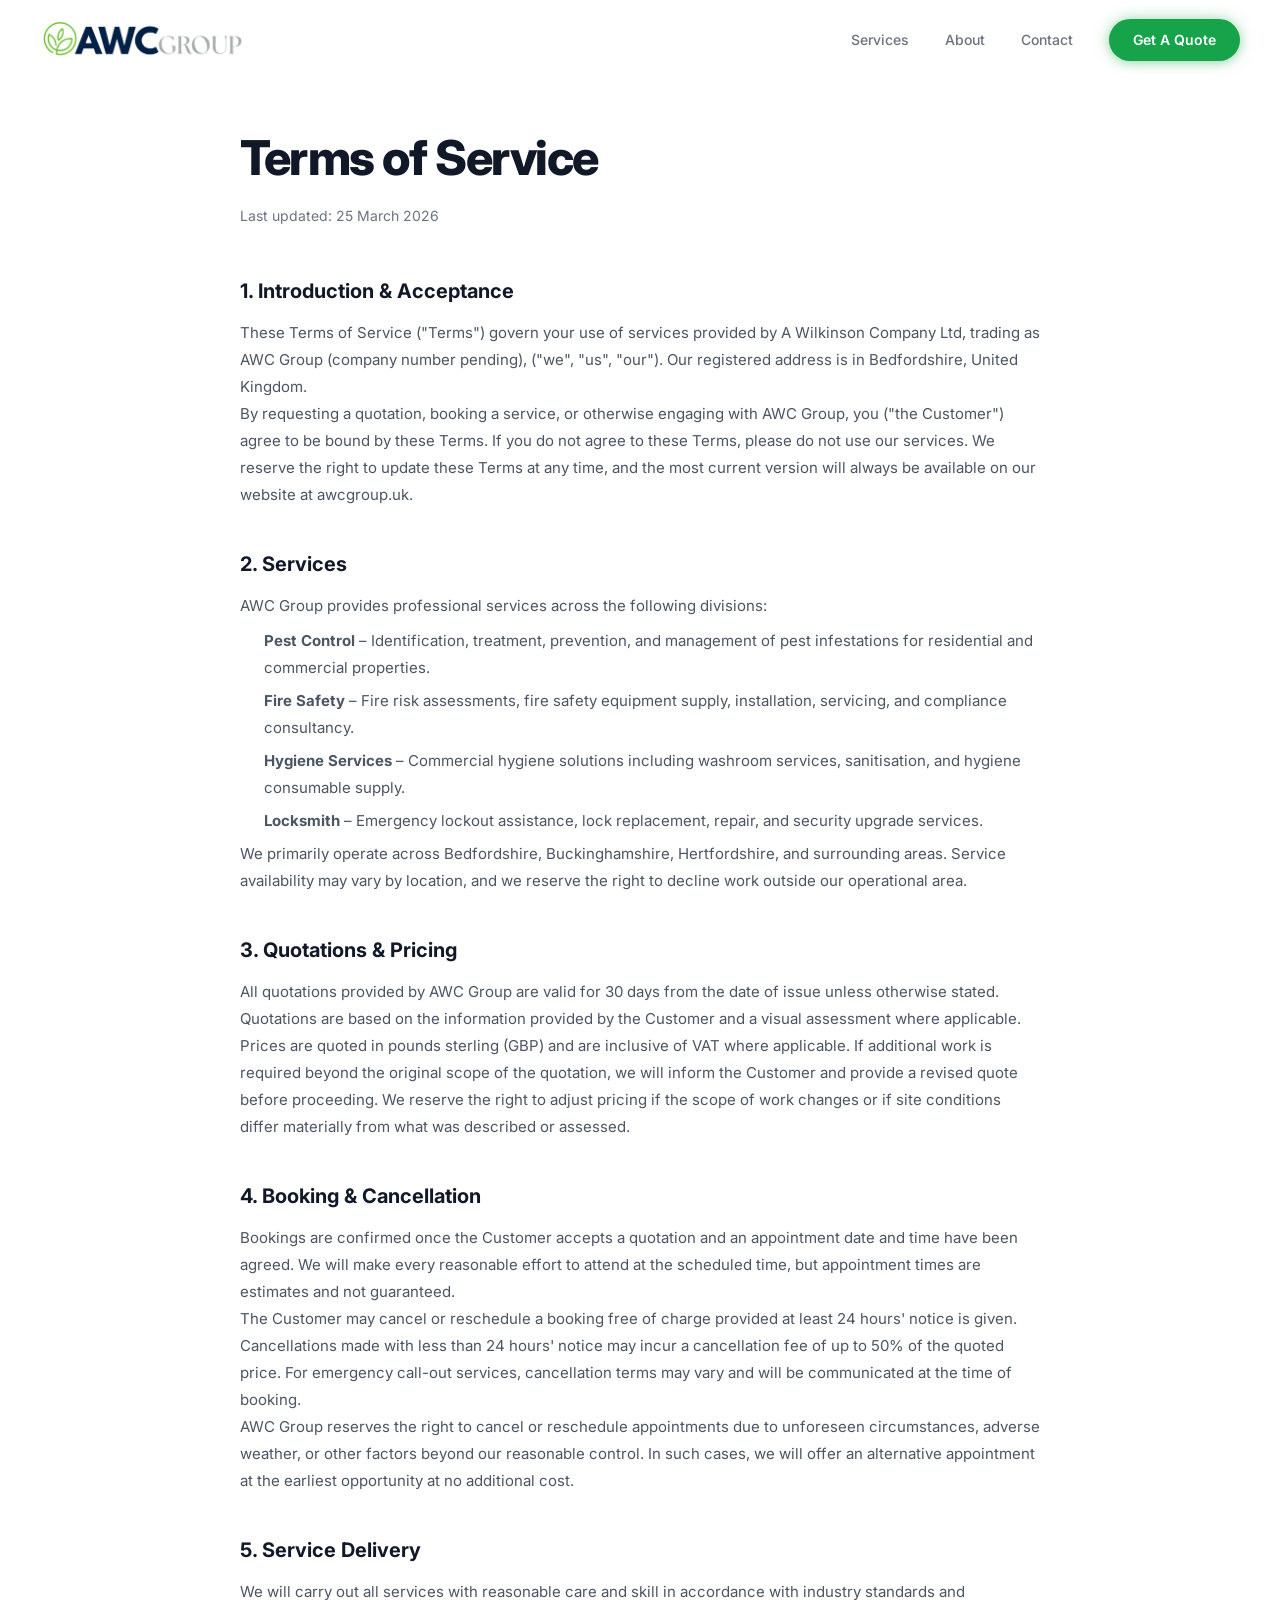
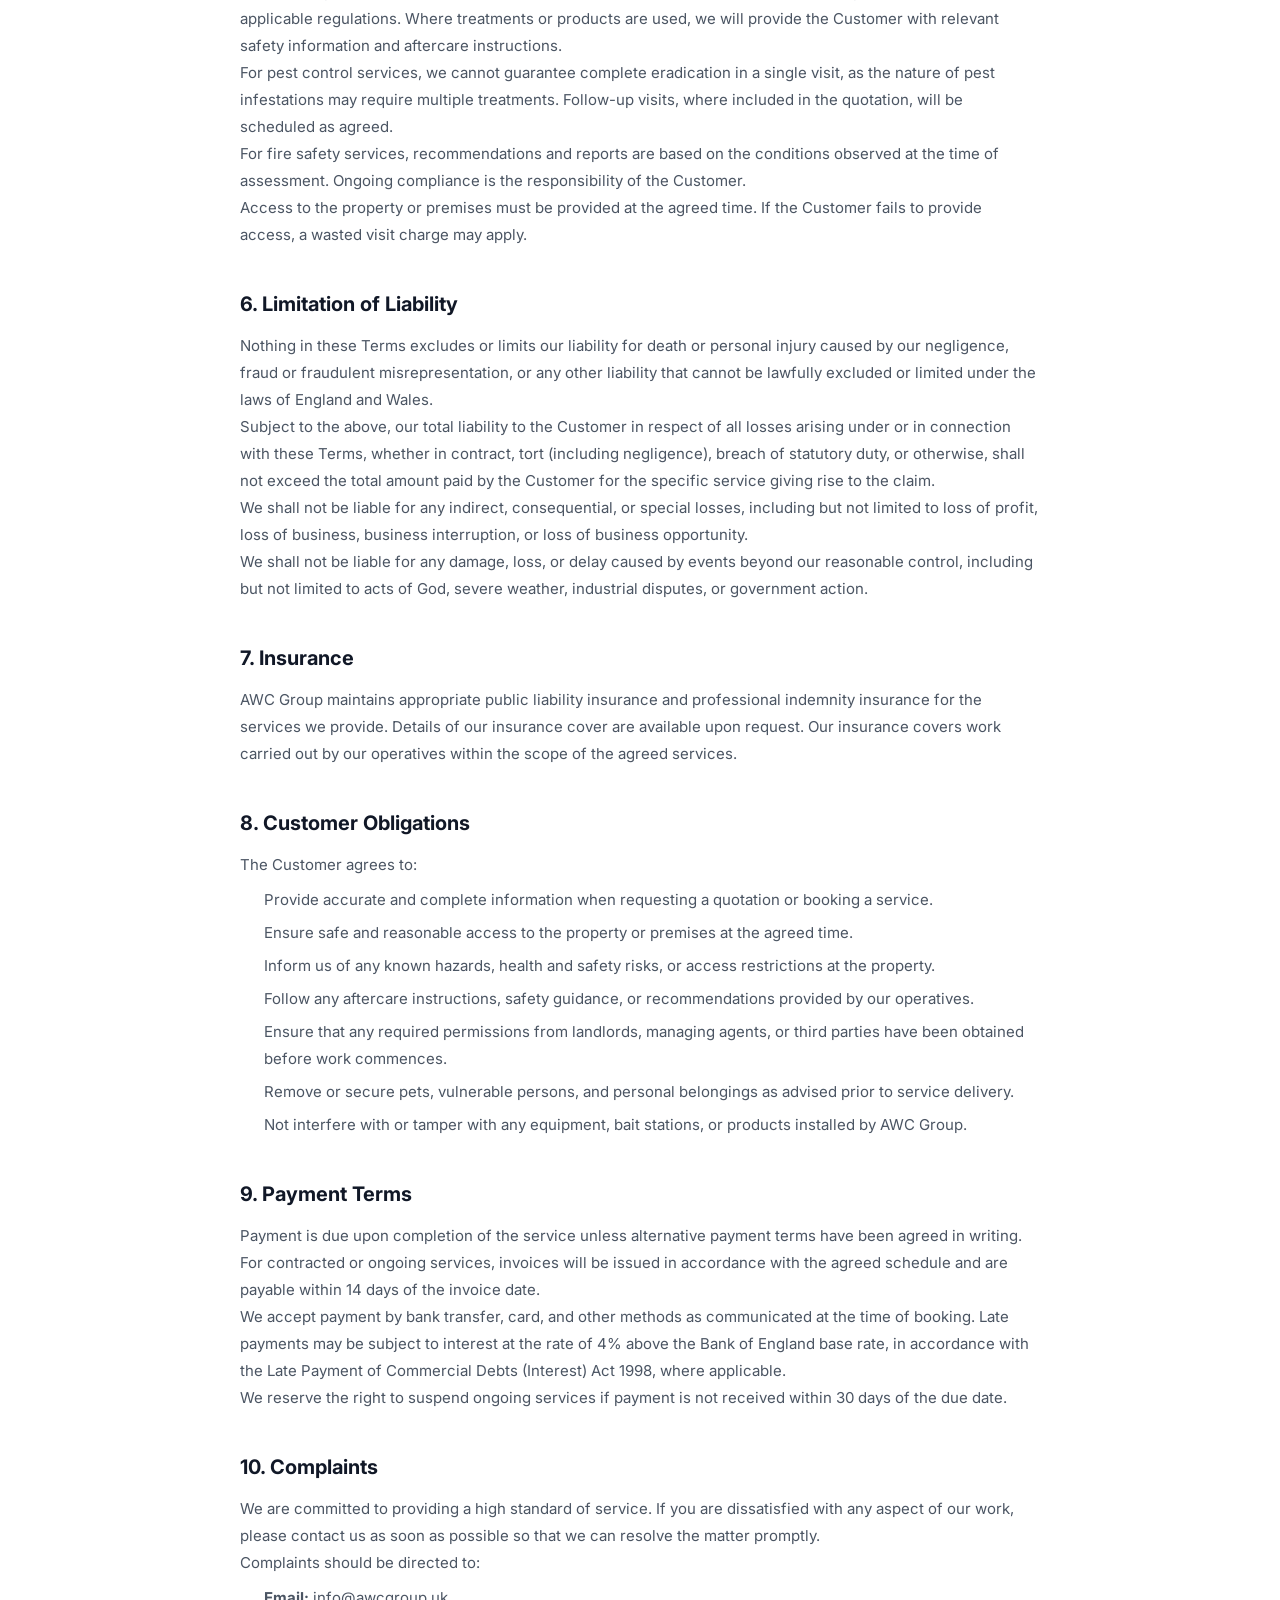
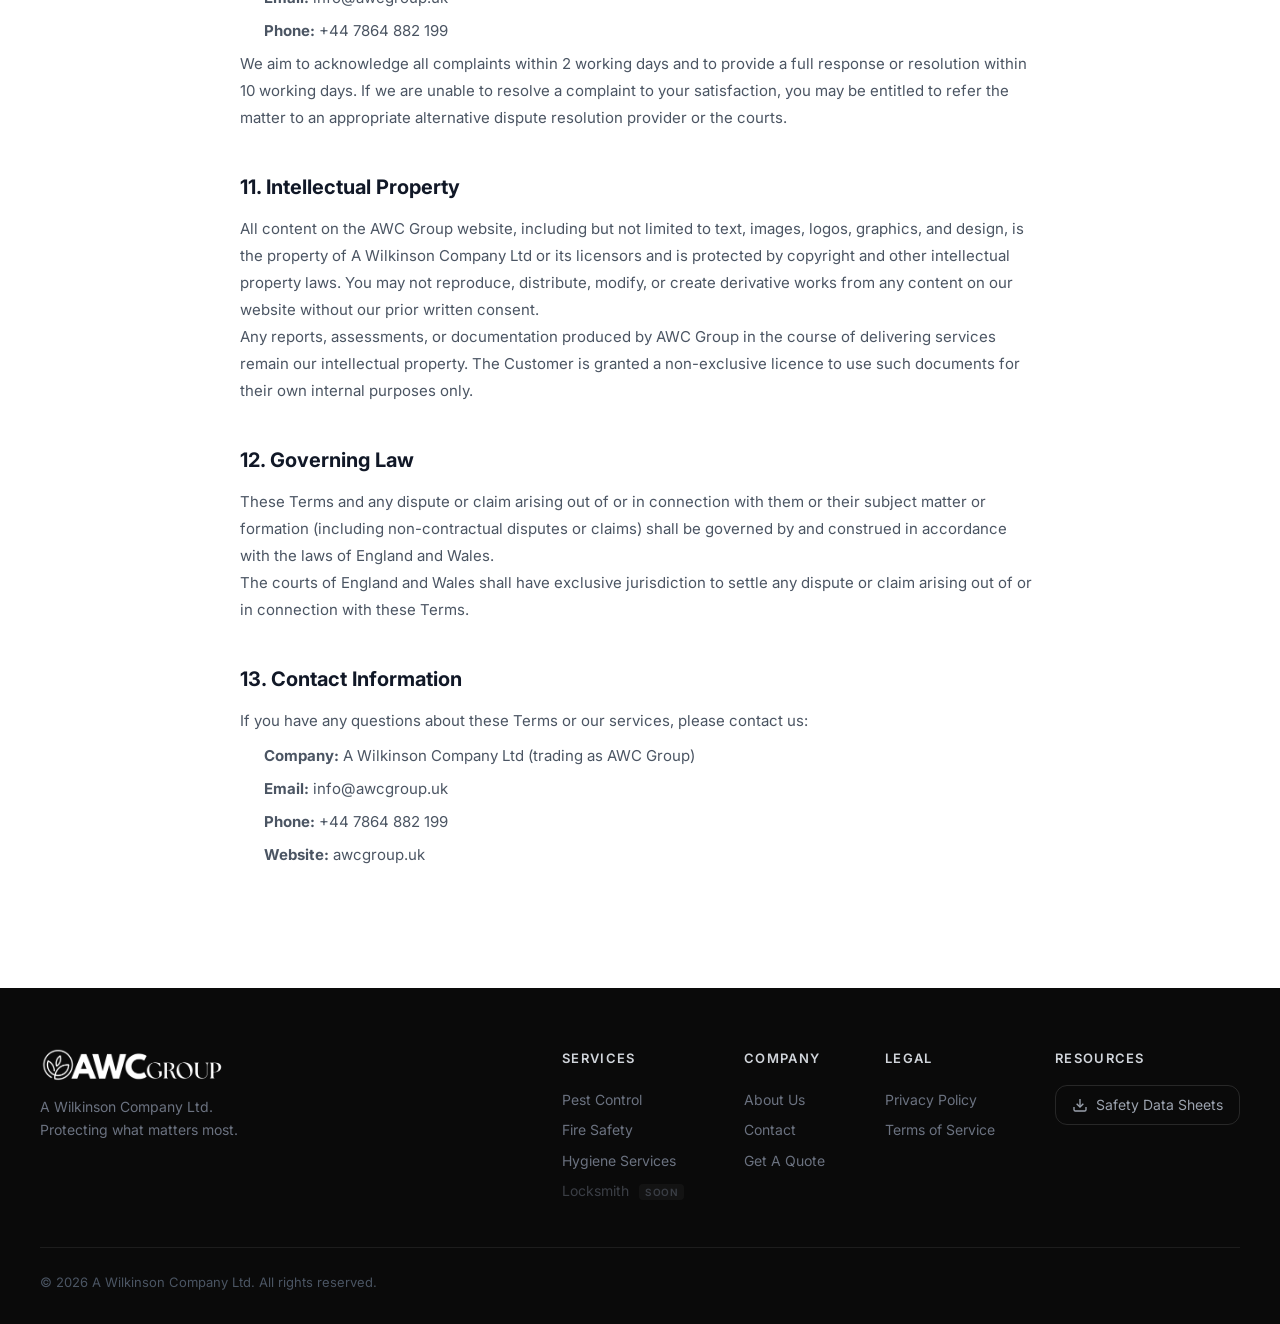
<file: terms.html>
<!DOCTYPE html>
<html lang="en">
<head>
    <meta charset="UTF-8">
    <meta name="viewport" content="width=device-width, initial-scale=1.0">
    <title>Terms of Service | AWC Group</title>
    <link rel="icon" type="image/png" href="Assets/logos/awc-brand-circle.png">
    <link rel="apple-touch-icon" href="Assets/logos/awc-brand-circle.png">
    <link rel="preconnect" href="https://fonts.googleapis.com">
    <link rel="preconnect" href="https://fonts.gstatic.com" crossorigin>
    <link href="https://fonts.googleapis.com/css2?family=Inter:wght@300;400;500;600;700;800;900&display=swap" rel="stylesheet">
    <link rel="stylesheet" href="css/style.css?v=20260326">
    <link rel="stylesheet" href="css/animations.css?v=20260326">
    <style>
        .legal { padding: 120px var(--container-padding) 80px; }
        .legal__container { max-width: 800px; margin: 0 auto; }
        .legal__title { font-size: clamp(32px, 5vw, 48px); font-weight: 800; letter-spacing: -0.03em; color: var(--color-gray-900); margin-bottom: 8px; }
        .legal__updated { font-size: 14px; color: var(--color-gray-500); margin-bottom: 48px; }
        .legal__section { margin-bottom: 40px; }
        .legal__section h2 { font-size: 20px; font-weight: 700; color: var(--color-gray-900); margin-bottom: 12px; }
        .legal__section p, .legal__section li { font-size: 15px; line-height: 1.8; color: var(--color-gray-600); }
        .legal__section ul { padding-left: 24px; margin-top: 8px; }
        .legal__section li { margin-bottom: 6px; }
    </style>
</head>
<body>

    <nav class="nav nav--scrolled" id="nav">
        <div class="nav__container">
            <a href="index.html" class="nav__logo">
                <img src="Assets/AWC-Brand-Logo-Flat-e1769148801666.webp" alt="AWC Group" class="nav__logo-img">
            </a>
            <div class="nav__links">
                <div class="nav__dropdown">
                    <span class="nav__link" style="cursor: default;">Services</span>
                    <div class="nav__dropdown-menu">
                        <a href="pest-control.html" class="nav__dropdown-item nav__dropdown-item--pest">
                            <span class="nav__dropdown-dot"></span>Pest Control
                        </a>
                        <a href="fire-safety.html" class="nav__dropdown-item nav__dropdown-item--fire">
                            <span class="nav__dropdown-dot"></span>Fire Safety
                        </a>
                        <a href="hygiene-services.html" class="nav__dropdown-item nav__dropdown-item--hygiene">
                            <span class="nav__dropdown-dot"></span>Hygiene Services
                        </a>
                        <a href="#" class="nav__dropdown-item nav__dropdown-item--locksmith nav__dropdown-item--coming-soon">
                            <span class="nav__dropdown-dot"></span>Locksmith<span class="nav__dropdown-coming-soon">Coming Soon</span>
                        </a>
                    </div>
                </div>
                <a href="index.html#about" class="nav__link">About</a>
                <a href="index.html#quote" class="nav__link">Contact</a>
                <a href="index.html#quote" class="nav__cta">Get A Quote</a>
            </div>
            <button class="nav__mobile-toggle" id="mobileToggle" aria-label="Menu">
                <span></span><span></span><span></span>
            </button>
        </div>
    </nav>

    <div class="mobile-menu" id="mobileMenu">
        <div class="mobile-menu__bg"></div>
        <div class="mobile-menu__inner">
            <div class="mobile-menu__nav">
                <a href="index.html#services" class="mobile-menu__link" data-index="1">Services</a>
                <a href="index.html#about" class="mobile-menu__link" data-index="2">About</a>
                <a href="index.html#quote" class="mobile-menu__link" data-index="3">Contact</a>
            </div>
            <div class="mobile-menu__services">
                <a href="pest-control.html" class="mobile-menu__service-card mobile-menu__service-card--pest" data-index="4">
                    <span class="mobile-menu__service-dot"></span>
                    <span>Pest Control</span>
                </a>
                <a href="fire-safety.html" class="mobile-menu__service-card mobile-menu__service-card--fire" data-index="5">
                    <span class="mobile-menu__service-dot"></span>
                    <span>Fire Safety</span>
                </a>
                <a href="hygiene-services.html" class="mobile-menu__service-card mobile-menu__service-card--hygiene" data-index="6">
                    <span class="mobile-menu__service-dot"></span>
                    <span>Hygiene Services</span>
                </a>
                <a href="#" class="mobile-menu__service-card mobile-menu__service-card--locksmith mobile-menu__service-card--coming-soon" data-index="7">
                    <span class="mobile-menu__service-dot"></span>
                    <span>Locksmith</span>
                    <span class="mobile-menu__coming-soon">Coming Soon</span>
                </a>
            </div>
            <div class="mobile-menu__contact" data-index="8">
                <a href="tel:+447864882199" class="mobile-menu__contact-link">
                    <svg width="18" height="18" viewBox="0 0 24 24" fill="none" stroke="currentColor" stroke-width="2"><path d="M22 16.92v3a2 2 0 0 1-2.18 2 19.79 19.79 0 0 1-8.63-3.07 19.5 19.5 0 0 1-6-6 19.79 19.79 0 0 1-3.07-8.67A2 2 0 0 1 4.11 2h3a2 2 0 0 1 2 1.72c.127.96.361 1.903.7 2.81a2 2 0 0 1-.45 2.11L8.09 9.91a16 16 0 0 0 6 6l1.27-1.27a2 2 0 0 1 2.11-.45c.907.339 1.85.573 2.81.7A2 2 0 0 1 22 16.92z"/></svg>
                    +44 7864 882 199
                </a>
                <a href="mailto:info@awcgroup.uk" class="mobile-menu__contact-link">
                    <svg width="18" height="18" viewBox="0 0 24 24" fill="none" stroke="currentColor" stroke-width="2"><rect x="2" y="4" width="20" height="16" rx="2"/><path d="m22 7-8.97 5.7a1.94 1.94 0 0 1-2.06 0L2 7"/></svg>
                    info@awcgroup.uk
                </a>
            </div>
        </div>
    </div>

    <main class="legal">
        <div class="legal__container">
            <h1 class="legal__title">Terms of Service</h1>
            <p class="legal__updated">Last updated: 25 March 2026</p>

            <div class="legal__section">
                <h2>1. Introduction &amp; Acceptance</h2>
                <p>These Terms of Service ("Terms") govern your use of services provided by A Wilkinson Company Ltd, trading as AWC Group (company number pending), ("we", "us", "our"). Our registered address is in Bedfordshire, United Kingdom.</p>
                <p>By requesting a quotation, booking a service, or otherwise engaging with AWC Group, you ("the Customer") agree to be bound by these Terms. If you do not agree to these Terms, please do not use our services. We reserve the right to update these Terms at any time, and the most current version will always be available on our website at awcgroup.uk.</p>
            </div>

            <div class="legal__section">
                <h2>2. Services</h2>
                <p>AWC Group provides professional services across the following divisions:</p>
                <ul>
                    <li><strong>Pest Control</strong> &ndash; Identification, treatment, prevention, and management of pest infestations for residential and commercial properties.</li>
                    <li><strong>Fire Safety</strong> &ndash; Fire risk assessments, fire safety equipment supply, installation, servicing, and compliance consultancy.</li>
                    <li><strong>Hygiene Services</strong> &ndash; Commercial hygiene solutions including washroom services, sanitisation, and hygiene consumable supply.</li>
                    <li><strong>Locksmith</strong> &ndash; Emergency lockout assistance, lock replacement, repair, and security upgrade services.</li>
                </ul>
                <p>We primarily operate across Bedfordshire, Buckinghamshire, Hertfordshire, and surrounding areas. Service availability may vary by location, and we reserve the right to decline work outside our operational area.</p>
            </div>

            <div class="legal__section">
                <h2>3. Quotations &amp; Pricing</h2>
                <p>All quotations provided by AWC Group are valid for 30 days from the date of issue unless otherwise stated. Quotations are based on the information provided by the Customer and a visual assessment where applicable.</p>
                <p>Prices are quoted in pounds sterling (GBP) and are inclusive of VAT where applicable. If additional work is required beyond the original scope of the quotation, we will inform the Customer and provide a revised quote before proceeding. We reserve the right to adjust pricing if the scope of work changes or if site conditions differ materially from what was described or assessed.</p>
            </div>

            <div class="legal__section">
                <h2>4. Booking &amp; Cancellation</h2>
                <p>Bookings are confirmed once the Customer accepts a quotation and an appointment date and time have been agreed. We will make every reasonable effort to attend at the scheduled time, but appointment times are estimates and not guaranteed.</p>
                <p>The Customer may cancel or reschedule a booking free of charge provided at least 24 hours' notice is given. Cancellations made with less than 24 hours' notice may incur a cancellation fee of up to 50% of the quoted price. For emergency call-out services, cancellation terms may vary and will be communicated at the time of booking.</p>
                <p>AWC Group reserves the right to cancel or reschedule appointments due to unforeseen circumstances, adverse weather, or other factors beyond our reasonable control. In such cases, we will offer an alternative appointment at the earliest opportunity at no additional cost.</p>
            </div>

            <div class="legal__section">
                <h2>5. Service Delivery</h2>
                <p>We will carry out all services with reasonable care and skill in accordance with industry standards and applicable regulations. Where treatments or products are used, we will provide the Customer with relevant safety information and aftercare instructions.</p>
                <p>For pest control services, we cannot guarantee complete eradication in a single visit, as the nature of pest infestations may require multiple treatments. Follow-up visits, where included in the quotation, will be scheduled as agreed.</p>
                <p>For fire safety services, recommendations and reports are based on the conditions observed at the time of assessment. Ongoing compliance is the responsibility of the Customer.</p>
                <p>Access to the property or premises must be provided at the agreed time. If the Customer fails to provide access, a wasted visit charge may apply.</p>
            </div>

            <div class="legal__section">
                <h2>6. Limitation of Liability</h2>
                <p>Nothing in these Terms excludes or limits our liability for death or personal injury caused by our negligence, fraud or fraudulent misrepresentation, or any other liability that cannot be lawfully excluded or limited under the laws of England and Wales.</p>
                <p>Subject to the above, our total liability to the Customer in respect of all losses arising under or in connection with these Terms, whether in contract, tort (including negligence), breach of statutory duty, or otherwise, shall not exceed the total amount paid by the Customer for the specific service giving rise to the claim.</p>
                <p>We shall not be liable for any indirect, consequential, or special losses, including but not limited to loss of profit, loss of business, business interruption, or loss of business opportunity.</p>
                <p>We shall not be liable for any damage, loss, or delay caused by events beyond our reasonable control, including but not limited to acts of God, severe weather, industrial disputes, or government action.</p>
            </div>

            <div class="legal__section">
                <h2>7. Insurance</h2>
                <p>AWC Group maintains appropriate public liability insurance and professional indemnity insurance for the services we provide. Details of our insurance cover are available upon request. Our insurance covers work carried out by our operatives within the scope of the agreed services.</p>
            </div>

            <div class="legal__section">
                <h2>8. Customer Obligations</h2>
                <p>The Customer agrees to:</p>
                <ul>
                    <li>Provide accurate and complete information when requesting a quotation or booking a service.</li>
                    <li>Ensure safe and reasonable access to the property or premises at the agreed time.</li>
                    <li>Inform us of any known hazards, health and safety risks, or access restrictions at the property.</li>
                    <li>Follow any aftercare instructions, safety guidance, or recommendations provided by our operatives.</li>
                    <li>Ensure that any required permissions from landlords, managing agents, or third parties have been obtained before work commences.</li>
                    <li>Remove or secure pets, vulnerable persons, and personal belongings as advised prior to service delivery.</li>
                    <li>Not interfere with or tamper with any equipment, bait stations, or products installed by AWC Group.</li>
                </ul>
            </div>

            <div class="legal__section">
                <h2>9. Payment Terms</h2>
                <p>Payment is due upon completion of the service unless alternative payment terms have been agreed in writing. For contracted or ongoing services, invoices will be issued in accordance with the agreed schedule and are payable within 14 days of the invoice date.</p>
                <p>We accept payment by bank transfer, card, and other methods as communicated at the time of booking. Late payments may be subject to interest at the rate of 4% above the Bank of England base rate, in accordance with the Late Payment of Commercial Debts (Interest) Act 1998, where applicable.</p>
                <p>We reserve the right to suspend ongoing services if payment is not received within 30 days of the due date.</p>
            </div>

            <div class="legal__section">
                <h2>10. Complaints</h2>
                <p>We are committed to providing a high standard of service. If you are dissatisfied with any aspect of our work, please contact us as soon as possible so that we can resolve the matter promptly.</p>
                <p>Complaints should be directed to:</p>
                <ul>
                    <li><strong>Email:</strong> info@awcgroup.uk</li>
                    <li><strong>Phone:</strong> +44 7864 882 199</li>
                </ul>
                <p>We aim to acknowledge all complaints within 2 working days and to provide a full response or resolution within 10 working days. If we are unable to resolve a complaint to your satisfaction, you may be entitled to refer the matter to an appropriate alternative dispute resolution provider or the courts.</p>
            </div>

            <div class="legal__section">
                <h2>11. Intellectual Property</h2>
                <p>All content on the AWC Group website, including but not limited to text, images, logos, graphics, and design, is the property of A Wilkinson Company Ltd or its licensors and is protected by copyright and other intellectual property laws. You may not reproduce, distribute, modify, or create derivative works from any content on our website without our prior written consent.</p>
                <p>Any reports, assessments, or documentation produced by AWC Group in the course of delivering services remain our intellectual property. The Customer is granted a non-exclusive licence to use such documents for their own internal purposes only.</p>
            </div>

            <div class="legal__section">
                <h2>12. Governing Law</h2>
                <p>These Terms and any dispute or claim arising out of or in connection with them or their subject matter or formation (including non-contractual disputes or claims) shall be governed by and construed in accordance with the laws of England and Wales.</p>
                <p>The courts of England and Wales shall have exclusive jurisdiction to settle any dispute or claim arising out of or in connection with these Terms.</p>
            </div>

            <div class="legal__section">
                <h2>13. Contact Information</h2>
                <p>If you have any questions about these Terms or our services, please contact us:</p>
                <ul>
                    <li><strong>Company:</strong> A Wilkinson Company Ltd (trading as AWC Group)</li>
                    <li><strong>Email:</strong> <a href="mailto:info@awcgroup.uk" style="color: var(--color-primary); text-decoration: none;">info@awcgroup.uk</a></li>
                    <li><strong>Phone:</strong> <a href="tel:+447864882199" style="color: var(--color-primary); text-decoration: none;">+44 7864 882 199</a></li>
                    <li><strong>Website:</strong> <a href="https://awcgroup.uk" style="color: var(--color-primary); text-decoration: none;">awcgroup.uk</a></li>
                </ul>
            </div>
        </div>
    </main>

    <footer class="footer">
        <div class="footer__container">
            <div class="footer__top">
                <div class="footer__brand">
                    <img src="Assets/AWC-Brand-Logo-Flat-e1769148801666.webp" alt="AWC Group" class="footer__logo-img">
                    <p class="footer__tagline">A Wilkinson Company Ltd.<br>Protecting what matters most.</p>
                </div>
                <div class="footer__links">
                    <div class="footer__col">
                        <h4 class="footer__col-title">Services</h4>
                        <a href="pest-control.html" class="footer__link">Pest Control</a>
                        <a href="fire-safety.html" class="footer__link">Fire Safety</a>
                        <a href="hygiene-services.html" class="footer__link">Hygiene Services</a>
                        <a href="#" class="footer__link footer__link--muted">Locksmith <span class="footer__coming-soon">Soon</span></a>
                    </div>
                    <div class="footer__col">
                        <h4 class="footer__col-title">Company</h4>
                        <a href="index.html#about" class="footer__link">About Us</a>
                        <a href="index.html#quote" class="footer__link">Contact</a>
                        <a href="index.html#quote" class="footer__link">Get A Quote</a>
                    </div>
                    <div class="footer__col">
                        <h4 class="footer__col-title">Legal</h4>
                        <a href="privacy-policy.html" class="footer__link">Privacy Policy</a>
                        <a href="terms.html" class="footer__link">Terms of Service</a>
                    </div>
                    <div class="footer__col">
                        <h4 class="footer__col-title">Resources</h4>
                        <a href="Assets/SDS Library Pest Control.pdf" class="footer__download" target="_blank" download>
                            <svg width="16" height="16" viewBox="0 0 24 24" fill="none" stroke="currentColor" stroke-width="2"><path d="M21 15v4a2 2 0 0 1-2 2H5a2 2 0 0 1-2-2v-4"/><polyline points="7 10 12 15 17 10"/><line x1="12" y1="15" x2="12" y2="3"/></svg>
                            Safety Data Sheets
                        </a>
                    </div>
                </div>
            </div>
            <div class="footer__bottom">
                <p>&copy; 2026 A Wilkinson Company Ltd. All rights reserved.</p>
            </div>
        </div>
    </footer>

    <script src="js/main.js?v=20260326"></script>
</body>
</html>
</file>
<file: css/style.css>
/* ===== VARIABLES ===== */
:root {
    /* Brand Colors */
    --color-dark: #0a0a0a;
    --color-white: #ffffff;
    --color-gray-50: #f9fafb;
    --color-gray-100: #f3f4f6;
    --color-gray-200: #e5e7eb;
    --color-gray-300: #d1d5db;
    --color-gray-400: #9ca3af;
    --color-gray-500: #6b7280;
    --color-gray-600: #4b5563;
    --color-gray-700: #374151;
    --color-gray-800: #1f2937;
    --color-gray-900: #111827;

    /* Service Colors */
    --color-pest: #16a34a;
    --color-pest-light: #dcfce7;
    --color-pest-dark: #15803d;

    --color-fire: #dc2626;
    --color-fire-light: #fef2f2;
    --color-fire-dark: #b91c1c;

    --color-hygiene: #2563eb;
    --color-hygiene-light: #eff6ff;
    --color-hygiene-dark: #1d4ed8;

    --color-locksmith: #e5c68f;
    --color-locksmith-light: #fdf8f0;
    --color-locksmith-dark: #c9a45e;

    /* Typography */
    --font-main: 'Inter', -apple-system, BlinkMacSystemFont, 'Segoe UI', sans-serif;

    /* Spacing */
    --section-padding: clamp(80px, 10vw, 140px);
    --container-max: 1400px;
    --container-padding: clamp(20px, 4vw, 40px);

    /* Transitions */
    --ease-out: cubic-bezier(0.16, 1, 0.3, 1);
    --ease-in-out: cubic-bezier(0.65, 0, 0.35, 1);

    /* Shadows */
    --shadow-sm: 0 1px 2px rgba(0,0,0,0.05);
    --shadow-md: 0 4px 6px -1px rgba(0,0,0,0.07), 0 2px 4px -2px rgba(0,0,0,0.05);
    --shadow-lg: 0 10px 25px -3px rgba(0,0,0,0.08), 0 4px 6px -4px rgba(0,0,0,0.03);
    --shadow-xl: 0 20px 50px -12px rgba(0,0,0,0.12);
    --shadow-2xl: 0 25px 60px -15px rgba(0,0,0,0.18);

    /* Border Radius */
    --radius-sm: 8px;
    --radius-md: 12px;
    --radius-lg: 16px;
    --radius-xl: 24px;
}

/* ===== RESET ===== */
*, *::before, *::after {
    margin: 0;
    padding: 0;
    box-sizing: border-box;
}

html {
    scroll-behavior: smooth;
    -webkit-font-smoothing: antialiased;
    -moz-osx-font-smoothing: grayscale;
}

body {
    font-family: var(--font-main);
    font-size: 16px;
    line-height: 1.6;
    color: var(--color-gray-800);
    background: var(--color-white);
    overflow-x: hidden;
}

a {
    text-decoration: none;
    color: inherit;
}

ul, ol {
    list-style: none;
}

img {
    max-width: 100%;
    display: block;
}

button, input, select, textarea {
    font-family: inherit;
    font-size: inherit;
    border: none;
    outline: none;
    background: none;
}

button {
    cursor: pointer;
}

/* ===== UTILITIES ===== */
.section-label {
    font-size: 13px;
    font-weight: 600;
    text-transform: uppercase;
    letter-spacing: 0.12em;
    color: var(--color-gray-400);
    margin-bottom: 16px;
}

.section-title {
    font-size: clamp(32px, 5vw, 48px);
    font-weight: 800;
    line-height: 1.15;
    color: var(--color-gray-900);
    letter-spacing: -0.03em;
    margin-bottom: 20px;
}

.section-title--light {
    color: var(--color-white);
}

.section-subtitle {
    font-size: 18px;
    color: var(--color-gray-500);
    max-width: 520px;
    line-height: 1.7;
}

/* ===== BUTTONS ===== */
.btn {
    display: inline-flex;
    align-items: center;
    gap: 8px;
    padding: 14px 32px;
    font-size: 15px;
    font-weight: 600;
    border-radius: 100px;
    transition: all 0.4s var(--ease-out);
    position: relative;
    overflow: hidden;
}

.btn--primary {
    background: var(--color-gray-900);
    color: var(--color-white);
    box-shadow: var(--shadow-lg), 0 0 0 0 rgba(0,0,0,0);
}

.btn--primary:hover {
    transform: translateY(-2px);
    box-shadow: var(--shadow-xl), 0 0 0 0 rgba(0,0,0,0);
    background: var(--color-dark);
}

.btn--primary:active {
    transform: translateY(0);
}

.btn--ghost {
    color: var(--color-gray-700);
    border: 1.5px solid var(--color-gray-200);
    background: transparent;
}

.btn--ghost:hover {
    border-color: var(--color-gray-400);
    transform: translateY(-2px);
    box-shadow: var(--shadow-md);
}

.btn--pest {
    background: var(--color-pest);
    color: var(--color-white);
    box-shadow: 0 4px 14px rgba(22, 163, 74, 0.3);
}

.btn--pest:hover {
    background: var(--color-pest-dark);
    transform: translateY(-2px);
    box-shadow: 0 8px 25px rgba(22, 163, 74, 0.35);
}

.btn--fire {
    background: var(--color-fire);
    color: var(--color-white);
    box-shadow: 0 4px 14px rgba(220, 38, 38, 0.3);
}

.btn--fire:hover {
    background: var(--color-fire-dark);
    transform: translateY(-2px);
    box-shadow: 0 8px 25px rgba(220, 38, 38, 0.35);
}

.btn--hygiene {
    background: var(--color-hygiene);
    color: var(--color-white);
    box-shadow: 0 4px 14px rgba(37, 99, 235, 0.3);
}

.btn--hygiene:hover {
    background: var(--color-hygiene-dark);
    transform: translateY(-2px);
    box-shadow: 0 8px 25px rgba(37, 99, 235, 0.35);
}

.btn--locksmith {
    background: var(--color-locksmith);
    color: var(--color-white);
    box-shadow: 0 4px 14px rgba(233, 122, 31, 0.3);
}

.btn--locksmith:hover {
    background: var(--color-locksmith-dark);
    transform: translateY(-2px);
    box-shadow: 0 8px 25px rgba(233, 122, 31, 0.35);
}

.btn--full {
    width: 100%;
    justify-content: center;
}

/* ===== NAVIGATION ===== */
.nav {
    position: fixed;
    top: 0;
    left: 0;
    right: 0;
    z-index: 1000;
    padding: 0 var(--container-padding);
    transition: all 0.4s var(--ease-out);
}

.nav--scrolled {
    background: rgba(255, 255, 255, 0.92);
    backdrop-filter: blur(20px);
    -webkit-backdrop-filter: blur(20px);
    border-bottom: 1px solid rgba(0, 0, 0, 0.06);
}

.nav__container {
    max-width: var(--container-max);
    margin: 0 auto;
    display: flex;
    align-items: center;
    justify-content: space-between;
    height: 80px;
}

.nav__logo {
    display: flex;
    align-items: center;
    gap: 10px;
    z-index: 10;
}

.nav__logo-img {
    height: 40px;
    width: auto;
}

.nav__logo-text {
    font-size: 22px;
    font-weight: 800;
    color: var(--color-gray-900);
    letter-spacing: -0.02em;
}

.nav__logo-thin {
    font-weight: 300;
    color: var(--color-gray-400);
}

.nav__links {
    display: flex;
    align-items: center;
    gap: 36px;
}

.nav__link {
    font-size: 14px;
    font-weight: 500;
    color: var(--color-gray-500);
    transition: color 0.3s;
    position: relative;
}

.nav__link::after {
    content: '';
    position: absolute;
    bottom: -4px;
    left: 0;
    width: 0;
    height: 2px;
    background: var(--color-gray-900);
    transition: width 0.3s var(--ease-out);
    border-radius: 1px;
}

.nav__link:hover {
    color: var(--color-gray-900);
}

.nav__link:hover::after {
    width: 100%;
}

.nav__cta {
    font-size: 14px;
    font-weight: 600;
    color: var(--color-white);
    padding: 10px 24px;
    border: none;
    border-radius: 100px;
    background: var(--color-pest);
    box-shadow: 0 0 16px rgba(22, 163, 74, 0.35), 0 2px 8px rgba(22, 163, 74, 0.2);
    transition: all 0.35s var(--ease-out);
    animation: ctaPulse 2.5s ease-in-out infinite;
}

.nav__cta:hover {
    background: var(--color-pest-dark);
    color: var(--color-white);
    box-shadow: 0 0 24px rgba(22, 163, 74, 0.5), 0 4px 16px rgba(22, 163, 74, 0.3);
    transform: translateY(-1px);
}

/* Service-specific CTA colors */
[data-service="fire"] .nav__cta {
    background: var(--color-fire);
    box-shadow: 0 0 16px rgba(220, 38, 38, 0.35), 0 2px 8px rgba(220, 38, 38, 0.2);
    animation: ctaPulseFire 2.5s ease-in-out infinite;
}
[data-service="fire"] .nav__cta:hover {
    background: var(--color-fire-dark);
    box-shadow: 0 0 24px rgba(220, 38, 38, 0.5), 0 4px 16px rgba(220, 38, 38, 0.3);
}

[data-service="hygiene"] .nav__cta {
    background: var(--color-hygiene);
    box-shadow: 0 0 16px rgba(37, 99, 235, 0.35), 0 2px 8px rgba(37, 99, 235, 0.2);
    animation: ctaPulseHygiene 2.5s ease-in-out infinite;
}
[data-service="hygiene"] .nav__cta:hover {
    background: var(--color-hygiene-dark);
    box-shadow: 0 0 24px rgba(37, 99, 235, 0.5), 0 4px 16px rgba(37, 99, 235, 0.3);
}

@keyframes ctaPulse {
    0%, 100% { box-shadow: 0 0 16px rgba(22, 163, 74, 0.35), 0 2px 8px rgba(22, 163, 74, 0.2); }
    50% { box-shadow: 0 0 22px rgba(22, 163, 74, 0.5), 0 2px 12px rgba(22, 163, 74, 0.3); }
}
@keyframes ctaPulseFire {
    0%, 100% { box-shadow: 0 0 16px rgba(220, 38, 38, 0.35), 0 2px 8px rgba(220, 38, 38, 0.2); }
    50% { box-shadow: 0 0 22px rgba(220, 38, 38, 0.5), 0 2px 12px rgba(220, 38, 38, 0.3); }
}
@keyframes ctaPulseHygiene {
    0%, 100% { box-shadow: 0 0 16px rgba(37, 99, 235, 0.35), 0 2px 8px rgba(37, 99, 235, 0.2); }
    50% { box-shadow: 0 0 22px rgba(37, 99, 235, 0.5), 0 2px 12px rgba(37, 99, 235, 0.3); }
}

/* Dropdown */
.nav__dropdown {
    position: relative;
}

.nav__dropdown-menu {
    position: absolute;
    top: 100%;
    left: 50%;
    transform: translateX(-50%) translateY(8px);
    background: var(--color-white);
    border-radius: var(--radius-md);
    box-shadow: var(--shadow-xl);
    border: 1px solid var(--color-gray-100);
    padding: 8px;
    min-width: 240px;
    opacity: 0;
    visibility: hidden;
    transition: all 0.3s var(--ease-out);
    z-index: 100;
}

.nav__dropdown:hover .nav__dropdown-menu {
    opacity: 1;
    visibility: visible;
    transform: translateX(-50%) translateY(0);
}

.nav__dropdown-item {
    display: flex;
    align-items: center;
    gap: 10px;
    padding: 10px 14px;
    font-size: 14px;
    font-weight: 500;
    color: var(--color-gray-600);
    border-radius: var(--radius-sm);
    transition: all 0.2s var(--ease-out);
}

.nav__dropdown-item:hover {
    background: var(--color-gray-50);
    color: var(--color-gray-900);
}

.nav__dropdown-dot {
    width: 8px;
    height: 8px;
    border-radius: 50%;
    flex-shrink: 0;
}

.nav__dropdown-item--pest .nav__dropdown-dot { background: var(--color-pest); }
.nav__dropdown-item--fire .nav__dropdown-dot { background: var(--color-fire); }
.nav__dropdown-item--hygiene .nav__dropdown-dot { background: var(--color-hygiene); }
.nav__dropdown-item--locksmith .nav__dropdown-dot { background: var(--color-locksmith); }

.nav__dropdown-item--pest:hover { color: var(--color-pest); }
.nav__dropdown-item--fire:hover { color: var(--color-fire); }
.nav__dropdown-item--hygiene:hover { color: var(--color-hygiene); }
.nav__dropdown-item--locksmith:hover { color: var(--color-locksmith); }

.nav__dropdown-item--coming-soon {
    opacity: 0.5;
    pointer-events: none;
    cursor: default;
}

.nav__dropdown-coming-soon {
    font-size: 9px;
    font-weight: 600;
    text-transform: uppercase;
    letter-spacing: 0.05em;
    background: var(--color-gray-100);
    color: var(--color-gray-400);
    padding: 2px 6px;
    border-radius: 100px;
    margin-left: auto;
    white-space: nowrap;
    flex-shrink: 0;
}

/* Mobile Sublinks */
.mobile-menu__sublink {
    font-size: 18px;
    font-weight: 500;
    color: var(--color-gray-400);
    transform: translateY(20px);
    opacity: 0;
    transition: all 0.4s var(--ease-out);
}

.mobile-menu.active .mobile-menu__sublink {
    transform: translateY(0);
    opacity: 1;
}

.mobile-menu.active .mobile-menu__sublink:nth-child(2) { transition-delay: 0.12s; }
.mobile-menu.active .mobile-menu__sublink:nth-child(3) { transition-delay: 0.14s; }
.mobile-menu.active .mobile-menu__sublink:nth-child(4) { transition-delay: 0.16s; }

/* Mobile Toggle */
.nav__mobile-toggle {
    display: none;
    flex-direction: column;
    gap: 5px;
    z-index: 10;
    padding: 4px;
}

.nav__mobile-toggle span {
    display: block;
    width: 22px;
    height: 2px;
    background: var(--color-gray-900);
    border-radius: 2px;
    transition: all 0.3s var(--ease-out);
}

.nav__mobile-toggle.active span:nth-child(1) {
    transform: rotate(45deg) translate(5px, 5px);
}

.nav__mobile-toggle.active span:nth-child(2) {
    opacity: 0;
}

.nav__mobile-toggle.active span:nth-child(3) {
    transform: rotate(-45deg) translate(5px, -5px);
}

/* Mobile Menu */
.mobile-menu {
    position: fixed;
    top: 0;
    left: 0;
    right: 0;
    bottom: 0;
    z-index: 999;
    pointer-events: none;
    visibility: hidden;
}

.mobile-menu.active {
    pointer-events: all;
    visibility: visible;
}

/* Light background sweep */
.mobile-menu__bg {
    position: absolute;
    inset: 0;
    background: rgba(255, 255, 255, 0.97);
    backdrop-filter: blur(24px);
    -webkit-backdrop-filter: blur(24px);
    transform: scaleY(0);
    transform-origin: top center;
    transition: transform 0.6s cubic-bezier(0.77, 0, 0.175, 1);
}

.mobile-menu.active .mobile-menu__bg {
    transform: scaleY(1);
}

/* Inner layout */
.mobile-menu__inner {
    position: relative;
    z-index: 1;
    height: 100%;
    display: flex;
    flex-direction: column;
    justify-content: center;
    padding: 90px var(--container-padding) 32px;
    gap: 28px;
    overflow-y: auto;
}

/* Big nav links */
.mobile-menu__nav {
    display: flex;
    flex-direction: column;
    gap: 4px;
}

.mobile-menu__link {
    font-size: 30px;
    font-weight: 800;
    color: var(--color-gray-900);
    letter-spacing: -0.03em;
    line-height: 1.2;
    opacity: 0;
    transform: translateY(30px) rotate(2deg);
    transition: all 0.5s cubic-bezier(0.16, 1, 0.3, 1);
    display: inline-block;
    position: relative;
    padding: 4px 0;
}

.mobile-menu__link::after {
    content: '';
    position: absolute;
    bottom: 0;
    left: 0;
    width: 0;
    height: 3px;
    background: var(--color-pest);
    border-radius: 2px;
    transition: width 0.4s var(--ease-out);
}

.mobile-menu__link:hover::after,
.mobile-menu__link:active::after {
    width: 100%;
}

.mobile-menu.active .mobile-menu__link {
    opacity: 1;
    transform: translateY(0) rotate(0deg);
}

/* Staggered entrances */
.mobile-menu.active [data-index="1"] { transition-delay: 0.15s; }
.mobile-menu.active [data-index="2"] { transition-delay: 0.2s; }
.mobile-menu.active [data-index="3"] { transition-delay: 0.25s; }
.mobile-menu.active [data-index="4"] { transition-delay: 0.3s; }
.mobile-menu.active [data-index="5"] { transition-delay: 0.35s; }
.mobile-menu.active [data-index="6"] { transition-delay: 0.4s; }
.mobile-menu.active [data-index="7"] { transition-delay: 0.45s; }

/* Services section */
.mobile-menu__services {
    display: flex;
    flex-direction: column;
    gap: 12px;
}

.mobile-menu__services-label {
    font-size: 11px;
    font-weight: 600;
    text-transform: uppercase;
    letter-spacing: 0.15em;
    color: var(--color-gray-400);
    opacity: 0;
    transition: opacity 0.5s 0.25s;
}

.mobile-menu.active .mobile-menu__services-label {
    opacity: 1;
}

.mobile-menu__services-grid {
    display: flex;
    flex-direction: column;
    gap: 8px;
}

/* Service cards */
.mobile-menu__service-card {
    display: flex;
    align-items: center;
    gap: 16px;
    padding: 16px 18px;
    border-radius: var(--radius-md);
    background: var(--color-gray-50);
    border: 1px solid var(--color-gray-100);
    transition: all 0.4s var(--ease-out);
    opacity: 0;
    transform: translateX(-20px);
    position: relative;
    overflow: hidden;
}

.mobile-menu__service-card::before {
    content: '';
    position: absolute;
    left: 0;
    top: 0;
    bottom: 0;
    width: 3px;
    transition: width 0.3s var(--ease-out);
}

.mobile-menu__service-card--pest::before { background: var(--color-pest); }
.mobile-menu__service-card--fire::before { background: var(--color-fire); }
.mobile-menu__service-card--hygiene::before { background: var(--color-hygiene); }
.mobile-menu__service-card--locksmith::before { background: var(--color-locksmith); }

.mobile-menu__service-card:hover,
.mobile-menu__service-card:active {
    background: var(--color-gray-100);
    transform: translateX(4px);
    box-shadow: var(--shadow-md);
}

.mobile-menu__service-card:hover::before,
.mobile-menu__service-card:active::before {
    width: 5px;
}

.mobile-menu.active .mobile-menu__service-card {
    opacity: 1;
    transform: translateX(0);
}

.mobile-menu__service-icon {
    width: 42px;
    height: 42px;
    border-radius: 10px;
    display: flex;
    align-items: center;
    justify-content: center;
    flex-shrink: 0;
}

.mobile-menu__service-icon svg {
    width: 20px;
    height: 20px;
}

.mobile-menu__service-card--pest .mobile-menu__service-icon {
    background: var(--color-pest-light);
    color: var(--color-pest);
}

.mobile-menu__service-card--fire .mobile-menu__service-icon {
    background: var(--color-fire-light);
    color: var(--color-fire);
}

.mobile-menu__service-card--hygiene .mobile-menu__service-icon {
    background: var(--color-hygiene-light);
    color: var(--color-hygiene);
}

.mobile-menu__service-card--locksmith .mobile-menu__service-icon {
    background: var(--color-locksmith-light);
    color: var(--color-locksmith);
}

.mobile-menu__service-card--active {
    background: var(--color-white);
    border-color: transparent;
    box-shadow: 0 4px 20px rgba(0, 0, 0, 0.06), 0 1px 4px rgba(0, 0, 0, 0.03);
}

.mobile-menu__coming-soon-row {
    display: flex;
    gap: 10px;
}

.mobile-menu__coming-soon-row .mobile-menu__service-card {
    flex: 1;
    padding: 12px 14px;
    gap: 10px;
}

.mobile-menu__coming-soon-row .mobile-menu__service-icon {
    width: 36px;
    height: 36px;
}

.mobile-menu__coming-soon-row .mobile-menu__service-name {
    font-size: 13px;
}

.mobile-menu__service-card--coming-soon {
    opacity: 0.6;
    pointer-events: none;
}

.mobile-menu__service-coming-soon {
    font-size: 9px;
    font-weight: 700;
    text-transform: uppercase;
    letter-spacing: 0.05em;
    color: var(--color-gray-400);
}

.mobile-menu__service-info {
    flex: 1;
    display: flex;
    flex-direction: column;
    gap: 2px;
}

.mobile-menu__service-name {
    font-size: 16px;
    font-weight: 600;
    color: var(--color-gray-900);
}

.mobile-menu__service-tag {
    font-size: 11px;
    font-weight: 600;
    letter-spacing: 0.08em;
    color: var(--color-gray-400);
}

.mobile-menu__service-arrow {
    width: 18px;
    height: 18px;
    color: var(--color-gray-300);
    flex-shrink: 0;
    transition: transform 0.3s var(--ease-out), color 0.3s;
}

.mobile-menu__service-card:hover .mobile-menu__service-arrow,
.mobile-menu__service-card:active .mobile-menu__service-arrow {
    transform: translateX(4px);
    color: var(--color-gray-900);
}

/* Bottom CTA */
.mobile-menu__bottom {
    display: flex;
    flex-direction: column;
    gap: 20px;
    opacity: 0;
    transform: translateY(20px);
    transition: all 0.5s cubic-bezier(0.16, 1, 0.3, 1);
}

.mobile-menu.active .mobile-menu__bottom {
    opacity: 1;
    transform: translateY(0);
}

.mobile-menu__cta-btn {
    display: flex;
    align-items: center;
    justify-content: center;
    gap: 10px;
    padding: 16px 32px;
    font-size: 16px;
    font-weight: 700;
    color: var(--color-white);
    background: var(--color-pest);
    border-radius: 100px;
    transition: all 0.4s var(--ease-out);
    box-shadow: 0 4px 20px rgba(22, 163, 74, 0.3);
}

.mobile-menu__cta-btn:hover,
.mobile-menu__cta-btn:active {
    background: var(--color-pest-dark);
    transform: scale(1.02);
    box-shadow: 0 6px 28px rgba(22, 163, 74, 0.4);
}

[data-service="fire"] .mobile-menu__cta-btn {
    background: var(--color-fire);
    box-shadow: 0 4px 20px rgba(220, 38, 38, 0.3);
}
[data-service="fire"] .mobile-menu__cta-btn:hover,
[data-service="fire"] .mobile-menu__cta-btn:active {
    background: var(--color-fire-dark);
    box-shadow: 0 6px 28px rgba(220, 38, 38, 0.4);
}

[data-service="hygiene"] .mobile-menu__cta-btn {
    background: var(--color-hygiene);
    box-shadow: 0 4px 20px rgba(37, 99, 235, 0.3);
}
[data-service="hygiene"] .mobile-menu__cta-btn:hover,
[data-service="hygiene"] .mobile-menu__cta-btn:active {
    background: var(--color-hygiene-dark);
    box-shadow: 0 6px 28px rgba(37, 99, 235, 0.4);
}

.mobile-menu__nav-links {
    display: flex;
    justify-content: center;
    gap: 24px;
    margin-top: 16px;
}

.mobile-menu__nav-link {
    font-size: 14px;
    font-weight: 600;
    color: var(--color-gray-500);
    text-decoration: none;
    transition: color 0.3s var(--ease-out);
}

.mobile-menu__nav-link:hover {
    color: var(--color-gray-900);
}

.mobile-menu__contact {
    display: flex;
    flex-direction: column;
    align-items: center;
    justify-content: center;
    gap: 4px;
    font-size: 13px;
    color: var(--color-gray-400);
}

.mobile-menu__divider {
    color: var(--color-gray-300);
}

/* ===== HERO ===== */
.hero {
    position: relative;
    min-height: 100vh;
    display: flex;
    align-items: center;
    padding: 120px var(--container-padding) 80px;
    overflow: hidden;
    background: var(--color-gray-50);
}

.hero__bg {
    position: absolute;
    top: 0;
    left: 0;
    right: 0;
    bottom: 0;
    z-index: 0;
}

.hero__bg-image {
    position: absolute;
    top: 0;
    right: 0;
    width: 55%;
    height: 100%;
    background-image: url('https://images.unsplash.com/photo-1600585154340-be6161a56a0c?w=1400&q=80');
    background-size: cover;
    background-position: center;
    clip-path: polygon(15% 0, 100% 0, 100% 100%, 0% 100%);
    opacity: 0.12;
}

.hero__bg-image::after {
    content: '';
    position: absolute;
    inset: 0;
    background: linear-gradient(90deg, var(--color-gray-50) 0%, transparent 40%);
}

.hero__gradient {
    position: absolute;
    top: -30%;
    right: -10%;
    width: 70%;
    height: 130%;
    background: radial-gradient(ellipse at center, rgba(22, 163, 74, 0.06) 0%, transparent 70%);
    pointer-events: none;
}

.hero__container {
    position: relative;
    z-index: 1;
    max-width: var(--container-max);
    margin: 0 auto;
    width: 100%;
    display: grid;
    grid-template-columns: 1fr 1fr;
    gap: 60px;
    align-items: center;
}

.hero__content {
    max-width: 620px;
}

.hero__label {
    font-size: 13px;
    font-weight: 600;
    text-transform: uppercase;
    letter-spacing: 0.15em;
    color: var(--color-pest);
    margin-bottom: 24px;
    display: flex;
    align-items: center;
    gap: 12px;
}

.hero__label::before {
    content: '';
    width: 32px;
    height: 1.5px;
    background: var(--color-pest);
    border-radius: 1px;
}

.hero__title {
    font-size: clamp(42px, 6vw, 72px);
    font-weight: 800;
    line-height: 1.08;
    letter-spacing: -0.04em;
    color: var(--color-gray-900);
    margin-bottom: 24px;
}

.hero__title-accent {
    background: linear-gradient(135deg, var(--color-pest), var(--color-pest-dark));
    -webkit-background-clip: text;
    -webkit-text-fill-color: transparent;
    background-clip: text;
}

.hero__subtitle {
    font-size: 18px;
    line-height: 1.7;
    color: var(--color-gray-500);
    margin-bottom: 40px;
    max-width: 460px;
}

.hero__actions {
    display: flex;
    gap: 16px;
    flex-wrap: wrap;
}

/* Hero Cards */
.hero__visual {
    display: flex;
    justify-content: center;
    align-items: center;
}

.hero__cards {
    display: flex;
    flex-direction: column;
    gap: 16px;
    width: 100%;
    max-width: 420px;
}

.hero__card {
    display: flex;
    align-items: center;
    gap: 20px;
    padding: 28px 32px;
    background: var(--color-white);
    border-radius: var(--radius-lg);
    box-shadow: var(--shadow-lg);
    border: 1px solid var(--color-gray-100);
    cursor: pointer;
    transition: all 0.4s var(--ease-out);
    position: relative;
    overflow: hidden;
}

.hero__card::before {
    content: '';
    position: absolute;
    left: 0;
    top: 0;
    bottom: 0;
    width: 4px;
    border-radius: 0 2px 2px 0;
    transition: width 0.4s var(--ease-out);
}

.hero__card--pest::before { background: var(--color-pest); }
.hero__card--fire::before { background: var(--color-fire); }
.hero__card--hygiene::before { background: var(--color-hygiene); }
.hero__card--locksmith::before { background: var(--color-locksmith); }

.hero__card:hover {
    transform: translateX(8px);
    box-shadow: var(--shadow-xl);
}

.hero__card:hover::before {
    width: 6px;
}

.hero__card-icon {
    width: 48px;
    height: 48px;
    border-radius: var(--radius-md);
    display: flex;
    align-items: center;
    justify-content: center;
    flex-shrink: 0;
}

.hero__card-icon svg {
    width: 24px;
    height: 24px;
}

.hero__card--pest .hero__card-icon {
    background: var(--color-pest-light);
    color: var(--color-pest);
}

.hero__card--fire .hero__card-icon {
    background: var(--color-fire-light);
    color: var(--color-fire);
}

.hero__card--hygiene .hero__card-icon {
    background: var(--color-hygiene-light);
    color: var(--color-hygiene);
}

.hero__card--locksmith .hero__card-icon {
    background: var(--color-locksmith-light);
    color: var(--color-locksmith);
}

.hero__card span {
    font-size: 17px;
    font-weight: 600;
    color: var(--color-gray-800);
}

/* Hero Scroll Indicator */
.hero__scroll {
    position: absolute;
    bottom: 32px;
    left: 50%;
    transform: translateX(-50%);
}

.hero__scroll-line {
    width: 1px;
    height: 48px;
    background: var(--color-gray-200);
    position: relative;
    overflow: hidden;
}

.hero__scroll-line::after {
    content: '';
    position: absolute;
    top: -100%;
    left: 0;
    width: 100%;
    height: 50%;
    background: var(--color-gray-900);
    animation: scrollLine 2s var(--ease-in-out) infinite;
}

@keyframes scrollLine {
    0% { top: -50%; }
    100% { top: 150%; }
}

/* ===== TRUST BAR ===== */
.trust {
    padding: 48px var(--container-padding);
    background: var(--color-white);
    border-top: 1px solid var(--color-gray-100);
    border-bottom: 1px solid var(--color-gray-100);
}

.trust__container {
    max-width: var(--container-max);
    margin: 0 auto;
    display: flex;
    justify-content: center;
    align-items: center;
    gap: 0;
}

.trust__item {
    display: flex;
    flex-direction: column;
    align-items: center;
    gap: 8px;
    text-align: center;
    flex: 1;
    padding: 20px 24px;
    border-radius: var(--radius-lg);
    transition: all 0.35s var(--ease-out);
}

.trust__item:hover {
    background: var(--color-gray-50);
    transform: translateY(-2px);
}

.trust__number {
    font-size: 36px;
    font-weight: 800;
    color: var(--color-pest);
    letter-spacing: -0.03em;
    line-height: 1;
}

.trust__label {
    font-size: 14px;
    font-weight: 500;
    color: var(--color-gray-500);
}

.trust__divider {
    width: 1px;
    height: 48px;
    background: var(--color-gray-200);
    flex-shrink: 0;
}

/* ===== SERVICES ===== */
.services {
    padding: var(--section-padding) var(--container-padding);
    background: var(--color-gray-50);
}

.services__container {
    max-width: var(--container-max);
    margin: 0 auto;
}

.services__header {
    text-align: center;
    margin-bottom: 48px;
}

.services__header .section-subtitle {
    margin: 0 auto;
}

/* Tabs */
.services__tabs {
    display: flex;
    justify-content: center;
    gap: 6px;
    margin-bottom: 48px;
    background: var(--color-white);
    padding: 6px;
    border-radius: 100px;
    max-width: 700px;
    margin-left: auto;
    margin-right: auto;
    box-shadow: var(--shadow-sm);
    border: 1px solid var(--color-gray-100);
}

.services__tab {
    display: flex;
    align-items: center;
    gap: 6px;
    padding: 10px 18px;
    font-size: 13px;
    font-weight: 600;
    color: var(--color-gray-500);
    border-radius: 100px;
    transition: all 0.4s var(--ease-out);
    white-space: nowrap;
}

.services__tab:hover {
    color: var(--color-gray-700);
}

.services__tab--active {
    background: var(--color-gray-900);
    color: var(--color-white);
    box-shadow: var(--shadow-md);
}

.services__tab--active[data-tab="pest"] {
    background: var(--color-pest);
}

.services__tab--active[data-tab="fire"] {
    background: var(--color-fire);
}

.services__tab--active[data-tab="hygiene"] {
    background: var(--color-hygiene);
}

.services__tab-dot {
    width: 8px;
    height: 8px;
    border-radius: 50%;
    transition: opacity 0.3s;
}

.services__tab-dot--pest { background: var(--color-pest); }
.services__tab-dot--fire { background: var(--color-fire); }
.services__tab-dot--hygiene { background: var(--color-hygiene); }
.services__tab-dot--locksmith { background: var(--color-locksmith); }

.services__tab--coming-soon {
    opacity: 0.55;
    position: relative;
}

.services__tab-coming-soon {
    font-size: 9px;
    font-weight: 700;
    text-transform: uppercase;
    letter-spacing: 0.05em;
    color: var(--color-gray-400);
    display: block;
    margin-top: 2px;
}

.services__tab--active .services__tab-dot {
    background: rgba(255,255,255,0.5);
}

/* Panels */
.services__panels {
    position: relative;
}

.services__panel {
    display: none;
    animation: panelFadeIn 0.5s var(--ease-out);
}

.services__panel--active {
    display: block;
}

@keyframes panelFadeIn {
    from {
        opacity: 0;
        transform: translateY(16px);
    }
    to {
        opacity: 1;
        transform: translateY(0);
    }
}

.services__panel-content {
    display: grid;
    grid-template-columns: 1fr 1fr;
    gap: 60px;
    align-items: center;
    background: var(--color-white);
    border-radius: var(--radius-xl);
    padding: 56px;
    box-shadow: var(--shadow-lg);
    border: 1px solid var(--color-gray-100);
}

.services__panel-badge {
    display: inline-block;
    font-size: 12px;
    font-weight: 700;
    letter-spacing: 0.1em;
    padding: 6px 14px;
    border-radius: 100px;
    margin-bottom: 20px;
}

.services__panel-badge--pest {
    background: var(--color-pest-light);
    color: var(--color-pest);
}

.services__panel-badge--fire {
    background: var(--color-fire-light);
    color: var(--color-fire);
}

.services__panel-badge--hygiene {
    background: var(--color-hygiene-light);
    color: var(--color-hygiene);
}

.services__panel-badge--locksmith {
    background: var(--color-locksmith-light);
    color: var(--color-locksmith);
}

.services__panel-logo {
    max-width: 140px;
    height: auto;
    margin-bottom: 16px;
}

.services__panel-title {
    font-size: clamp(28px, 4vw, 36px);
    font-weight: 800;
    line-height: 1.15;
    letter-spacing: -0.03em;
    color: var(--color-gray-900);
    margin-bottom: 16px;
}

.services__panel-desc {
    font-size: 16px;
    color: var(--color-gray-500);
    line-height: 1.7;
    margin-bottom: 24px;
}

.services__panel-list {
    margin-bottom: 32px;
}

.services__panel-list li {
    padding: 8px 0;
    font-size: 15px;
    color: var(--color-gray-700);
    display: flex;
    align-items: center;
    gap: 12px;
}

.services__panel-list li::before {
    content: '';
    width: 6px;
    height: 6px;
    border-radius: 50%;
    flex-shrink: 0;
}

[data-panel="pest"] .services__panel-list li::before { background: var(--color-pest); }
[data-panel="fire"] .services__panel-list li::before { background: var(--color-fire); }
[data-panel="hygiene"] .services__panel-list li::before { background: var(--color-hygiene); }

.services__panel-actions {
    display: flex;
    gap: 12px;
    flex-wrap: wrap;
}

/* Panel Visual */
.services__panel-visual {
    position: relative;
}

.services__panel-image {
    width: 100%;
    aspect-ratio: 4/5;
    border-radius: var(--radius-lg);
    position: relative;
    overflow: hidden;
}

.services__panel-image--pest {
    background: url('https://images.unsplash.com/photo-1600585154340-be6161a56a0c?w=800&q=80') center/cover no-repeat;
}

.services__panel-image--fire {
    background: url('https://images.unsplash.com/photo-1558618666-fcd25c85f82e?w=800&q=80') center/cover no-repeat;
}

.services__panel-image--hygiene {
    background: url('https://images.unsplash.com/photo-1581578731548-c64695cc6952?w=800&q=80') center/cover no-repeat;
}

.services__panel-image--locksmith {
    background: linear-gradient(135deg, var(--color-locksmith-light) 0%, var(--color-locksmith) 100%);
}

.services__panel-overlay {
    position: absolute;
    inset: 0;
    background: linear-gradient(180deg, rgba(0,0,0,0.1) 0%, rgba(0,0,0,0.5) 100%);
}

[data-panel="pest"] .services__panel-overlay {
    background: linear-gradient(180deg, rgba(22, 163, 74, 0.15) 0%, rgba(0,0,0,0.5) 100%);
}

[data-panel="fire"] .services__panel-overlay {
    background: linear-gradient(180deg, rgba(220, 38, 38, 0.15) 0%, rgba(0,0,0,0.5) 100%);
}

[data-panel="hygiene"] .services__panel-overlay {
    background: linear-gradient(180deg, rgba(37, 99, 235, 0.15) 0%, rgba(0,0,0,0.5) 100%);
}

.services__panel-stat {
    position: absolute;
    bottom: 24px;
    left: 24px;
    color: var(--color-white);
}

.services__panel-stat-number {
    display: block;
    font-size: 42px;
    font-weight: 800;
    letter-spacing: -0.03em;
    line-height: 1;
    margin-bottom: 4px;
}

.services__panel-stat-label {
    font-size: 13px;
    font-weight: 500;
    opacity: 0.85;
}

/* ===== WHY SECTION ===== */
.why {
    padding: var(--section-padding) var(--container-padding);
}

.why__container {
    max-width: var(--container-max);
    margin: 0 auto;
}

.why__header {
    margin-bottom: 60px;
}

.why__grid {
    display: grid;
    grid-template-columns: repeat(4, 1fr);
    gap: 24px;
}

.why__card {
    padding: 40px 32px;
    border-radius: var(--radius-lg);
    border: 1px solid transparent;
    background: var(--color-white);
    box-shadow: 0 2px 12px rgba(0, 0, 0, 0.04);
    transition: all 0.4s var(--ease-out);
    position: relative;
    overflow: hidden;
}

.why__card::before {
    content: '';
    position: absolute;
    top: 0;
    left: 0;
    right: 0;
    height: 3px;
}

.why__card:nth-child(1)::before { background: linear-gradient(90deg, var(--color-pest), var(--color-pest-dark)); }
.why__card:nth-child(2)::before { background: linear-gradient(90deg, var(--color-fire), var(--color-fire-dark)); }
.why__card:nth-child(3)::before { background: linear-gradient(90deg, var(--color-hygiene), var(--color-hygiene-dark)); }
.why__card:nth-child(4)::before { background: linear-gradient(90deg, var(--color-locksmith), var(--color-locksmith-dark)); }

.why__card:hover {
    transform: translateY(-6px);
}

.why__card:nth-child(1):hover { box-shadow: 0 16px 48px rgba(22, 163, 74, 0.12), 0 4px 12px rgba(0, 0, 0, 0.04); }
.why__card:nth-child(2):hover { box-shadow: 0 16px 48px rgba(220, 38, 38, 0.12), 0 4px 12px rgba(0, 0, 0, 0.04); }
.why__card:nth-child(3):hover { box-shadow: 0 16px 48px rgba(37, 99, 235, 0.12), 0 4px 12px rgba(0, 0, 0, 0.04); }
.why__card:nth-child(4):hover { box-shadow: 0 16px 48px rgba(229, 198, 143, 0.25), 0 4px 12px rgba(0, 0, 0, 0.04); }

.why__card-number {
    font-size: 56px;
    font-weight: 800;
    letter-spacing: -0.04em;
    line-height: 1;
    margin-bottom: 20px;
    opacity: 0.15;
    transition: opacity 0.4s var(--ease-out);
}

.why__card:nth-child(1) .why__card-number { color: var(--color-pest); }
.why__card:nth-child(2) .why__card-number { color: var(--color-fire); }
.why__card:nth-child(3) .why__card-number { color: var(--color-hygiene); }
.why__card:nth-child(4) .why__card-number { color: var(--color-locksmith); }

.why__card:hover .why__card-number {
    opacity: 0.25;
}

.why__card-title {
    font-size: 18px;
    font-weight: 700;
    color: var(--color-gray-900);
    margin-bottom: 12px;
    letter-spacing: -0.01em;
}

.why__card-desc {
    font-size: 15px;
    color: var(--color-gray-500);
    line-height: 1.7;
}

/* ===== QUOTE SECTION ===== */
.quote {
    padding: var(--section-padding) var(--container-padding);
    background: var(--color-gray-900);
    position: relative;
    overflow: hidden;
}

.quote::before {
    content: '';
    position: absolute;
    top: -50%;
    right: -20%;
    width: 60%;
    height: 200%;
    background: radial-gradient(ellipse at center, rgba(22, 163, 74, 0.08) 0%, transparent 70%);
    pointer-events: none;
}

.quote__container {
    max-width: var(--container-max);
    margin: 0 auto;
    display: grid;
    grid-template-columns: 1fr 1fr;
    gap: 80px;
    align-items: start;
    position: relative;
    z-index: 1;
}

.quote__desc {
    font-size: 17px;
    color: var(--color-gray-400);
    line-height: 1.7;
    margin-bottom: 40px;
    max-width: 420px;
}

.quote__contact-info {
    display: flex;
    flex-direction: column;
    gap: 20px;
}

.quote__contact-item {
    display: flex;
    align-items: center;
    gap: 16px;
    color: var(--color-gray-300);
    font-size: 15px;
}

.quote__contact-item svg {
    width: 20px;
    height: 20px;
    color: var(--color-pest);
    flex-shrink: 0;
}

/* Form */
.quote__form {
    background: var(--color-white);
    padding: 40px;
    border-radius: var(--radius-xl);
    box-shadow: var(--shadow-2xl);
}

.quote__form-row {
    display: grid;
    grid-template-columns: 1fr 1fr;
    gap: 16px;
}

.quote__form-group {
    margin-bottom: 20px;
}

.quote__form-label {
    display: block;
    font-size: 13px;
    font-weight: 600;
    color: var(--color-gray-700);
    margin-bottom: 8px;
}

.quote__form-input {
    width: 100%;
    padding: 14px 16px;
    font-size: 15px;
    color: var(--color-gray-800);
    background: var(--color-gray-50);
    border: 1.5px solid var(--color-gray-200);
    border-radius: var(--radius-sm);
    transition: all 0.3s var(--ease-out);
}

.quote__form-input::placeholder {
    color: var(--color-gray-400);
}

.quote__form-input:focus {
    border-color: var(--color-pest);
    background: var(--color-white);
    box-shadow: 0 0 0 4px rgba(22, 163, 74, 0.1);
}

.quote__form-select {
    cursor: pointer;
    appearance: none;
    background-image: url("data:image/svg+xml,%3Csvg xmlns='http://www.w3.org/2000/svg' width='16' height='16' viewBox='0 0 24 24' fill='none' stroke='%239ca3af' stroke-width='2'%3E%3Cpath d='M6 9l6 6 6-6'/%3E%3C/svg%3E");
    background-repeat: no-repeat;
    background-position: right 14px center;
    padding-right: 40px;
}

.quote__form-textarea {
    resize: vertical;
    min-height: 100px;
}

/* ===== FOOTER ===== */
.footer {
    background: var(--color-dark);
    padding: 60px var(--container-padding) 32px;
    color: var(--color-gray-400);
}

.footer__container {
    max-width: var(--container-max);
    margin: 0 auto;
}

.footer__top {
    display: flex;
    justify-content: space-between;
    gap: 60px;
    padding-bottom: 40px;
    border-bottom: 1px solid rgba(255,255,255,0.08);
}

.footer__logo-img {
    height: 36px;
    width: auto;
    filter: brightness(0) invert(1);
}

.footer__tagline {
    font-size: 14px;
    margin-top: 12px;
    line-height: 1.6;
    color: var(--color-gray-500);
}

.footer__links {
    display: flex;
    gap: 60px;
}

.footer__col-title {
    font-size: 13px;
    font-weight: 600;
    text-transform: uppercase;
    letter-spacing: 0.1em;
    color: var(--color-gray-300);
    margin-bottom: 16px;
}

.footer__link {
    display: block;
    font-size: 14px;
    color: var(--color-gray-500);
    padding: 4px 0;
    transition: color 0.3s;
}

.footer__link:hover {
    color: var(--color-white);
}

.footer__link--muted {
    opacity: 0.5;
    pointer-events: none;
    user-select: none;
    cursor: default;
}

.footer__coming-soon {
    font-size: 10px;
    font-weight: 600;
    text-transform: uppercase;
    letter-spacing: 0.05em;
    background: rgba(255,255,255,0.08);
    padding: 2px 6px;
    border-radius: 4px;
    margin-left: 6px;
    color: var(--color-gray-500);
}

.footer__download {
    display: inline-flex;
    align-items: center;
    gap: 8px;
    font-size: 14px;
    color: var(--color-gray-400);
    padding: 8px 16px;
    border: 1px solid rgba(255,255,255,0.12);
    border-radius: var(--radius-md);
    transition: all 0.3s var(--ease-out);
    text-decoration: none;
}

.footer__download:hover {
    color: var(--color-white);
    border-color: rgba(255,255,255,0.25);
    background: rgba(255,255,255,0.05);
    transform: translateY(-1px);
}

.footer__download svg {
    flex-shrink: 0;
}

.footer__bottom {
    padding-top: 24px;
    font-size: 13px;
    color: var(--color-gray-600);
}

/* ===== RESPONSIVE ===== */
@media (max-width: 1024px) {
    .hero__container {
        grid-template-columns: 1fr;
        gap: 48px;
    }

    .hero__bg-image {
        width: 100%;
        clip-path: none;
        opacity: 0.06;
    }

    .hero__visual {
        justify-content: flex-start;
    }

    .hero__cards {
        flex-direction: row;
        max-width: 100%;
    }

    .hero__card {
        flex: 1;
        flex-direction: column;
        text-align: center;
        padding: 20px;
    }

    .trust__container {
        gap: 32px;
    }

    .trust__number {
        font-size: 28px;
    }

    .services__panel-content {
        grid-template-columns: 1fr;
        gap: 32px;
        padding: 32px;
    }

    .services__panel-image {
        aspect-ratio: 16/9;
    }

    .why__grid {
        grid-template-columns: repeat(2, 1fr);
    }

    .quote__container {
        grid-template-columns: 1fr;
        gap: 48px;
    }
}

@media (max-width: 768px) {
    .nav__links {
        display: none;
    }

    .nav__mobile-toggle {
        display: flex;
    }

    .hero {
        min-height: auto;
        padding: 120px var(--container-padding) 60px;
    }

    .hero__cards {
        flex-direction: column;
    }

    .hero__card {
        flex-direction: row;
        text-align: left;
    }

    .trust__container {
        flex-wrap: wrap;
        gap: 32px;
    }

    .trust__divider {
        display: none;
    }

    .trust__item {
        flex: 1;
        min-width: 120px;
    }

    .services__tabs {
        flex-direction: column;
        border-radius: var(--radius-lg);
        max-width: 300px;
    }

    .services__tab {
        justify-content: center;
    }

    .services__panel-content {
        padding: 24px;
    }

    .why__grid {
        grid-template-columns: 1fr;
    }

    .hero__actions {
        flex-direction: column;
    }

    .btn {
        justify-content: center;
    }

    .quote__form {
        padding: 24px;
    }

    .quote__form-row {
        grid-template-columns: 1fr;
    }

    .footer__top {
        flex-direction: column;
        gap: 40px;
    }

    .footer__links {
        flex-wrap: wrap;
        gap: 32px;
    }
}

@media (max-width: 480px) {
    .hero__title {
        font-size: 36px;
    }

    .trust__container {
        gap: 24px;
    }

    .trust__number {
        font-size: 24px;
    }

    .trust__label {
        font-size: 12px;
    }
}

/* Large desktop */
@media (min-width: 1600px) {
    :root {
        --container-max: 1500px;
    }

    .hero__title {
        font-size: 78px;
    }

    .hero__subtitle {
        font-size: 20px;
    }

    .hero__cards {
        max-width: 460px;
    }

    .services__panel-content {
        padding: 64px;
        gap: 80px;
    }

    .why__card {
        padding: 44px 36px;
    }

    .trust__number {
        font-size: 42px;
    }
}

/* ===== COMING SOON OVERLAY ===== */
.services__panel-coming-soon {
    position: absolute;
    top: 0;
    left: 0;
    right: 0;
    bottom: 0;
    background: rgba(255, 255, 255, 0.6);
    backdrop-filter: blur(2px);
    display: flex;
    align-items: center;
    justify-content: center;
    z-index: 5;
    border-radius: var(--radius-xl);
}

.services__panel-coming-soon-badge {
    background: var(--color-white);
    padding: 12px 28px;
    border-radius: 100px;
    font-size: 14px;
    font-weight: 700;
    letter-spacing: 0.05em;
    text-transform: uppercase;
    color: var(--color-gray-500);
    box-shadow: 0 4px 20px rgba(0, 0, 0, 0.08);
}
</file>
<file: css/animations.css>
/* ===== ENTRANCE ANIMATIONS ===== */

/* Fade Up */
.fade-up {
    opacity: 0;
    transform: translateY(30px);
    transition: opacity 0.8s cubic-bezier(0.16, 1, 0.3, 1),
                transform 0.8s cubic-bezier(0.16, 1, 0.3, 1);
}

.fade-up.visible {
    opacity: 1;
    transform: translateY(0);
}

/* Fade In */
.fade-in {
    opacity: 0;
    transition: opacity 0.8s cubic-bezier(0.16, 1, 0.3, 1);
}

.fade-in.visible {
    opacity: 1;
}

/* Scale In */
.scale-in {
    opacity: 0;
    transform: scale(0.95);
    transition: opacity 0.6s cubic-bezier(0.16, 1, 0.3, 1),
                transform 0.6s cubic-bezier(0.16, 1, 0.3, 1);
}

.scale-in.visible {
    opacity: 1;
    transform: scale(1);
}

/* Staggered children */
.stagger-children > * {
    opacity: 0;
    transform: translateY(20px);
    transition: opacity 0.6s cubic-bezier(0.16, 1, 0.3, 1),
                transform 0.6s cubic-bezier(0.16, 1, 0.3, 1);
}

.stagger-children.visible > *:nth-child(1) { transition-delay: 0s; opacity: 1; transform: translateY(0); }
.stagger-children.visible > *:nth-child(2) { transition-delay: 0.08s; opacity: 1; transform: translateY(0); }
.stagger-children.visible > *:nth-child(3) { transition-delay: 0.16s; opacity: 1; transform: translateY(0); }
.stagger-children.visible > *:nth-child(4) { transition-delay: 0.24s; opacity: 1; transform: translateY(0); }
.stagger-children.visible > *:nth-child(5) { transition-delay: 0.32s; opacity: 1; transform: translateY(0); }

/* ===== HOVER MICRO-INTERACTIONS ===== */

/* Button ripple effect */
.btn::after {
    content: '';
    position: absolute;
    inset: 0;
    border-radius: inherit;
    background: radial-gradient(circle at var(--x, 50%) var(--y, 50%), rgba(255,255,255,0.2) 0%, transparent 60%);
    opacity: 0;
    transition: opacity 0.4s;
    pointer-events: none;
}

.btn:hover::after {
    opacity: 1;
}

/* Card hover lift */
.card-hover {
    transition: transform 0.4s cubic-bezier(0.16, 1, 0.3, 1),
                box-shadow 0.4s cubic-bezier(0.16, 1, 0.3, 1);
}

.card-hover:hover {
    transform: translateY(-4px);
    box-shadow: 0 20px 40px -12px rgba(0,0,0,0.12);
}

/* ===== LOADING ANIMATION ===== */
.page-loader {
    position: fixed;
    top: 0;
    left: 0;
    right: 0;
    bottom: 0;
    background: var(--color-white);
    z-index: 9999;
    display: flex;
    align-items: center;
    justify-content: center;
    transition: opacity 0.6s cubic-bezier(0.16, 1, 0.3, 1),
                visibility 0.6s;
}

.page-loader.loaded {
    opacity: 0;
    visibility: hidden;
}

.page-loader__text {
    font-size: 24px;
    font-weight: 800;
    letter-spacing: -0.02em;
    color: var(--color-gray-900);
    animation: loaderPulse 1.5s ease-in-out infinite;
}

@keyframes loaderPulse {
    0%, 100% { opacity: 0.3; }
    50% { opacity: 1; }
}

/* ===== SMOOTH PANEL TRANSITIONS ===== */
.services__panel {
    will-change: opacity, transform;
}

/* ===== FORM FIELD ANIMATIONS ===== */
.quote__form-input {
    transition: border-color 0.3s cubic-bezier(0.16, 1, 0.3, 1),
                background-color 0.3s cubic-bezier(0.16, 1, 0.3, 1),
                box-shadow 0.3s cubic-bezier(0.16, 1, 0.3, 1),
                transform 0.2s cubic-bezier(0.16, 1, 0.3, 1);
}

.quote__form-input:focus {
    transform: translateY(-1px);
}

/* ===== NAV SCROLL TRANSITION ===== */
.nav {
    transition: background 0.4s cubic-bezier(0.16, 1, 0.3, 1),
                border-color 0.4s cubic-bezier(0.16, 1, 0.3, 1),
                box-shadow 0.4s cubic-bezier(0.16, 1, 0.3, 1);
}
</file>
<file: css/service-page.css>
/* ===== SERVICE PAGE STYLES ===== */

/* ===== SERVICE HERO ===== */
.svc-hero {
    padding: 160px var(--container-padding) 100px;
    position: relative;
    overflow: hidden;
    background: var(--color-gray-50);
}

.svc-hero::before {
    content: '';
    position: absolute;
    top: -30%;
    right: -10%;
    width: 600px;
    height: 600px;
    border-radius: 50%;
    filter: blur(120px);
    opacity: 0.12;
    pointer-events: none;
}

.svc-hero::after {
    content: '';
    position: absolute;
    bottom: -20%;
    left: -5%;
    width: 400px;
    height: 400px;
    border-radius: 50%;
    filter: blur(100px);
    opacity: 0.06;
    pointer-events: none;
}

.svc-hero--pest::before { background: var(--color-pest); }
.svc-hero--fire::before { background: var(--color-fire); }
.svc-hero--hygiene::before { background: var(--color-hygiene); }
.svc-hero--pest::after { background: var(--color-pest); }
.svc-hero--fire::after { background: var(--color-fire); }
.svc-hero--hygiene::after { background: var(--color-hygiene); }

.svc-hero__container {
    max-width: var(--container-max);
    margin: 0 auto;
}

.svc-hero__badge {
    display: inline-block;
    font-size: 12px;
    font-weight: 700;
    letter-spacing: 0.1em;
    padding: 6px 16px;
    border-radius: 100px;
    margin-bottom: 24px;
    background: var(--color-pest-light);
    color: var(--color-pest);
}

.svc-hero__badge--fire {
    background: var(--color-fire-light);
    color: var(--color-fire);
}

.svc-hero__badge--hygiene {
    background: var(--color-hygiene-light);
    color: var(--color-hygiene);
}

.svc-hero__logo {
    max-width: 160px;
    height: auto;
    margin-bottom: 20px;
}

.svc-hero__title {
    font-size: clamp(40px, 6vw, 64px);
    font-weight: 800;
    line-height: 1.05;
    letter-spacing: -0.04em;
    color: var(--color-gray-900);
    margin-bottom: 20px;
}

[data-service="pest"] .svc-hero__title span { color: var(--color-pest); }
[data-service="fire"] .svc-hero__title span { color: var(--color-fire); }
[data-service="hygiene"] .svc-hero__title span { color: var(--color-hygiene); }

.svc-hero__subtitle {
    font-size: 18px;
    line-height: 1.7;
    color: var(--color-gray-500);
    max-width: 560px;
    margin-bottom: 36px;
}

.svc-hero__actions {
    display: flex;
    gap: 16px;
    flex-wrap: wrap;
    margin-bottom: 60px;
}

/* Stats - glassmorphism style */
.svc-hero__stats {
    display: grid;
    grid-template-columns: repeat(3, 1fr);
    gap: 20px;
    max-width: 720px;
}

.svc-hero__stat {
    padding: 28px 24px;
    background: rgba(255, 255, 255, 0.7);
    backdrop-filter: blur(12px);
    -webkit-backdrop-filter: blur(12px);
    border-radius: var(--radius-lg);
    border: 1px solid rgba(255, 255, 255, 0.8);
    box-shadow: 0 4px 24px rgba(0, 0, 0, 0.04), 0 1px 2px rgba(0, 0, 0, 0.02);
    transition: all 0.4s var(--ease-out);
    position: relative;
    overflow: hidden;
}

.svc-hero__stat::before {
    content: '';
    position: absolute;
    top: 0;
    left: 0;
    right: 0;
    height: 3px;
}

[data-service="pest"] .svc-hero__stat::before { background: linear-gradient(90deg, var(--color-pest), var(--color-pest-dark)); }
[data-service="fire"] .svc-hero__stat::before { background: linear-gradient(90deg, var(--color-fire), var(--color-fire-dark)); }
[data-service="hygiene"] .svc-hero__stat::before { background: linear-gradient(90deg, var(--color-hygiene), var(--color-hygiene-dark)); }

.svc-hero__stat:hover {
    transform: translateY(-4px);
    box-shadow: 0 8px 32px rgba(0, 0, 0, 0.08);
}

.svc-hero__stat-number {
    display: block;
    font-size: 30px;
    font-weight: 800;
    letter-spacing: -0.03em;
    margin-bottom: 6px;
}

[data-service="pest"] .svc-hero__stat-number { color: var(--color-pest); }
[data-service="fire"] .svc-hero__stat-number { color: var(--color-fire); }
[data-service="hygiene"] .svc-hero__stat-number { color: var(--color-hygiene); }

.svc-hero__stat-label {
    font-size: 13px;
    color: var(--color-gray-500);
    font-weight: 500;
}

/* ===== SERVICE DETAIL GRID ===== */
.svc-detail {
    padding: var(--section-padding) var(--container-padding);
    position: relative;
    overflow: hidden;
}

.svc-detail::before {
    content: '';
    position: absolute;
    top: 0;
    left: 0;
    right: 0;
    bottom: 0;
    background: linear-gradient(180deg, var(--color-white) 0%, var(--color-gray-50) 50%, var(--color-white) 100%);
    pointer-events: none;
}

.svc-detail__container {
    max-width: var(--container-max);
    margin: 0 auto;
    position: relative;
    z-index: 1;
}

.svc-detail__header {
    text-align: center;
    margin-bottom: 64px;
}

.svc-detail__header .section-subtitle {
    margin: 0 auto;
}

.svc-detail__grid {
    display: grid;
    grid-template-columns: repeat(3, 1fr);
    gap: 24px;
}

.svc-detail__grid--two {
    grid-template-columns: repeat(2, 1fr);
    max-width: 900px;
    margin: 0 auto;
}

.svc-detail__card {
    background: var(--color-white);
    padding: 36px 32px;
    border-radius: var(--radius-lg);
    border: 1px solid transparent;
    transition: all 0.45s var(--ease-out);
    position: relative;
    overflow: hidden;
    box-shadow: 0 4px 20px rgba(0, 0, 0, 0.04), 0 1px 4px rgba(0, 0, 0, 0.02);
}

.svc-detail__card::before {
    content: '';
    position: absolute;
    top: 0;
    left: 0;
    right: 0;
    height: 3px;
}

[data-service="pest"] .svc-detail__card::before { background: linear-gradient(90deg, var(--color-pest), var(--color-pest-dark)); }
[data-service="fire"] .svc-detail__card::before { background: linear-gradient(90deg, var(--color-fire), var(--color-fire-dark)); }
[data-service="hygiene"] .svc-detail__card::before { background: linear-gradient(90deg, var(--color-hygiene), var(--color-hygiene-dark)); }

[data-service="pest"] .svc-detail__card {
    box-shadow: 0 4px 20px rgba(22, 163, 74, 0.06), 0 1px 4px rgba(0, 0, 0, 0.02);
}
[data-service="fire"] .svc-detail__card {
    box-shadow: 0 4px 20px rgba(220, 38, 38, 0.06), 0 1px 4px rgba(0, 0, 0, 0.02);
}
[data-service="hygiene"] .svc-detail__card {
    box-shadow: 0 4px 20px rgba(37, 99, 235, 0.06), 0 1px 4px rgba(0, 0, 0, 0.02);
}

.svc-detail__card:hover {
    transform: translateY(-6px);
}

[data-service="pest"] .svc-detail__card:hover {
    box-shadow: 0 16px 48px rgba(22, 163, 74, 0.15), 0 4px 12px rgba(0, 0, 0, 0.04);
}
[data-service="fire"] .svc-detail__card:hover {
    box-shadow: 0 16px 48px rgba(220, 38, 38, 0.15), 0 4px 12px rgba(0, 0, 0, 0.04);
}
[data-service="hygiene"] .svc-detail__card:hover {
    box-shadow: 0 16px 48px rgba(37, 99, 235, 0.15), 0 4px 12px rgba(0, 0, 0, 0.04);
}

.svc-detail__card-icon {
    width: 56px;
    height: 56px;
    border-radius: 14px;
    display: flex;
    align-items: center;
    justify-content: center;
    margin-bottom: 24px;
    transition: transform 0.4s var(--ease-out), box-shadow 0.4s var(--ease-out);
}

.svc-detail__card:hover .svc-detail__card-icon {
    transform: scale(1.08);
}

.svc-detail__card-icon svg {
    width: 26px;
    height: 26px;
}

.svc-detail__card-icon--pest {
    background: linear-gradient(135deg, var(--color-pest-light), rgba(22, 163, 74, 0.15));
    color: var(--color-pest);
}
[data-service="pest"] .svc-detail__card:hover .svc-detail__card-icon--pest {
    box-shadow: 0 4px 16px rgba(22, 163, 74, 0.2);
}

.svc-detail__card-icon--fire {
    background: linear-gradient(135deg, var(--color-fire-light), rgba(220, 38, 38, 0.15));
    color: var(--color-fire);
}
[data-service="fire"] .svc-detail__card:hover .svc-detail__card-icon--fire {
    box-shadow: 0 4px 16px rgba(220, 38, 38, 0.2);
}

.svc-detail__card-icon--hygiene {
    background: linear-gradient(135deg, var(--color-hygiene-light), rgba(37, 99, 235, 0.15));
    color: var(--color-hygiene);
}
[data-service="hygiene"] .svc-detail__card:hover .svc-detail__card-icon--hygiene {
    box-shadow: 0 4px 16px rgba(37, 99, 235, 0.2);
}

.svc-detail__card-title {
    font-size: 19px;
    font-weight: 700;
    color: var(--color-gray-900);
    margin-bottom: 10px;
    letter-spacing: -0.01em;
}

.svc-detail__card-desc {
    font-size: 15px;
    color: var(--color-gray-500);
    line-height: 1.65;
}

/* ===== PROCESS STEPS - REDESIGNED ===== */
.svc-process {
    padding: var(--section-padding) var(--container-padding);
    position: relative;
    overflow: hidden;
}

.svc-process::before {
    content: '';
    position: absolute;
    top: 50%;
    left: 50%;
    transform: translate(-50%, -50%);
    width: 800px;
    height: 800px;
    border-radius: 50%;
    filter: blur(160px);
    opacity: 0.04;
    pointer-events: none;
}

[data-service="pest"] .svc-process::before { background: var(--color-pest); }
[data-service="fire"] .svc-process::before { background: var(--color-fire); }
[data-service="hygiene"] .svc-process::before { background: var(--color-hygiene); }

.svc-process__container {
    max-width: var(--container-max);
    margin: 0 auto;
    position: relative;
}

.svc-process__header {
    text-align: center;
    margin-bottom: 72px;
}

.svc-process__steps {
    display: grid;
    grid-template-columns: repeat(3, 1fr);
    gap: 32px;
    max-width: 1100px;
    margin: 0 auto;
    position: relative;
}

/* Connecting line between steps */
.svc-process__steps::before {
    content: '';
    position: absolute;
    top: 44px;
    left: calc(16.66% + 16px);
    right: calc(16.66% + 16px);
    height: 2px;
    background: var(--color-gray-200);
    z-index: 0;
}

.svc-process__step-line {
    display: none;
}

.svc-process__step {
    text-align: center;
    padding: 40px 28px 36px;
    background: var(--color-white);
    border-radius: var(--radius-lg);
    border: 1px solid var(--color-gray-100);
    position: relative;
    z-index: 1;
    transition: all 0.45s var(--ease-out);
}

.svc-process__step:hover {
    transform: translateY(-6px);
    border-color: transparent;
}

[data-service="pest"] .svc-process__step:hover {
    box-shadow: 0 16px 48px rgba(22, 163, 74, 0.12), 0 4px 12px rgba(0, 0, 0, 0.04);
}
[data-service="fire"] .svc-process__step:hover {
    box-shadow: 0 16px 48px rgba(220, 38, 38, 0.12), 0 4px 12px rgba(0, 0, 0, 0.04);
}
[data-service="hygiene"] .svc-process__step:hover {
    box-shadow: 0 16px 48px rgba(37, 99, 235, 0.12), 0 4px 12px rgba(0, 0, 0, 0.04);
}

.svc-process__step-number {
    width: 60px;
    height: 60px;
    border-radius: 16px;
    display: flex;
    align-items: center;
    justify-content: center;
    font-size: 24px;
    font-weight: 800;
    color: var(--color-white);
    margin: 0 auto 24px;
    transition: transform 0.4s var(--ease-out), box-shadow 0.4s var(--ease-out);
}

.svc-process__step:hover .svc-process__step-number {
    transform: scale(1.1);
}

.svc-process__step-number--pest {
    background: linear-gradient(135deg, var(--color-pest), var(--color-pest-dark));
    box-shadow: 0 4px 16px rgba(22, 163, 74, 0.3);
}
.svc-process__step:hover .svc-process__step-number--pest {
    box-shadow: 0 6px 24px rgba(22, 163, 74, 0.4);
}

.svc-process__step-number--fire {
    background: linear-gradient(135deg, var(--color-fire), var(--color-fire-dark));
    box-shadow: 0 4px 16px rgba(220, 38, 38, 0.3);
}
.svc-process__step:hover .svc-process__step-number--fire {
    box-shadow: 0 6px 24px rgba(220, 38, 38, 0.4);
}

.svc-process__step-number--hygiene {
    background: linear-gradient(135deg, var(--color-hygiene), var(--color-hygiene-dark));
    box-shadow: 0 4px 16px rgba(37, 99, 235, 0.3);
}
.svc-process__step:hover .svc-process__step-number--hygiene {
    box-shadow: 0 6px 24px rgba(37, 99, 235, 0.4);
}

.svc-process__step-title {
    font-size: 20px;
    font-weight: 700;
    color: var(--color-gray-900);
    margin-bottom: 12px;
    letter-spacing: -0.01em;
}

.svc-process__step-desc {
    font-size: 15px;
    color: var(--color-gray-500);
    line-height: 1.65;
}

/* ===== FAQ - ENHANCED ===== */
.svc-faq {
    padding: var(--section-padding) var(--container-padding);
    background: linear-gradient(180deg, var(--color-gray-50) 0%, var(--color-white) 100%);
}

.svc-faq__container {
    max-width: 760px;
    margin: 0 auto;
}

.svc-faq__header {
    text-align: center;
    margin-bottom: 48px;
}

.svc-faq__item {
    background: var(--color-white);
    border-radius: var(--radius-lg);
    margin-bottom: 12px;
    border: 1px solid var(--color-gray-100);
    overflow: hidden;
    transition: all 0.35s var(--ease-out);
}

.svc-faq__item:hover {
    box-shadow: 0 4px 20px rgba(0, 0, 0, 0.06);
    border-color: var(--color-gray-200);
}

.svc-faq__item.active {
    border-color: transparent;
}

[data-service="pest"] .svc-faq__item.active {
    box-shadow: 0 4px 24px rgba(22, 163, 74, 0.1), 0 1px 4px rgba(0, 0, 0, 0.04);
    border-left: 3px solid var(--color-pest);
}
[data-service="fire"] .svc-faq__item.active {
    box-shadow: 0 4px 24px rgba(220, 38, 38, 0.1), 0 1px 4px rgba(0, 0, 0, 0.04);
    border-left: 3px solid var(--color-fire);
}
[data-service="hygiene"] .svc-faq__item.active {
    box-shadow: 0 4px 24px rgba(37, 99, 235, 0.1), 0 1px 4px rgba(0, 0, 0, 0.04);
    border-left: 3px solid var(--color-hygiene);
}

.svc-faq__question {
    width: 100%;
    display: flex;
    align-items: center;
    justify-content: space-between;
    padding: 22px 24px;
    font-size: 16px;
    font-weight: 600;
    color: var(--color-gray-800);
    text-align: left;
    cursor: pointer;
    transition: color 0.3s;
}

[data-service="pest"] .svc-faq__item.active .svc-faq__question { color: var(--color-pest-dark); }
[data-service="fire"] .svc-faq__item.active .svc-faq__question { color: var(--color-fire-dark); }
[data-service="hygiene"] .svc-faq__item.active .svc-faq__question { color: var(--color-hygiene-dark); }

.svc-faq__question svg {
    width: 20px;
    height: 20px;
    flex-shrink: 0;
    color: var(--color-gray-400);
    transition: transform 0.35s var(--ease-out), color 0.35s;
}

.svc-faq__item.active .svc-faq__question svg {
    transform: rotate(180deg);
}
[data-service="pest"] .svc-faq__item.active .svc-faq__question svg { color: var(--color-pest); }
[data-service="fire"] .svc-faq__item.active .svc-faq__question svg { color: var(--color-fire); }
[data-service="hygiene"] .svc-faq__item.active .svc-faq__question svg { color: var(--color-hygiene); }

.svc-faq__answer {
    max-height: 0;
    overflow: hidden;
    transition: max-height 0.4s var(--ease-out);
}

.svc-faq__item.active .svc-faq__answer {
    max-height: 200px;
}

.svc-faq__answer p {
    padding: 0 24px 22px;
    font-size: 15px;
    color: var(--color-gray-500);
    line-height: 1.7;
}

/* ===== OTHER SERVICES - ENHANCED ===== */
.svc-other {
    padding: 60px var(--container-padding) 80px;
}

.svc-other__container {
    max-width: var(--container-max);
    margin: 0 auto;
}

.svc-other__grid {
    display: grid;
    grid-template-columns: repeat(2, 1fr);
    gap: 24px;
    margin-top: 32px;
}

.svc-other__card {
    display: flex;
    flex-direction: column;
    padding: 36px 32px;
    border-radius: var(--radius-lg);
    border: 1px solid var(--color-gray-100);
    transition: all 0.45s var(--ease-out);
    position: relative;
    overflow: hidden;
    background: var(--color-white);
}

.svc-other__card::before {
    content: '';
    position: absolute;
    left: 0;
    top: 0;
    bottom: 0;
    width: 4px;
    transition: width 0.4s var(--ease-out);
}

.svc-other__card--pest::before { background: linear-gradient(180deg, var(--color-pest), var(--color-pest-dark)); }
.svc-other__card--fire::before { background: linear-gradient(180deg, var(--color-fire), var(--color-fire-dark)); }
.svc-other__card--hygiene::before { background: linear-gradient(180deg, var(--color-hygiene), var(--color-hygiene-dark)); }

.svc-other__card::after {
    content: '';
    position: absolute;
    top: 0;
    right: 0;
    width: 200px;
    height: 200px;
    border-radius: 50%;
    filter: blur(80px);
    opacity: 0;
    transition: opacity 0.4s var(--ease-out);
    pointer-events: none;
}

.svc-other__card--pest::after { background: var(--color-pest); }
.svc-other__card--fire::after { background: var(--color-fire); }
.svc-other__card--hygiene::after { background: var(--color-hygiene); }

.svc-other__card:hover {
    transform: translateY(-6px);
    border-color: transparent;
}

.svc-other__card--pest:hover { box-shadow: 0 12px 40px rgba(22, 163, 74, 0.12), 0 4px 12px rgba(0, 0, 0, 0.04); }
.svc-other__card--fire:hover { box-shadow: 0 12px 40px rgba(220, 38, 38, 0.12), 0 4px 12px rgba(0, 0, 0, 0.04); }
.svc-other__card--hygiene:hover { box-shadow: 0 12px 40px rgba(37, 99, 235, 0.12), 0 4px 12px rgba(0, 0, 0, 0.04); }

.svc-other__card:hover::after {
    opacity: 0.04;
}

.svc-other__card-badge {
    display: inline-block;
    font-size: 11px;
    font-weight: 700;
    letter-spacing: 0.1em;
    padding: 5px 12px;
    border-radius: 100px;
    margin-bottom: 14px;
    width: fit-content;
}

.svc-other__card--pest .svc-other__card-badge {
    background: var(--color-pest-light);
    color: var(--color-pest);
}
.svc-other__card--fire .svc-other__card-badge {
    background: var(--color-fire-light);
    color: var(--color-fire);
}
.svc-other__card--hygiene .svc-other__card-badge {
    background: var(--color-hygiene-light);
    color: var(--color-hygiene);
}

.svc-other__card h3 {
    font-size: 22px;
    font-weight: 700;
    color: var(--color-gray-900);
    margin-bottom: 8px;
    letter-spacing: -0.01em;
}

.svc-other__card p {
    font-size: 15px;
    color: var(--color-gray-500);
    margin-bottom: 20px;
    line-height: 1.6;
}

.svc-other__card-link {
    font-size: 14px;
    font-weight: 600;
    transition: gap 0.3s var(--ease-out);
    display: inline-flex;
    align-items: center;
    gap: 4px;
}

.svc-other__card:hover .svc-other__card-link {
    gap: 8px;
}

.svc-other__card--pest .svc-other__card-link { color: var(--color-pest); }
.svc-other__card--fire .svc-other__card-link { color: var(--color-fire); }
.svc-other__card--hygiene .svc-other__card-link { color: var(--color-hygiene); }

/* ===== RESPONSIVE ===== */
@media (max-width: 1024px) {
    .svc-detail__grid {
        grid-template-columns: repeat(2, 1fr);
    }

    .svc-hero__stats {
        grid-template-columns: repeat(3, 1fr);
    }

    .svc-process__steps {
        grid-template-columns: repeat(3, 1fr);
        gap: 20px;
    }
}

@media (max-width: 768px) {
    .svc-hero {
        padding: 120px var(--container-padding) 60px;
    }

    .svc-hero__actions {
        flex-direction: column;
        margin-bottom: 40px;
    }

    .svc-hero__stats {
        grid-template-columns: 1fr;
        gap: 12px;
    }

    .svc-detail__grid {
        grid-template-columns: 1fr;
    }

    .svc-process__steps {
        grid-template-columns: 1fr;
        gap: 20px;
        max-width: 400px;
    }

    .svc-process__steps::before {
        display: none;
    }

    .svc-other__grid {
        grid-template-columns: 1fr;
    }
}
</file>
